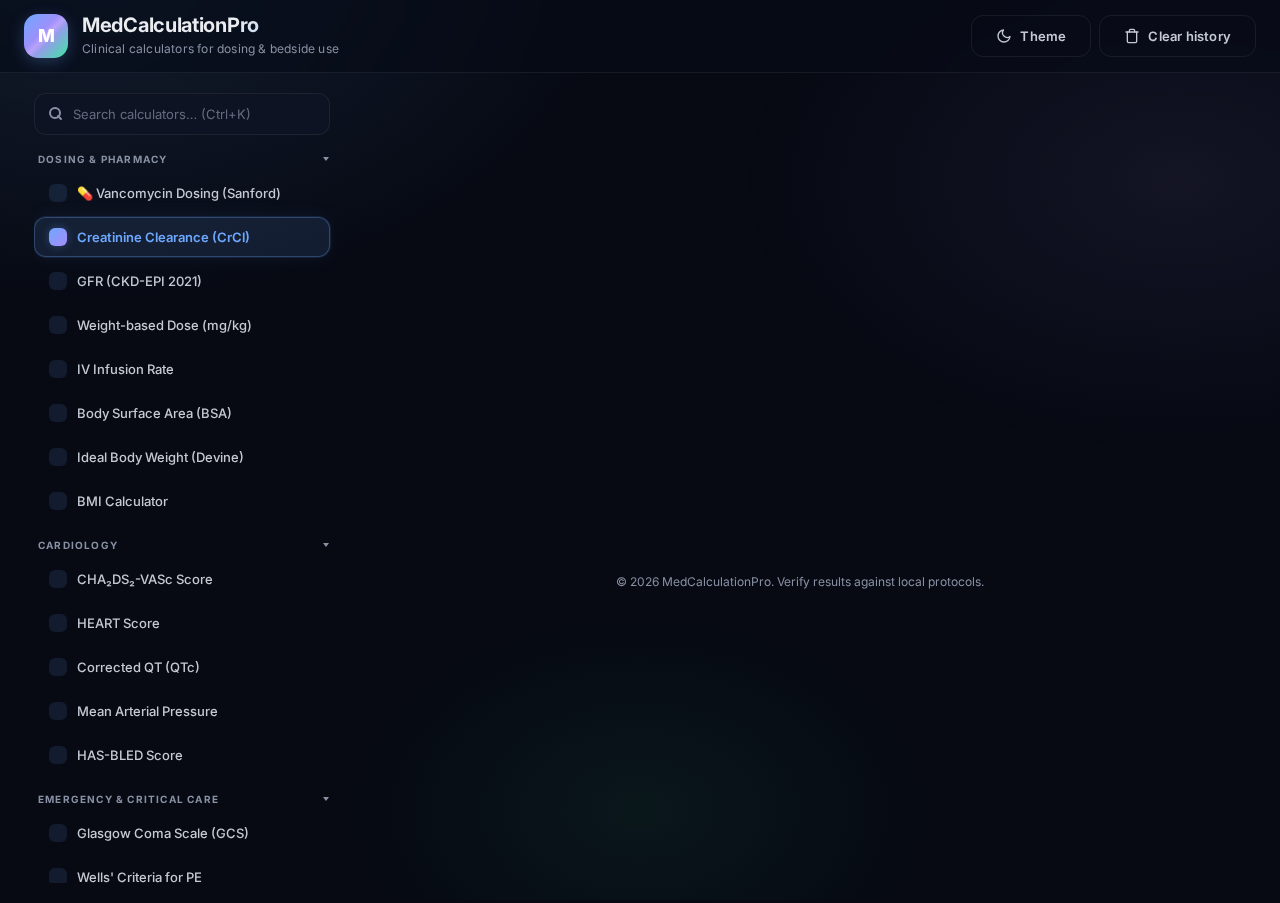
<file: index.html>
<!doctype html>
<html lang="en">
<head>
  <meta charset="utf-8" />
  <meta name="viewport" content="width=device-width,initial-scale=1" />
  <title>MedCalculationPro — Free Online Medical Calculators for Clinical Use</title>
  <meta name="description" content="MedCalculationPro: 60+ free evidence-based medical calculators including Vancomycin dosing, CrCl, BMI, MELD, CHA₂DS₂-VASc, Wells score, and more. Fast, offline-ready clinical tools for pharmacists, physicians, and nurses." />
  <meta name="keywords" content="MedCalculationPro, medical calculator, clinical calculator, vancomycin dosing calculator, creatinine clearance, CrCl calculator, BMI calculator, MELD score, CHA2DS2-VASc, Wells score, drug dosing, pharmacy calculator, evidence-based medicine, clinical decision support, bedside calculator, free medical tools" />
  <meta name="author" content="MedCalculationPro" />
  <meta name="robots" content="index, follow" />
  <link rel="canonical" href="https://tofo777-glitch.github.io/medcalcpro/" />

  <!-- Open Graph / Facebook -->
  <meta property="og:type" content="website" />
  <meta property="og:url" content="https://tofo777-glitch.github.io/medcalcpro/" />
  <meta property="og:title" content="MedCalculationPro — 60+ Free Clinical Calculators" />
  <meta property="og:description" content="Free evidence-based medical calculators for Vancomycin dosing, CrCl, BMI, MELD, CHA₂DS₂-VASc, Wells score, and more. Fast, offline-ready tools for healthcare professionals." />
  <meta property="og:site_name" content="MedCalculationPro" />
  <meta property="og:image" content="data:image/svg+xml,<svg xmlns='http://www.w3.org/2000/svg' viewBox='0 0 1200 630'><rect width='1200' height='630' fill='%23070a13'/><text x='600' y='340' font-size='80' font-weight='800' fill='%236ea8fe' text-anchor='middle'>MedCalculationPro</text></svg>" />

  <!-- Twitter Card -->
  <meta name="twitter:card" content="summary_large_image" />
  <meta name="twitter:title" content="MedCalculationPro — 60+ Free Clinical Calculators" />
  <meta name="twitter:description" content="Free evidence-based medical calculators for clinical use. Vancomycin dosing, CrCl, BMI, MELD, and 56 more." />

  <!-- Structured Data (JSON-LD) -->
  <script type="application/ld+json">
  {
    "@context": "https://schema.org",
    "@type": "WebApplication",
    "name": "MedCalculationPro",
    "url": "https://tofo777-glitch.github.io/medcalcpro/",
    "description": "60+ free evidence-based medical calculators for clinical decision support including Vancomycin dosing, creatinine clearance, BMI, MELD, CHA₂DS₂-VASc, Wells score, and more.",
    "applicationCategory": "HealthApplication",
    "operatingSystem": "Any",
    "offers": {
      "@type": "Offer",
      "price": "0",
      "priceCurrency": "USD"
    },
    "featureList": [
      "Vancomycin Dosing Calculator (Sanford Guide)",
      "Creatinine Clearance (Cockcroft-Gault)",
      "BMI Calculator",
      "MELD Score",
      "CHA₂DS₂-VASc Score",
      "Wells Score for DVT and PE",
      "Corrected Calcium",
      "Anion Gap",
      "60+ clinical calculators"
    ],
    "audience": {
      "@type": "MedicalAudience",
      "audienceType": "Clinician"
    }
  }
  </script>

  <meta name="theme-color" content="#070a13" />
  <link rel="icon" href="data:image/svg+xml,<svg xmlns='http://www.w3.org/2000/svg' viewBox='0 0 100 100'><rect rx='20' width='100' height='100' fill='%236ea8fe'/><text x='50' y='72' font-size='60' font-weight='800' fill='white' text-anchor='middle'>M</text></svg>" />
  <link rel="manifest" href="manifest.json" />
  <link rel="preconnect" href="https://fonts.googleapis.com" />
  <link rel="preconnect" href="https://fonts.gstatic.com" crossorigin />
  <link rel="preload" href="https://fonts.googleapis.com/css2?family=Inter:wght@400;500;600;700;800&display=swap" as="style" onload="this.onload=null;this.rel='stylesheet'" />
  <noscript><link rel="stylesheet" href="https://fonts.googleapis.com/css2?family=Inter:wght@400;500;600;700;800&display=swap" /></noscript>
  <link rel="stylesheet" href="styles.css" />
</head>
<body>
  <header class="header">
    <div class="brand">
      <div class="logo" aria-hidden="true">M</div>
      <div>
        <h1>MedCalculationPro</h1>
        <p class="subtitle">Clinical calculators for dosing & bedside use</p>
      </div>
    </div>

    <div class="header-actions">
      <button id="btnTheme" class="btn btn-ghost" type="button" title="Toggle theme">
        <svg id="iconTheme" xmlns="http://www.w3.org/2000/svg" width="16" height="16" viewBox="0 0 24 24" fill="none" stroke="currentColor" stroke-width="2" stroke-linecap="round" stroke-linejoin="round"><path d="M21 12.79A9 9 0 1 1 11.21 3 7 7 0 0 0 21 12.79z"/></svg>
        <span class="btn-label">Theme</span>
      </button>
      <button id="btnClearHistory" class="btn btn-ghost" type="button" title="Clear saved results">
        <svg xmlns="http://www.w3.org/2000/svg" width="16" height="16" viewBox="0 0 24 24" fill="none" stroke="currentColor" stroke-width="2" stroke-linecap="round" stroke-linejoin="round"><polyline points="3 6 5 6 21 6"/><path d="M19 6v14a2 2 0 0 1-2 2H7a2 2 0 0 1-2-2V6m3 0V4a2 2 0 0 1 2-2h4a2 2 0 0 1 2 2v2"/></svg>
        <span class="btn-label">Clear history</span>
      </button>
    </div>
  </header>

  <main class="layout">
    <aside class="sidebar">
      <div class="search">
        <input id="searchInput" type="search" placeholder="Search calculators… (Ctrl+K)" autocomplete="off" />
      </div>

      <section id="favoritesSection" class="panel favorites-panel" style="display:none">
        <h3>&#11088; Favorites</h3>
        <div id="favoritesNav" class="nav"></div>
      </section>

      <nav class="nav" aria-label="Calculators">
        <p class="nav-category">Dosing & Pharmacy</p>
        <button class="nav-item" data-target="calc-vancomycin" type="button">💊 Vancomycin Dosing (Sanford)</button>
        <button class="nav-item active" data-target="calc-crcl" type="button">Creatinine Clearance (CrCl)</button>
        <button class="nav-item" data-target="calc-gfr" type="button">GFR (CKD-EPI 2021)</button>
        <button class="nav-item" data-target="calc-mgkg" type="button">Weight-based Dose (mg/kg)</button>
        <button class="nav-item" data-target="calc-infusion" type="button">IV Infusion Rate</button>
        <button class="nav-item" data-target="calc-bsa" type="button">Body Surface Area (BSA)</button>
        <button class="nav-item" data-target="calc-ibw" type="button">Ideal Body Weight (Devine)</button>
        <button class="nav-item" data-target="calc-bmi" type="button">BMI Calculator</button>

        <p class="nav-category">Cardiology</p>
        <button class="nav-item" data-target="calc-chadsvasc" type="button">CHA₂DS₂-VASc Score</button>
        <button class="nav-item" data-target="calc-heart" type="button">HEART Score</button>
        <button class="nav-item" data-target="calc-qtc" type="button">Corrected QT (QTc)</button>
        <button class="nav-item" data-target="calc-map" type="button">Mean Arterial Pressure</button>
        <button class="nav-item" data-target="calc-hasbled" type="button">HAS-BLED Score</button>

        <p class="nav-category">Emergency & Critical Care</p>
        <button class="nav-item" data-target="calc-gcs" type="button">Glasgow Coma Scale (GCS)</button>
        <button class="nav-item" data-target="calc-wells-pe" type="button">Wells' Criteria for PE</button>
        <button class="nav-item" data-target="calc-wells-dvt" type="button">Wells' Criteria for DVT</button>
        <button class="nav-item" data-target="calc-perc" type="button">PERC Rule for PE</button>
        <button class="nav-item" data-target="calc-curb65" type="button">CURB-65 (Pneumonia)</button>
        <button class="nav-item" data-target="calc-qsofa" type="button">qSOFA Score</button>
        <button class="nav-item" data-target="calc-news2" type="button">NEWS2 Score</button>
        <button class="nav-item" data-target="calc-parkland" type="button">Parkland Formula (Burns)</button>

        <p class="nav-category">Electrolytes & ABG</p>
        <button class="nav-item" data-target="calc-na" type="button">Corrected Sodium</button>
        <button class="nav-item" data-target="calc-ca" type="button">Corrected Calcium</button>
        <button class="nav-item" data-target="calc-anion" type="button">Anion Gap</button>
        <button class="nav-item" data-target="calc-winters" type="button">Winters' Formula</button>
        <button class="nav-item" data-target="calc-osm" type="button">Serum Osmolality</button>
        <button class="nav-item" data-target="calc-aagradient" type="button">A-a Gradient</button>
        <button class="nav-item" data-target="calc-fena" type="button">FENa</button>

        <p class="nav-category">Hepatology</p>
        <button class="nav-item" data-target="calc-meld" type="button">MELD Score</button>
        <button class="nav-item" data-target="calc-childpugh" type="button">Child-Pugh Score</button>
        <button class="nav-item" data-target="calc-fib4" type="button">FIB-4 Index</button>

        <p class="nav-category">Neurology</p>
        <button class="nav-item" data-target="calc-nihss" type="button">NIH Stroke Scale (NIHSS)</button>
        <button class="nav-item" data-target="calc-abcd2" type="button">ABCD² Score for TIA</button>

        <p class="nav-category">Nephrology</p>
        <button class="nav-item" data-target="calc-mdrd" type="button">MDRD GFR Equation</button>
        <button class="nav-item" data-target="calc-freewater" type="button">Free Water Deficit</button>

        <p class="nav-category">Pulmonology</p>
        <button class="nav-item" data-target="calc-psi" type="button">PSI/PORT Score (Pneumonia)</button>
        <button class="nav-item" data-target="calc-pesi" type="button">PESI (PE Severity)</button>
        <button class="nav-item" data-target="calc-years" type="button">YEARS Algorithm for PE</button>
        <button class="nav-item" data-target="calc-abg" type="button">ABG Analyzer</button>

        <p class="nav-category">Critical Care</p>
        <button class="nav-item" data-target="calc-sofa" type="button">SOFA Score</button>
        <button class="nav-item" data-target="calc-sirs" type="button">SIRS / Sepsis Criteria</button>
        <button class="nav-item" data-target="calc-apache2" type="button">APACHE II Score</button>
        <button class="nav-item" data-target="calc-maintenance" type="button">Maintenance Fluids (4-2-1)</button>

        <p class="nav-category">Cardiology (cont.)</p>
        <button class="nav-item" data-target="calc-ascvd" type="button">ASCVD 10-Year Risk</button>
        <button class="nav-item" data-target="calc-rcri" type="button">Revised Cardiac Risk Index</button>
        <button class="nav-item" data-target="calc-grace" type="button">GRACE ACS Risk Calculator</button>
        <button class="nav-item" data-target="calc-ldl" type="button">LDL Calculated (Friedewald)</button>

        <p class="nav-category">Surgery / GI</p>
        <button class="nav-item" data-target="calc-alvarado" type="button">Alvarado Score (Appendicitis)</button>
        <button class="nav-item" data-target="calc-gbs" type="button">Glasgow-Blatchford (GI Bleed)</button>
        <button class="nav-item" data-target="calc-caprini" type="button">Caprini VTE Risk Score</button>

        <p class="nav-category">Hematology / VTE</p>
        <button class="nav-item" data-target="calc-padua" type="button">Padua VTE Prediction</button>

        <p class="nav-category">Infectious Disease</p>
        <button class="nav-item" data-target="calc-centor" type="button">Centor Score (Strep)</button>

        <p class="nav-category">Toxicology</p>
        <button class="nav-item" data-target="calc-ciwa" type="button">CIWA-Ar (Alcohol Withdrawal)</button>

        <p class="nav-category">Endocrine</p>
        <button class="nav-item" data-target="calc-homa" type="button">HOMA-IR (Insulin Resistance)</button>

        <p class="nav-category">Psychiatry</p>
        <button class="nav-item" data-target="calc-phq9" type="button">PHQ-9 (Depression)</button>

        <p class="nav-category">Pediatrics</p>
        <button class="nav-item" data-target="calc-pecarn" type="button">PECARN Head Injury</button>

        <p class="nav-category">OB/GYN</p>
        <button class="nav-item" data-target="calc-pregnancy" type="button">Pregnancy Due Dates</button>

        <p class="nav-category">Pharmacy</p>
        <button class="nav-item" data-target="calc-steroid" type="button">Steroid Conversion</button>
        <button class="nav-item" data-target="calc-canadian" type="button">Canadian CT Head Rule</button>

        <p class="nav-category">Tools</p>
        <button class="nav-item" data-target="calc-convert" type="button">Unit Converter</button>
      </nav>

      <section class="panel">
        <h3>&#128203; Saved results</h3>
        <div id="history" class="history"></div>
      </section>

      <section class="panel disclaimer">
        <h3>&#9888;&#65039; Clinical disclaimer</h3>
        <p>
          MedCalculationPro is for informational/educational use only and does not replace clinical judgment,
          institutional protocols, or specialist advice. Always verify inputs, units, and results.
        </p>
      </section>
    </aside>

    <section class="content">
      <!-- CrCl -->
      <article id="calc-crcl" class="card calc active" data-name="creatinine clearance crcl cockcroft gault">
        <header class="card-header">
          <h2>Creatinine Clearance (Cockcroft–Gault)</h2>
          <p class="muted">Estimates CrCl in mL/min from age, weight, SCr, and sex.</p>
        </header>

        <form id="formCrCl" class="grid" autocomplete="off">
          <div class="field">
            <label for="crclAge">Age (years)</label>
            <input id="crclAge" inputmode="decimal" type="number" min="0" step="1" placeholder="e.g., 55" required />
          </div>

          <div class="field">
            <label for="crclSex">Sex</label>
            <select id="crclSex" required>
              <option value="male">Male</option>
              <option value="female">Female</option>
            </select>
          </div>

          <div class="field">
            <label for="crclWeight">Weight</label>
            <div class="row">
              <input id="crclWeight" inputmode="decimal" type="number" min="0" step="0.1" placeholder="e.g., 78" required />
              <select id="crclWeightUnit" aria-label="Weight unit">
                <option value="kg">kg</option>
                <option value="lb">lb</option>
              </select>
            </div>
          </div>

          <div class="field">
            <label for="crclScr">Serum Creatinine (SCr)</label>
            <div class="row">
              <input id="crclScr" inputmode="decimal" type="number" min="0" step="0.01" placeholder="e.g., 1.1" required />
              <select id="crclScrUnit" aria-label="SCr unit">
                <option value="mgdl">mg/dL</option>
                <option value="umol">µmol/L</option>
              </select>
            </div>
          </div>

          <div class="actions">
            <button class="btn" type="submit">Calculate</button>
            <button class="btn btn-ghost" type="button" data-reset="formCrCl">Reset</button>
          </div>
        </form>

        <div class="result" id="crclResult" aria-live="polite"></div>
        <details class="details">
          <summary>Formula</summary>
          <p class="mono">
            CrCl (mL/min) = ((140 − age) × weight(kg)) / (72 × SCr(mg/dL)) × (0.85 if female)
          </p>
        </details>
      </article>

      <!-- mg/kg -->
      <article id="calc-mgkg" class="card calc" data-name="mg kg dose weight based dosing pediatric">
        <header class="card-header">
          <h2>Weight-based Dose (mg/kg)</h2>
          <p class="muted">Calculates total dose based on weight and mg/kg dose.</p>
        </header>

        <form id="formMgKg" class="grid" autocomplete="off">
          <div class="field">
            <label for="mgkgWeight">Weight</label>
            <div class="row">
              <input id="mgkgWeight" inputmode="decimal" type="number" min="0" step="0.1" placeholder="e.g., 22.5" required />
              <select id="mgkgWeightUnit" aria-label="Weight unit">
                <option value="kg">kg</option>
                <option value="lb">lb</option>
              </select>
            </div>
          </div>

          <div class="field">
            <label for="mgkgDose">Dose (mg/kg)</label>
            <input id="mgkgDose" inputmode="decimal" type="number" min="0" step="0.01" placeholder="e.g., 10" required />
          </div>

          <div class="field">
            <label for="mgkgMax">Optional max dose (mg)</label>
            <input id="mgkgMax" inputmode="decimal" type="number" min="0" step="0.1" placeholder="e.g., 1000" />
          </div>

          <div class="actions">
            <button class="btn" type="submit">Calculate</button>
            <button class="btn btn-ghost" type="button" data-reset="formMgKg">Reset</button>
          </div>
        </form>

        <div class="result" id="mgkgResult" aria-live="polite"></div>
      </article>

      <!-- Infusion -->
      <article id="calc-infusion" class="card calc" data-name="infusion rate ml hr mcg kg min drip iv">
        <header class="card-header">
          <h2>IV Infusion Rate</h2>
          <p class="muted">Converts ordered dose to mL/hr based on concentration.</p>
        </header>

        <form id="formInfusion" class="grid" autocomplete="off">
          <div class="field">
            <label for="infDose">Ordered dose</label>
            <div class="row">
              <input id="infDose" inputmode="decimal" type="number" min="0" step="0.01" placeholder="e.g., 5" required />
              <select id="infDoseUnit" aria-label="Dose unit">
                <option value="mcgkgmin">mcg/kg/min</option>
                <option value="mckgmin">mcg/kg/min</option>
                <option value="mghr">mg/hr</option>
                <option value="mcgmin">mcg/min</option>
              </select>
            </div>
          </div>

          <div class="field">
            <label for="infWeight">Patient weight (needed for mcg/kg/min)</label>
            <div class="row">
              <input id="infWeight" inputmode="decimal" type="number" min="0" step="0.1" placeholder="e.g., 70" />
              <select id="infWeightUnit" aria-label="Weight unit">
                <option value="kg">kg</option>
                <option value="lb">lb</option>
              </select>
            </div>
          </div>

          <div class="field">
            <label for="infConc">Concentration</label>
            <div class="row">
              <input id="infConc" inputmode="decimal" type="number" min="0" step="0.01" placeholder="e.g., 200" required />
              <select id="infConcUnit" aria-label="Concentration unit">
                <option value="mcgml">mcg/mL</option>
                <option value="mgml">mg/mL</option>
              </select>
            </div>
          </div>

          <div class="actions">
            <button class="btn" type="submit">Calculate</button>
            <button class="btn btn-ghost" type="button" data-reset="formInfusion">Reset</button>
          </div>
        </form>

        <div class="result" id="infResult" aria-live="polite"></div>
        <details class="details">
          <summary>Notes</summary>
          <ul class="muted">
            <li>Always verify concentration preparation and pump settings.</li>
            <li>If using mcg/kg/min, weight is required.</li>
          </ul>
        </details>
      </article>

      <!-- BSA -->
      <article id="calc-bsa" class="card calc" data-name="bsa body surface area mosteller">
        <header class="card-header">
          <h2>Body Surface Area (Mosteller)</h2>
          <p class="muted">BSA (m²) = sqrt( (height(cm) × weight(kg)) / 3600 )</p>
        </header>

        <form id="formBsa" class="grid" autocomplete="off">
          <div class="field">
            <label for="bsaWeight">Weight</label>
            <div class="row">
              <input id="bsaWeight" inputmode="decimal" type="number" min="0" step="0.1" placeholder="e.g., 70" required />
              <select id="bsaWeightUnit" aria-label="Weight unit">
                <option value="kg">kg</option>
                <option value="lb">lb</option>
              </select>
            </div>
          </div>

          <div class="field">
            <label for="bsaHeight">Height</label>
            <div class="row">
              <input id="bsaHeight" inputmode="decimal" type="number" min="0" step="0.1" placeholder="e.g., 170" required />
              <select id="bsaHeightUnit" aria-label="Height unit">
                <option value="cm">cm</option>
                <option value="in">in</option>
              </select>
            </div>
          </div>

          <div class="actions">
            <button class="btn" type="submit">Calculate</button>
            <button class="btn btn-ghost" type="button" data-reset="formBsa">Reset</button>
          </div>
        </form>

        <div class="result" id="bsaResult" aria-live="polite"></div>
      </article>

      <!-- GFR CKD-EPI -->
      <article id="calc-gfr" class="card calc" data-name="gfr ckd epi glomerular filtration rate egfr kidney">
        <header class="card-header">
          <h2>GFR — CKD-EPI 2021</h2>
          <p class="muted">Estimates GFR without race variable (2021 CKD-EPI creatinine equation).</p>
        </header>
        <form id="formGfr" class="grid" autocomplete="off">
          <div class="field"><label for="gfrAge">Age (years)</label><input id="gfrAge" type="number" min="18" max="120" step="1" placeholder="e.g., 55" required /></div>
          <div class="field"><label for="gfrSex">Sex</label><select id="gfrSex" required><option value="male">Male</option><option value="female">Female</option></select></div>
          <div class="field"><label for="gfrScr">Serum Creatinine</label><div class="row"><input id="gfrScr" type="number" min="0" step="0.01" placeholder="e.g., 1.1" required /><select id="gfrScrUnit"><option value="mgdl">mg/dL</option><option value="umol">µmol/L</option></select></div></div>
          <div class="actions"><button class="btn" type="submit">Calculate</button><button class="btn btn-ghost" type="button" data-reset="formGfr">Reset</button></div>
        </form>
        <div class="result" id="gfrResult" aria-live="polite"></div>
        <details class="details"><summary>About CKD-EPI 2021</summary><p class="muted tiny">Uses the 2021 CKD-EPI equation without race. eGFR = 142 × min(SCr/κ, 1)^α × max(SCr/κ, 1)^(−1.200) × 0.9938^Age × (1.012 if female). κ = 0.7 (F), 0.9 (M); α = −0.241 (F), −0.302 (M).</p></details>
      </article>

      <!-- IBW -->
      <article id="calc-ibw" class="card calc" data-name="ideal body weight devine ibw adjusted dosing">
        <header class="card-header">
          <h2>Ideal Body Weight (Devine)</h2>
          <p class="muted">Calculates IBW and Adjusted Body Weight (ABW).</p>
        </header>
        <form id="formIbw" class="grid" autocomplete="off">
          <div class="field"><label for="ibwSex">Sex</label><select id="ibwSex" required><option value="male">Male</option><option value="female">Female</option></select></div>
          <div class="field"><label for="ibwHeight">Height</label><div class="row"><input id="ibwHeight" type="number" min="0" step="0.1" placeholder="e.g., 170" required /><select id="ibwHeightUnit"><option value="cm">cm</option><option value="in">in</option></select></div></div>
          <div class="field"><label for="ibwActual">Actual Weight (optional, for ABW)</label><div class="row"><input id="ibwActual" type="number" min="0" step="0.1" placeholder="e.g., 90" /><select id="ibwActualUnit"><option value="kg">kg</option><option value="lb">lb</option></select></div></div>
          <div class="actions"><button class="btn" type="submit">Calculate</button><button class="btn btn-ghost" type="button" data-reset="formIbw">Reset</button></div>
        </form>
        <div class="result" id="ibwResult" aria-live="polite"></div>
      </article>

      <!-- BMI -->
      <article id="calc-bmi" class="card calc" data-name="bmi body mass index obesity overweight">
        <header class="card-header">
          <h2>BMI Calculator</h2>
          <p class="muted">Body Mass Index = weight(kg) / height(m)²</p>
        </header>
        <form id="formBmi" class="grid" autocomplete="off">
          <div class="field"><label for="bmiWeight">Weight</label><div class="row"><input id="bmiWeight" type="number" min="0" step="0.1" placeholder="e.g., 70" required /><select id="bmiWeightUnit"><option value="kg">kg</option><option value="lb">lb</option></select></div></div>
          <div class="field"><label for="bmiHeight">Height</label><div class="row"><input id="bmiHeight" type="number" min="0" step="0.1" placeholder="e.g., 170" required /><select id="bmiHeightUnit"><option value="cm">cm</option><option value="in">in</option></select></div></div>
          <div class="actions"><button class="btn" type="submit">Calculate</button><button class="btn btn-ghost" type="button" data-reset="formBmi">Reset</button></div>
        </form>
        <div class="result" id="bmiResult" aria-live="polite"></div>
      </article>

      <!-- CHA2DS2-VASc -->
      <article id="calc-chadsvasc" class="card calc" data-name="chadsvasc cha2ds2 vasc atrial fibrillation afib stroke risk anticoagulation">
        <header class="card-header">
          <h2>CHA₂DS₂-VASc Score</h2>
          <p class="muted">Estimates stroke risk in non-valvular atrial fibrillation.</p>
        </header>
        <form id="formChadsvasc" class="grid" autocomplete="off">
          <div class="field"><label for="cvAge">Age</label><select id="cvAge" required><option value="0">< 65</option><option value="1">65–74</option><option value="2">≥ 75</option></select></div>
          <div class="field"><label for="cvSex">Sex</label><select id="cvSex" required><option value="0">Male</option><option value="1">Female</option></select></div>
          <div class="field"><label for="cvChf">CHF history</label><select id="cvChf"><option value="0">No</option><option value="1">Yes (+1)</option></select></div>
          <div class="field"><label for="cvHtn">Hypertension</label><select id="cvHtn"><option value="0">No</option><option value="1">Yes (+1)</option></select></div>
          <div class="field"><label for="cvStroke">Stroke/TIA/TE</label><select id="cvStroke"><option value="0">No</option><option value="2">Yes (+2)</option></select></div>
          <div class="field"><label for="cvVasc">Vascular disease</label><select id="cvVasc"><option value="0">No</option><option value="1">Yes (+1)</option></select></div>
          <div class="field"><label for="cvDm">Diabetes</label><select id="cvDm"><option value="0">No</option><option value="1">Yes (+1)</option></select></div>
          <div class="actions"><button class="btn" type="submit">Calculate</button><button class="btn btn-ghost" type="button" data-reset="formChadsvasc">Reset</button></div>
        </form>
        <div class="result" id="chadsvascResult" aria-live="polite"></div>
      </article>

      <!-- HEART Score -->
      <article id="calc-heart" class="card calc" data-name="heart score chest pain acs major cardiac event mace">
        <header class="card-header">
          <h2>HEART Score</h2>
          <p class="muted">Risk stratification for major adverse cardiac events (MACE) in chest pain patients.</p>
        </header>
        <form id="formHeart" class="grid" autocomplete="off">
          <div class="field"><label for="heartH">History</label><select id="heartH" required><option value="0">Slightly suspicious (0)</option><option value="1">Moderately suspicious (1)</option><option value="2">Highly suspicious (2)</option></select></div>
          <div class="field"><label for="heartE">ECG</label><select id="heartE" required><option value="0">Normal (0)</option><option value="1">Non-specific repol. (1)</option><option value="2">Significant ST deviation (2)</option></select></div>
          <div class="field"><label for="heartA">Age</label><select id="heartA" required><option value="0">< 45 (0)</option><option value="1">45–64 (1)</option><option value="2">≥ 65 (2)</option></select></div>
          <div class="field"><label for="heartR">Risk factors</label><select id="heartR" required><option value="0">No known (0)</option><option value="1">1–2 risk factors (1)</option><option value="2">≥ 3 or h/o atherosclerosis (2)</option></select></div>
          <div class="field"><label for="heartT">Troponin</label><select id="heartT" required><option value="0">≤ normal limit (0)</option><option value="1">1–3× normal (1)</option><option value="2">> 3× normal (2)</option></select></div>
          <div class="actions"><button class="btn" type="submit">Calculate</button><button class="btn btn-ghost" type="button" data-reset="formHeart">Reset</button></div>
        </form>
        <div class="result" id="heartResult" aria-live="polite"></div>
      </article>

      <!-- QTc -->
      <article id="calc-qtc" class="card calc" data-name="corrected qt qtc bazett fridericia ecg prolongation">
        <header class="card-header">
          <h2>Corrected QT Interval (QTc)</h2>
          <p class="muted">Bazett, Fridericia, Framingham & Hodges formulas.</p>
        </header>
        <form id="formQtc" class="grid" autocomplete="off">
          <div class="field"><label for="qtcQt">QT interval (ms)</label><input id="qtcQt" type="number" min="0" step="1" placeholder="e.g., 420" required /></div>
          <div class="field"><label for="qtcHr">Heart rate (bpm)</label><input id="qtcHr" type="number" min="1" step="1" placeholder="e.g., 72" required /></div>
          <div class="actions"><button class="btn" type="submit">Calculate</button><button class="btn btn-ghost" type="button" data-reset="formQtc">Reset</button></div>
        </form>
        <div class="result" id="qtcResult" aria-live="polite"></div>
      </article>

      <!-- MAP -->
      <article id="calc-map" class="card calc" data-name="mean arterial pressure map blood pressure systolic diastolic">
        <header class="card-header">
          <h2>Mean Arterial Pressure (MAP)</h2>
          <p class="muted">MAP = DBP + ⅓(SBP − DBP)</p>
        </header>
        <form id="formMap" class="grid" autocomplete="off">
          <div class="field"><label for="mapSbp">Systolic BP (mmHg)</label><input id="mapSbp" type="number" min="0" step="1" placeholder="e.g., 120" required /></div>
          <div class="field"><label for="mapDbp">Diastolic BP (mmHg)</label><input id="mapDbp" type="number" min="0" step="1" placeholder="e.g., 80" required /></div>
          <div class="actions"><button class="btn" type="submit">Calculate</button><button class="btn btn-ghost" type="button" data-reset="formMap">Reset</button></div>
        </form>
        <div class="result" id="mapResult" aria-live="polite"></div>
      </article>

      <!-- HAS-BLED -->
      <article id="calc-hasbled" class="card calc" data-name="has bled hasbled bleeding risk anticoagulation warfarin">
        <header class="card-header">
          <h2>HAS-BLED Score</h2>
          <p class="muted">Estimates risk of major bleeding for patients on anticoagulation.</p>
        </header>
        <form id="formHasbled" class="grid" autocomplete="off">
          <div class="field"><label for="hbHtn">Hypertension (uncontrolled, SBP>160)</label><select id="hbHtn"><option value="0">No</option><option value="1">Yes (+1)</option></select></div>
          <div class="field"><label for="hbRenal">Abnormal renal function</label><select id="hbRenal"><option value="0">No</option><option value="1">Yes (+1)</option></select></div>
          <div class="field"><label for="hbLiver">Abnormal liver function</label><select id="hbLiver"><option value="0">No</option><option value="1">Yes (+1)</option></select></div>
          <div class="field"><label for="hbStroke">Stroke history</label><select id="hbStroke"><option value="0">No</option><option value="1">Yes (+1)</option></select></div>
          <div class="field"><label for="hbBleed">Bleeding history/predisposition</label><select id="hbBleed"><option value="0">No</option><option value="1">Yes (+1)</option></select></div>
          <div class="field"><label for="hbInr">Labile INR</label><select id="hbInr"><option value="0">No</option><option value="1">Yes (+1)</option></select></div>
          <div class="field"><label for="hbAge">Age > 65</label><select id="hbAge"><option value="0">No</option><option value="1">Yes (+1)</option></select></div>
          <div class="field"><label for="hbDrug">Drugs (antiplatelets/NSAIDs)</label><select id="hbDrug"><option value="0">No</option><option value="1">Yes (+1)</option></select></div>
          <div class="field"><label for="hbAlc">Alcohol use (≥8/wk)</label><select id="hbAlc"><option value="0">No</option><option value="1">Yes (+1)</option></select></div>
          <div class="actions"><button class="btn" type="submit">Calculate</button><button class="btn btn-ghost" type="button" data-reset="formHasbled">Reset</button></div>
        </form>
        <div class="result" id="hasbledResult" aria-live="polite"></div>
      </article>

      <!-- GCS -->
      <article id="calc-gcs" class="card calc" data-name="glasgow coma scale gcs eye verbal motor neurological trauma">
        <header class="card-header">
          <h2>Glasgow Coma Scale (GCS)</h2>
          <p class="muted">Quantifies level of consciousness after brain injury (3–15).</p>
        </header>
        <form id="formGcs" class="grid" autocomplete="off">
          <div class="field"><label for="gcsE">Eye opening</label><select id="gcsE" required><option value="1">1 – No response</option><option value="2">2 – To pressure</option><option value="3">3 – To voice</option><option value="4">4 – Spontaneous</option></select></div>
          <div class="field"><label for="gcsV">Verbal response</label><select id="gcsV" required><option value="1">1 – No response</option><option value="2">2 – Incomprehensible</option><option value="3">3 – Inappropriate words</option><option value="4">4 – Confused</option><option value="5">5 – Oriented</option></select></div>
          <div class="field"><label for="gcsM">Motor response</label><select id="gcsM" required><option value="1">1 – No response</option><option value="2">2 – Extension</option><option value="3">3 – Abnormal flexion</option><option value="4">4 – Withdrawal</option><option value="5">5 – Localizing</option><option value="6">6 – Obeys commands</option></select></div>
          <div class="actions"><button class="btn" type="submit">Calculate</button><button class="btn btn-ghost" type="button" data-reset="formGcs">Reset</button></div>
        </form>
        <div class="result" id="gcsResult" aria-live="polite"></div>
      </article>

      <!-- Wells PE -->
      <article id="calc-wells-pe" class="card calc" data-name="wells criteria pe pulmonary embolism probability">
        <header class="card-header">
          <h2>Wells' Criteria for Pulmonary Embolism</h2>
          <p class="muted">Estimates clinical probability of PE.</p>
        </header>
        <form id="formWellsPe" class="grid" autocomplete="off">
          <div class="field"><label for="wpeDvt">Clinical signs/symptoms of DVT</label><select id="wpeDvt"><option value="0">No</option><option value="3">Yes (+3)</option></select></div>
          <div class="field"><label for="wpePe">PE is #1 diagnosis, or equally likely</label><select id="wpePe"><option value="0">No</option><option value="3">Yes (+3)</option></select></div>
          <div class="field"><label for="wpeHr">Heart rate > 100</label><select id="wpeHr"><option value="0">No</option><option value="1.5">Yes (+1.5)</option></select></div>
          <div class="field"><label for="wpeImmob">Immobilization ≥ 3 days / surgery in past 4 wks</label><select id="wpeImmob"><option value="0">No</option><option value="1.5">Yes (+1.5)</option></select></div>
          <div class="field"><label for="wpePrev">Previous DVT/PE</label><select id="wpePrev"><option value="0">No</option><option value="1.5">Yes (+1.5)</option></select></div>
          <div class="field"><label for="wpeHemo">Hemoptysis</label><select id="wpeHemo"><option value="0">No</option><option value="1">Yes (+1)</option></select></div>
          <div class="field"><label for="wpeMalig">Malignancy (treatment within 6 mo or palliative)</label><select id="wpeMalig"><option value="0">No</option><option value="1">Yes (+1)</option></select></div>
          <div class="actions"><button class="btn" type="submit">Calculate</button><button class="btn btn-ghost" type="button" data-reset="formWellsPe">Reset</button></div>
        </form>
        <div class="result" id="wellsPeResult" aria-live="polite"></div>
      </article>

      <!-- Wells DVT -->
      <article id="calc-wells-dvt" class="card calc" data-name="wells criteria dvt deep vein thrombosis probability">
        <header class="card-header">
          <h2>Wells' Criteria for DVT</h2>
          <p class="muted">Estimates clinical probability of DVT.</p>
        </header>
        <form id="formWellsDvt" class="grid" autocomplete="off">
          <div class="field"><label for="wdCancer">Active cancer (treatment ≤ 6 mo or palliative)</label><select id="wdCancer"><option value="0">No</option><option value="1">Yes (+1)</option></select></div>
          <div class="field"><label for="wdParalysis">Paralysis/paresis/immobilization of LE</label><select id="wdParalysis"><option value="0">No</option><option value="1">Yes (+1)</option></select></div>
          <div class="field"><label for="wdBedridden">Bedridden > 3 days or major surgery ≤ 12 wks</label><select id="wdBedridden"><option value="0">No</option><option value="1">Yes (+1)</option></select></div>
          <div class="field"><label for="wdTender">Localized tenderness along deep veins</label><select id="wdTender"><option value="0">No</option><option value="1">Yes (+1)</option></select></div>
          <div class="field"><label for="wdSwelling">Entire leg swollen</label><select id="wdSwelling"><option value="0">No</option><option value="1">Yes (+1)</option></select></div>
          <div class="field"><label for="wdCalf">Calf swelling ≥ 3 cm vs. other leg</label><select id="wdCalf"><option value="0">No</option><option value="1">Yes (+1)</option></select></div>
          <div class="field"><label for="wdPitting">Pitting edema (greater in symptomatic leg)</label><select id="wdPitting"><option value="0">No</option><option value="1">Yes (+1)</option></select></div>
          <div class="field"><label for="wdCollat">Collateral superficial veins</label><select id="wdCollat"><option value="0">No</option><option value="1">Yes (+1)</option></select></div>
          <div class="field"><label for="wdPrevDvt">Previously documented DVT</label><select id="wdPrevDvt"><option value="0">No</option><option value="1">Yes (+1)</option></select></div>
          <div class="field"><label for="wdAlt">Alternative diagnosis at least as likely</label><select id="wdAlt"><option value="0">No</option><option value="-2">Yes (−2)</option></select></div>
          <div class="actions"><button class="btn" type="submit">Calculate</button><button class="btn btn-ghost" type="button" data-reset="formWellsDvt">Reset</button></div>
        </form>
        <div class="result" id="wellsDvtResult" aria-live="polite"></div>
      </article>

      <!-- PERC -->
      <article id="calc-perc" class="card calc" data-name="perc rule pulmonary embolism exclusion criteria">
        <header class="card-header">
          <h2>PERC Rule for PE</h2>
          <p class="muted">Rules out PE if all criteria are negative (in low-risk patients).</p>
        </header>
        <form id="formPerc" class="grid" autocomplete="off">
          <div class="field"><label for="percAge">Age ≥ 50</label><select id="percAge"><option value="0">No</option><option value="1">Yes</option></select></div>
          <div class="field"><label for="percHr">HR ≥ 100</label><select id="percHr"><option value="0">No</option><option value="1">Yes</option></select></div>
          <div class="field"><label for="percSat">SpO₂ < 95%</label><select id="percSat"><option value="0">No</option><option value="1">Yes</option></select></div>
          <div class="field"><label for="percHemo">Hemoptysis</label><select id="percHemo"><option value="0">No</option><option value="1">Yes</option></select></div>
          <div class="field"><label for="percEstrogen">Estrogen use</label><select id="percEstrogen"><option value="0">No</option><option value="1">Yes</option></select></div>
          <div class="field"><label for="percPrior">Prior DVT/PE</label><select id="percPrior"><option value="0">No</option><option value="1">Yes</option></select></div>
          <div class="field"><label for="percSurgery">Surgery/trauma ≤ 4 weeks</label><select id="percSurgery"><option value="0">No</option><option value="1">Yes</option></select></div>
          <div class="field"><label for="percSwelling">Unilateral leg swelling</label><select id="percSwelling"><option value="0">No</option><option value="1">Yes</option></select></div>
          <div class="actions"><button class="btn" type="submit">Calculate</button><button class="btn btn-ghost" type="button" data-reset="formPerc">Reset</button></div>
        </form>
        <div class="result" id="percResult" aria-live="polite"></div>
      </article>

      <!-- CURB-65 -->
      <article id="calc-curb65" class="card calc" data-name="curb 65 curb65 pneumonia severity community acquired cap">
        <header class="card-header">
          <h2>CURB-65 Score</h2>
          <p class="muted">Predicts mortality in community-acquired pneumonia to guide inpatient vs outpatient treatment.</p>
        </header>
        <form id="formCurb65" class="grid" autocomplete="off">
          <div class="field"><label for="cConfusion">Confusion (new-onset)</label><select id="cConfusion"><option value="0">No</option><option value="1">Yes (+1)</option></select></div>
          <div class="field"><label for="cUrea">BUN > 19 mg/dL (> 7 mmol/L)</label><select id="cUrea"><option value="0">No</option><option value="1">Yes (+1)</option></select></div>
          <div class="field"><label for="cRr">Respiratory rate ≥ 30</label><select id="cRr"><option value="0">No</option><option value="1">Yes (+1)</option></select></div>
          <div class="field"><label for="cBp">SBP < 90 or DBP ≤ 60</label><select id="cBp"><option value="0">No</option><option value="1">Yes (+1)</option></select></div>
          <div class="field"><label for="cAge65">Age ≥ 65</label><select id="cAge65"><option value="0">No</option><option value="1">Yes (+1)</option></select></div>
          <div class="actions"><button class="btn" type="submit">Calculate</button><button class="btn btn-ghost" type="button" data-reset="formCurb65">Reset</button></div>
        </form>
        <div class="result" id="curb65Result" aria-live="polite"></div>
      </article>

      <!-- qSOFA -->
      <article id="calc-qsofa" class="card calc" data-name="qsofa quick sofa sepsis organ failure assessment">
        <header class="card-header">
          <h2>qSOFA Score</h2>
          <p class="muted">Quick bedside screen for sepsis risk outside the ICU.</p>
        </header>
        <form id="formQsofa" class="grid" autocomplete="off">
          <div class="field"><label for="qsSbp">Systolic BP ≤ 100 mmHg</label><select id="qsSbp"><option value="0">No</option><option value="1">Yes (+1)</option></select></div>
          <div class="field"><label for="qsRr">Respiratory rate ≥ 22</label><select id="qsRr"><option value="0">No</option><option value="1">Yes (+1)</option></select></div>
          <div class="field"><label for="qsGcs">Altered mentation (GCS < 15)</label><select id="qsGcs"><option value="0">No</option><option value="1">Yes (+1)</option></select></div>
          <div class="actions"><button class="btn" type="submit">Calculate</button><button class="btn btn-ghost" type="button" data-reset="formQsofa">Reset</button></div>
        </form>
        <div class="result" id="qsofaResult" aria-live="polite"></div>
      </article>

      <!-- NEWS2 -->
      <article id="calc-news2" class="card calc" data-name="news2 national early warning score deterioration acuity">
        <header class="card-header">
          <h2>NEWS2 — National Early Warning Score</h2>
          <p class="muted">Detects clinical deterioration in acute illness. Aggregate score 0–20.</p>
        </header>
        <form id="formNews2" class="grid" autocomplete="off">
          <div class="field"><label for="n2Rr">Respiratory rate</label><select id="n2Rr" required><option value="3">≤ 8 (3)</option><option value="1">9–11 (1)</option><option value="0" selected>12–20 (0)</option><option value="2">21–24 (2)</option><option value="3b">≥ 25 (3)</option></select></div>
          <div class="field"><label for="n2Spo2">SpO₂ Scale 1</label><select id="n2Spo2" required><option value="3">≤ 91 (3)</option><option value="2">92–93 (2)</option><option value="1">94–95 (1)</option><option value="0" selected>≥ 96 (0)</option></select></div>
          <div class="field"><label for="n2Air">Air or O₂?</label><select id="n2Air" required><option value="0">Air (0)</option><option value="2">Oxygen (2)</option></select></div>
          <div class="field"><label for="n2Temp">Temperature (°C)</label><select id="n2Temp" required><option value="3">≤ 35.0 (3)</option><option value="1">35.1–36.0 (1)</option><option value="0" selected>36.1–38.0 (0)</option><option value="1b">38.1–39.0 (1)</option><option value="2">≥ 39.1 (2)</option></select></div>
          <div class="field"><label for="n2Sbp">Systolic BP</label><select id="n2Sbp" required><option value="3">≤ 90 (3)</option><option value="2">91–100 (2)</option><option value="1">101–110 (1)</option><option value="0" selected>111–219 (0)</option><option value="3b">≥ 220 (3)</option></select></div>
          <div class="field"><label for="n2Hr">Heart rate</label><select id="n2Hr" required><option value="3">≤ 40 (3)</option><option value="1">41–50 (1)</option><option value="0" selected>51–90 (0)</option><option value="1b">91–110 (1)</option><option value="2">111–130 (2)</option><option value="3c">≥ 131 (3)</option></select></div>
          <div class="field"><label for="n2Avpu">Consciousness</label><select id="n2Avpu" required><option value="0">Alert (0)</option><option value="3">CVPU (confusion/V/P/U) (3)</option></select></div>
          <div class="actions"><button class="btn" type="submit">Calculate</button><button class="btn btn-ghost" type="button" data-reset="formNews2">Reset</button></div>
        </form>
        <div class="result" id="news2Result" aria-live="polite"></div>
      </article>

      <!-- Parkland -->
      <article id="calc-parkland" class="card calc" data-name="parkland formula burns fluid resuscitation tbsa">
        <header class="card-header">
          <h2>Parkland Formula (Burns)</h2>
          <p class="muted">Fluid resuscitation in first 24h: 4 mL × weight(kg) × %TBSA.</p>
        </header>
        <form id="formParkland" class="grid" autocomplete="off">
          <div class="field"><label for="pkWeight">Weight</label><div class="row"><input id="pkWeight" type="number" min="0" step="0.1" placeholder="e.g., 70" required /><select id="pkWeightUnit"><option value="kg">kg</option><option value="lb">lb</option></select></div></div>
          <div class="field"><label for="pkTbsa">%TBSA burned</label><input id="pkTbsa" type="number" min="0" max="100" step="1" placeholder="e.g., 30" required /></div>
          <div class="actions"><button class="btn" type="submit">Calculate</button><button class="btn btn-ghost" type="button" data-reset="formParkland">Reset</button></div>
        </form>
        <div class="result" id="parklandResult" aria-live="polite"></div>
      </article>

      <!-- Corrected Sodium -->
      <article id="calc-na" class="card calc" data-name="corrected sodium hyperglycemia glucose">
        <header class="card-header">
          <h2>Corrected Sodium</h2>
          <p class="muted">Adjusts measured Na⁺ for hyperglycemia (Katz 1973).</p>
        </header>
        <form id="formNa" class="grid" autocomplete="off">
          <div class="field"><label for="naMeasured">Measured Na⁺ (mEq/L)</label><input id="naMeasured" type="number" step="0.1" placeholder="e.g., 130" required /></div>
          <div class="field"><label for="naGlucose">Glucose (mg/dL)</label><input id="naGlucose" type="number" step="1" placeholder="e.g., 400" required /></div>
          <div class="actions"><button class="btn" type="submit">Calculate</button><button class="btn btn-ghost" type="button" data-reset="formNa">Reset</button></div>
        </form>
        <div class="result" id="naResult" aria-live="polite"></div>
        <details class="details"><summary>Formula</summary><p class="mono">Corrected Na = Measured Na + 0.024 × (Glucose − 100)</p></details>
      </article>

      <!-- Corrected Calcium -->
      <article id="calc-ca" class="card calc" data-name="corrected calcium albumin hypocalcemia">
        <header class="card-header">
          <h2>Corrected Calcium</h2>
          <p class="muted">Adjusts total calcium for low albumin.</p>
        </header>
        <form id="formCa" class="grid" autocomplete="off">
          <div class="field"><label for="caCa">Serum Calcium (mg/dL)</label><input id="caCa" type="number" step="0.1" placeholder="e.g., 8.0" required /></div>
          <div class="field"><label for="caAlb">Albumin (g/dL)</label><input id="caAlb" type="number" step="0.1" placeholder="e.g., 2.5" required /></div>
          <div class="actions"><button class="btn" type="submit">Calculate</button><button class="btn btn-ghost" type="button" data-reset="formCa">Reset</button></div>
        </form>
        <div class="result" id="caResult" aria-live="polite"></div>
        <details class="details"><summary>Formula</summary><p class="mono">Corrected Ca = Measured Ca + 0.8 × (4.0 − Albumin)</p></details>
      </article>

      <!-- Anion Gap -->
      <article id="calc-anion" class="card calc" data-name="anion gap metabolic acidosis sodium chloride bicarbonate">
        <header class="card-header">
          <h2>Anion Gap</h2>
          <p class="muted">AG = Na⁺ − (Cl⁻ + HCO₃⁻). Also calculates delta-delta.</p>
        </header>
        <form id="formAnion" class="grid" autocomplete="off">
          <div class="field"><label for="agNa">Na⁺ (mEq/L)</label><input id="agNa" type="number" step="0.1" placeholder="e.g., 140" required /></div>
          <div class="field"><label for="agCl">Cl⁻ (mEq/L)</label><input id="agCl" type="number" step="0.1" placeholder="e.g., 104" required /></div>
          <div class="field"><label for="agHco3">HCO₃⁻ (mEq/L)</label><input id="agHco3" type="number" step="0.1" placeholder="e.g., 24" required /></div>
          <div class="field"><label for="agAlb">Albumin (g/dL, optional for correction)</label><input id="agAlb" type="number" step="0.1" placeholder="e.g., 4.0" /></div>
          <div class="actions"><button class="btn" type="submit">Calculate</button><button class="btn btn-ghost" type="button" data-reset="formAnion">Reset</button></div>
        </form>
        <div class="result" id="anionResult" aria-live="polite"></div>
      </article>

      <!-- Winters' Formula -->
      <article id="calc-winters" class="card calc" data-name="winters formula expected pco2 metabolic acidosis compensation">
        <header class="card-header">
          <h2>Winters' Formula</h2>
          <p class="muted">Expected pCO₂ for respiratory compensation in metabolic acidosis.</p>
        </header>
        <form id="formWinters" class="grid" autocomplete="off">
          <div class="field"><label for="wHco3">HCO₃⁻ (mEq/L)</label><input id="wHco3" type="number" step="0.1" placeholder="e.g., 15" required /></div>
          <div class="actions"><button class="btn" type="submit">Calculate</button><button class="btn btn-ghost" type="button" data-reset="formWinters">Reset</button></div>
        </form>
        <div class="result" id="wintersResult" aria-live="polite"></div>
        <details class="details"><summary>Formula</summary><p class="mono">Expected pCO₂ = 1.5 × HCO₃⁻ + 8 ± 2</p></details>
      </article>

      <!-- Serum Osmolality -->
      <article id="calc-osm" class="card calc" data-name="serum osmolality calculated osmol gap bun glucose sodium ethanol">
        <header class="card-header">
          <h2>Serum Osmolality (Calculated)</h2>
          <p class="muted">Calculated serum osmolality and osmol gap.</p>
        </header>
        <form id="formOsm" class="grid" autocomplete="off">
          <div class="field"><label for="osmNa">Na⁺ (mEq/L)</label><input id="osmNa" type="number" step="0.1" placeholder="e.g., 140" required /></div>
          <div class="field"><label for="osmBun">BUN (mg/dL)</label><input id="osmBun" type="number" step="0.1" placeholder="e.g., 20" required /></div>
          <div class="field"><label for="osmGlu">Glucose (mg/dL)</label><input id="osmGlu" type="number" step="1" placeholder="e.g., 100" required /></div>
          <div class="field"><label for="osmEtoh">Ethanol (mg/dL, optional)</label><input id="osmEtoh" type="number" step="1" placeholder="e.g., 0" /></div>
          <div class="field"><label for="osmMeasured">Measured Osm (mOsm/kg, for gap)</label><input id="osmMeasured" type="number" step="1" placeholder="e.g., 290" /></div>
          <div class="actions"><button class="btn" type="submit">Calculate</button><button class="btn btn-ghost" type="button" data-reset="formOsm">Reset</button></div>
        </form>
        <div class="result" id="osmResult" aria-live="polite"></div>
        <details class="details"><summary>Formula</summary><p class="mono">Calculated Osm = 2×Na + BUN/2.8 + Glucose/18 + EtOH/4.6</p></details>
      </article>

      <!-- A-a Gradient -->
      <article id="calc-aagradient" class="card calc" data-name="a-a gradient alveolar arterial oxygen pao2 fio2 abg">
        <header class="card-header">
          <h2>A-a Gradient</h2>
          <p class="muted">Alveolar-arterial oxygen gradient to evaluate hypoxemia.</p>
        </header>
        <form id="formAa" class="grid" autocomplete="off">
          <div class="field"><label for="aaAge">Age (years)</label><input id="aaAge" type="number" min="0" step="1" placeholder="e.g., 55" required /></div>
          <div class="field"><label for="aaFio2">FiO₂ (%)</label><input id="aaFio2" type="number" min="21" max="100" step="1" placeholder="e.g., 21" required /></div>
          <div class="field"><label for="aaPao2">PaO₂ (mmHg)</label><input id="aaPao2" type="number" step="0.1" placeholder="e.g., 90" required /></div>
          <div class="field"><label for="aaPaco2">PaCO₂ (mmHg)</label><input id="aaPaco2" type="number" step="0.1" placeholder="e.g., 40" required /></div>
          <div class="actions"><button class="btn" type="submit">Calculate</button><button class="btn btn-ghost" type="button" data-reset="formAa">Reset</button></div>
        </form>
        <div class="result" id="aaResult" aria-live="polite"></div>
        <details class="details"><summary>Formula</summary><p class="mono">PAO₂ = FiO₂ × (Patm − PH₂O) − PaCO₂/0.8<br/>A-a = PAO₂ − PaO₂<br/>Normal ≈ (Age/4) + 4</p></details>
      </article>

      <!-- FENa -->
      <article id="calc-fena" class="card calc" data-name="fena fractional excretion sodium prerenal renal aki acute kidney">
        <header class="card-header">
          <h2>Fractional Excretion of Sodium (FENa)</h2>
          <p class="muted">Helps differentiate prerenal from intrinsic renal AKI.</p>
        </header>
        <form id="formFena" class="grid" autocomplete="off">
          <div class="field"><label for="fenaSerNa">Serum Na⁺ (mEq/L)</label><input id="fenaSerNa" type="number" step="0.1" placeholder="e.g., 140" required /></div>
          <div class="field"><label for="fenaSerCr">Serum Creatinine (mg/dL)</label><input id="fenaSerCr" type="number" step="0.01" placeholder="e.g., 1.2" required /></div>
          <div class="field"><label for="fenaUrNa">Urine Na⁺ (mEq/L)</label><input id="fenaUrNa" type="number" step="0.1" placeholder="e.g., 15" required /></div>
          <div class="field"><label for="fenaUrCr">Urine Creatinine (mg/dL)</label><input id="fenaUrCr" type="number" step="0.1" placeholder="e.g., 80" required /></div>
          <div class="actions"><button class="btn" type="submit">Calculate</button><button class="btn btn-ghost" type="button" data-reset="formFena">Reset</button></div>
        </form>
        <div class="result" id="fenaResult" aria-live="polite"></div>
        <details class="details"><summary>Formula</summary><p class="mono">FENa (%) = (Urine Na × Serum Cr) / (Serum Na × Urine Cr) × 100<br/>< 1% → prerenal | > 2% → intrinsic renal</p></details>
      </article>

      <!-- MELD -->
      <article id="calc-meld" class="card calc" data-name="meld score model end stage liver disease transplant hepatic cirrhosis">
        <header class="card-header">
          <h2>MELD Score</h2>
          <p class="muted">Model for End-Stage Liver Disease. Predicts 3-month mortality and transplant priority.</p>
        </header>
        <form id="formMeld" class="grid" autocomplete="off">
          <div class="field"><label for="meldBili">Total Bilirubin (mg/dL)</label><input id="meldBili" type="number" min="0" step="0.1" placeholder="e.g., 2.0" required /></div>
          <div class="field"><label for="meldInr">INR</label><input id="meldInr" type="number" min="0" step="0.1" placeholder="e.g., 1.5" required /></div>
          <div class="field"><label for="meldCr">Creatinine (mg/dL)</label><input id="meldCr" type="number" min="0" step="0.1" placeholder="e.g., 1.2" required /></div>
          <div class="field"><label for="meldNa">Na⁺ (mEq/L, for MELD-Na)</label><input id="meldNa" type="number" step="0.1" placeholder="e.g., 137" /></div>
          <div class="field"><label for="meldDialysis">Dialysis ≥ 2× in past week?</label><select id="meldDialysis"><option value="0">No</option><option value="1">Yes (Cr set to 4.0)</option></select></div>
          <div class="actions"><button class="btn" type="submit">Calculate</button><button class="btn btn-ghost" type="button" data-reset="formMeld">Reset</button></div>
        </form>
        <div class="result" id="meldResult" aria-live="polite"></div>
      </article>

      <!-- Child-Pugh -->
      <article id="calc-childpugh" class="card calc" data-name="child pugh score cirrhosis liver classification hepatic">
        <header class="card-header">
          <h2>Child-Pugh Score</h2>
          <p class="muted">Classifies severity of cirrhosis (A / B / C).</p>
        </header>
        <form id="formChildpugh" class="grid" autocomplete="off">
          <div class="field"><label for="cpBili">Total Bilirubin</label><select id="cpBili" required><option value="1">< 2 mg/dL (1)</option><option value="2">2–3 mg/dL (2)</option><option value="3">> 3 mg/dL (3)</option></select></div>
          <div class="field"><label for="cpAlb">Albumin</label><select id="cpAlb" required><option value="1">> 3.5 g/dL (1)</option><option value="2">2.8–3.5 g/dL (2)</option><option value="3">< 2.8 g/dL (3)</option></select></div>
          <div class="field"><label for="cpInr">INR</label><select id="cpInr" required><option value="1">< 1.7 (1)</option><option value="2">1.7–2.3 (2)</option><option value="3">> 2.3 (3)</option></select></div>
          <div class="field"><label for="cpAscites">Ascites</label><select id="cpAscites" required><option value="1">None (1)</option><option value="2">Mild / controlled (2)</option><option value="3">Moderate-severe / refractory (3)</option></select></div>
          <div class="field"><label for="cpEnceph">Encephalopathy</label><select id="cpEnceph" required><option value="1">None (1)</option><option value="2">Grade I–II (2)</option><option value="3">Grade III–IV (3)</option></select></div>
          <div class="actions"><button class="btn" type="submit">Calculate</button><button class="btn btn-ghost" type="button" data-reset="formChildpugh">Reset</button></div>
        </form>
        <div class="result" id="childpughResult" aria-live="polite"></div>
      </article>

      <!-- FIB-4 -->
      <article id="calc-fib4" class="card calc" data-name="fib4 fib-4 fibrosis liver hcv hbv biopsy">
        <header class="card-header"><h2>FIB-4 Index for Liver Fibrosis</h2><p class="muted">Non-invasive estimate of liver fibrosis in HCV/HBV/NAFLD.</p></header>
        <form id="formFib4" class="grid" autocomplete="off">
          <div class="field"><label for="fib4Age">Age (years)</label><input id="fib4Age" type="number" min="0" step="1" placeholder="e.g., 50" required /></div>
          <div class="field"><label for="fib4Ast">AST (U/L)</label><input id="fib4Ast" type="number" min="0" step="1" placeholder="e.g., 45" required /></div>
          <div class="field"><label for="fib4Alt">ALT (U/L)</label><input id="fib4Alt" type="number" min="0" step="1" placeholder="e.g., 40" required /></div>
          <div class="field"><label for="fib4Plt">Platelet count (×10⁹/L)</label><input id="fib4Plt" type="number" min="0" step="1" placeholder="e.g., 200" required /></div>
          <div class="actions"><button class="btn" type="submit">Calculate</button><button class="btn btn-ghost" type="button" data-reset="formFib4">Reset</button></div>
        </form>
        <div class="result" id="fib4Result" aria-live="polite"></div>
        <details class="details"><summary>Formula</summary><p class="mono">FIB-4 = (Age × AST) / (Platelet × √ALT)</p></details>
      </article>

      <!-- NIHSS -->
      <article id="calc-nihss" class="card calc" data-name="nihss nih stroke scale neurological deficit">
        <header class="card-header"><h2>NIH Stroke Scale (NIHSS)</h2><p class="muted">Quantifies stroke severity (0–42).</p></header>
        <form id="formNihss" class="grid" autocomplete="off">
          <div class="field"><label for="ns1a">1a. Level of consciousness</label><select id="ns1a"><option value="0">0 – Alert</option><option value="1">1 – Not alert, arousable</option><option value="2">2 – Not alert, requires repeated stimulation</option><option value="3">3 – Unresponsive</option></select></div>
          <div class="field"><label for="ns1b">1b. LOC questions (month/age)</label><select id="ns1b"><option value="0">0 – Both correct</option><option value="1">1 – One correct</option><option value="2">2 – Neither correct</option></select></div>
          <div class="field"><label for="ns1c">1c. LOC commands (open/close eyes, grip/release)</label><select id="ns1c"><option value="0">0 – Both correct</option><option value="1">1 – One correct</option><option value="2">2 – Neither correct</option></select></div>
          <div class="field"><label for="ns2">2. Best gaze</label><select id="ns2"><option value="0">0 – Normal</option><option value="1">1 – Partial gaze palsy</option><option value="2">2 – Forced deviation</option></select></div>
          <div class="field"><label for="ns3">3. Visual fields</label><select id="ns3"><option value="0">0 – No visual loss</option><option value="1">1 – Partial hemianopia</option><option value="2">2 – Complete hemianopia</option><option value="3">3 – Bilateral hemianopia/blind</option></select></div>
          <div class="field"><label for="ns4">4. Facial palsy</label><select id="ns4"><option value="0">0 – Normal</option><option value="1">1 – Minor</option><option value="2">2 – Partial</option><option value="3">3 – Complete</option></select></div>
          <div class="field"><label for="ns5a">5a. Motor arm – left</label><select id="ns5a"><option value="0">0 – No drift</option><option value="1">1 – Drift</option><option value="2">2 – Some effort against gravity</option><option value="3">3 – No effort against gravity</option><option value="4">4 – No movement</option></select></div>
          <div class="field"><label for="ns5b">5b. Motor arm – right</label><select id="ns5b"><option value="0">0 – No drift</option><option value="1">1 – Drift</option><option value="2">2 – Some effort against gravity</option><option value="3">3 – No effort against gravity</option><option value="4">4 – No movement</option></select></div>
          <div class="field"><label for="ns6a">6a. Motor leg – left</label><select id="ns6a"><option value="0">0 – No drift</option><option value="1">1 – Drift</option><option value="2">2 – Some effort against gravity</option><option value="3">3 – No effort against gravity</option><option value="4">4 – No movement</option></select></div>
          <div class="field"><label for="ns6b">6b. Motor leg – right</label><select id="ns6b"><option value="0">0 – No drift</option><option value="1">1 – Drift</option><option value="2">2 – Some effort against gravity</option><option value="3">3 – No effort against gravity</option><option value="4">4 – No movement</option></select></div>
          <div class="field"><label for="ns7">7. Limb ataxia</label><select id="ns7"><option value="0">0 – Absent</option><option value="1">1 – Present in 1 limb</option><option value="2">2 – Present in 2+ limbs</option></select></div>
          <div class="field"><label for="ns8">8. Sensory</label><select id="ns8"><option value="0">0 – Normal</option><option value="1">1 – Mild-mod loss</option><option value="2">2 – Severe/total loss</option></select></div>
          <div class="field"><label for="ns9">9. Best language</label><select id="ns9"><option value="0">0 – No aphasia</option><option value="1">1 – Mild-mod aphasia</option><option value="2">2 – Severe aphasia</option><option value="3">3 – Mute/global aphasia</option></select></div>
          <div class="field"><label for="ns10">10. Dysarthria</label><select id="ns10"><option value="0">0 – Normal</option><option value="1">1 – Mild-mod</option><option value="2">2 – Severe/unintelligible</option></select></div>
          <div class="field"><label for="ns11">11. Extinction/inattention</label><select id="ns11"><option value="0">0 – No abnormality</option><option value="1">1 – Partial (1 modality)</option><option value="2">2 – Profound (2+ modalities)</option></select></div>
          <div class="actions"><button class="btn" type="submit">Calculate</button><button class="btn btn-ghost" type="button" data-reset="formNihss">Reset</button></div>
        </form>
        <div class="result" id="nihssResult" aria-live="polite"></div>
      </article>

      <!-- ABCD2 -->
      <article id="calc-abcd2" class="card calc" data-name="abcd2 tia transient ischemic attack stroke risk">
        <header class="card-header"><h2>ABCD² Score for TIA</h2><p class="muted">Estimates stroke risk after suspected TIA.</p></header>
        <form id="formAbcd2" class="grid" autocomplete="off">
          <div class="field"><label for="abAge">Age ≥ 60</label><select id="abAge"><option value="0">No (0)</option><option value="1">Yes (+1)</option></select></div>
          <div class="field"><label for="abBp">BP ≥ 140/90 at evaluation</label><select id="abBp"><option value="0">No (0)</option><option value="1">Yes (+1)</option></select></div>
          <div class="field"><label for="abClin">Clinical features</label><select id="abClin"><option value="0">Other (0)</option><option value="1">Speech disturbance w/o weakness (+1)</option><option value="2">Unilateral weakness (+2)</option></select></div>
          <div class="field"><label for="abDur">Duration of symptoms</label><select id="abDur"><option value="0">< 10 min (0)</option><option value="1">10–59 min (+1)</option><option value="2">≥ 60 min (+2)</option></select></div>
          <div class="field"><label for="abDm">Diabetes</label><select id="abDm"><option value="0">No (0)</option><option value="1">Yes (+1)</option></select></div>
          <div class="actions"><button class="btn" type="submit">Calculate</button><button class="btn btn-ghost" type="button" data-reset="formAbcd2">Reset</button></div>
        </form>
        <div class="result" id="abcd2Result" aria-live="polite"></div>
      </article>

      <!-- MDRD -->
      <article id="calc-mdrd" class="card calc" data-name="mdrd gfr modification diet renal disease creatinine kidney">
        <header class="card-header"><h2>MDRD GFR Equation</h2><p class="muted">Estimates GFR using the 4-variable MDRD equation.</p></header>
        <form id="formMdrd" class="grid" autocomplete="off">
          <div class="field"><label for="mdrdAge">Age (years)</label><input id="mdrdAge" type="number" min="18" step="1" placeholder="e.g., 55" required /></div>
          <div class="field"><label for="mdrdSex">Sex</label><select id="mdrdSex"><option value="male">Male</option><option value="female">Female</option></select></div>
          <div class="field"><label for="mdrdScr">Serum Creatinine</label><div class="row"><input id="mdrdScr" type="number" min="0" step="0.01" placeholder="e.g., 1.2" required /><select id="mdrdScrUnit"><option value="mgdl">mg/dL</option><option value="umol">µmol/L</option></select></div></div>
          <div class="field"><label for="mdrdBlack">Black race</label><select id="mdrdBlack"><option value="0">No</option><option value="1">Yes (×1.212)</option></select></div>
          <div class="actions"><button class="btn" type="submit">Calculate</button><button class="btn btn-ghost" type="button" data-reset="formMdrd">Reset</button></div>
        </form>
        <div class="result" id="mdrdResult" aria-live="polite"></div>
        <details class="details"><summary>Formula</summary><p class="mono">GFR = 175 × SCr⁻¹·¹⁵⁴ × Age⁻⁰·²⁰³ × 0.742 (if female) × 1.212 (if Black)</p></details>
      </article>

      <!-- Free Water Deficit -->
      <article id="calc-freewater" class="card calc" data-name="free water deficit hypernatremia dehydration total body water">
        <header class="card-header"><h2>Free Water Deficit</h2><p class="muted">Calculates free water deficit in hypernatremia.</p></header>
        <form id="formFreewater" class="grid" autocomplete="off">
          <div class="field"><label for="fwSex">Sex</label><select id="fwSex"><option value="male">Male</option><option value="female">Female</option></select></div>
          <div class="field"><label for="fwAge">Age group</label><select id="fwAge"><option value="adult">Adult</option><option value="elderly">Elderly (> 65)</option></select></div>
          <div class="field"><label for="fwWeight">Weight</label><div class="row"><input id="fwWeight" type="number" min="0" step="0.1" placeholder="e.g., 70" required /><select id="fwWeightUnit"><option value="kg">kg</option><option value="lb">lb</option></select></div></div>
          <div class="field"><label for="fwNa">Current Na⁺ (mEq/L)</label><input id="fwNa" type="number" step="0.1" placeholder="e.g., 155" required /></div>
          <div class="actions"><button class="btn" type="submit">Calculate</button><button class="btn btn-ghost" type="button" data-reset="formFreewater">Reset</button></div>
        </form>
        <div class="result" id="freewaterResult" aria-live="polite"></div>
        <details class="details"><summary>Formula</summary><p class="mono">FWD = TBW × ((Na/140) − 1)<br/>TBW = weight × factor (♂ 0.6, ♀ 0.5; elderly ♂ 0.5, ♀ 0.45)</p></details>
      </article>

      <!-- PSI/PORT -->
      <article id="calc-psi" class="card calc" data-name="psi port pneumonia severity index community acquired cap mortality">
        <header class="card-header"><h2>PSI/PORT Score (Pneumonia)</h2><p class="muted">Estimates mortality in CAP to guide admission decisions.</p></header>
        <form id="formPsi" class="grid" autocomplete="off">
          <div class="field"><label for="psiAge">Age</label><input id="psiAge" type="number" min="0" step="1" placeholder="e.g., 65" required /></div>
          <div class="field"><label for="psiSex">Sex</label><select id="psiSex"><option value="male">Male</option><option value="female">Female (−10)</option></select></div>
          <div class="field"><label for="psiNursing">Nursing home resident</label><select id="psiNursing"><option value="0">No</option><option value="10">Yes (+10)</option></select></div>
          <div class="field"><label for="psiNeoplasm">Neoplastic disease</label><select id="psiNeoplasm"><option value="0">No</option><option value="30">Yes (+30)</option></select></div>
          <div class="field"><label for="psiLiver">Liver disease</label><select id="psiLiver"><option value="0">No</option><option value="20">Yes (+20)</option></select></div>
          <div class="field"><label for="psiChf">CHF</label><select id="psiChf"><option value="0">No</option><option value="10">Yes (+10)</option></select></div>
          <div class="field"><label for="psiCvd">Cerebrovascular disease</label><select id="psiCvd"><option value="0">No</option><option value="10">Yes (+10)</option></select></div>
          <div class="field"><label for="psiRenal">Renal disease</label><select id="psiRenal"><option value="0">No</option><option value="10">Yes (+10)</option></select></div>
          <div class="field"><label for="psiAms">Altered mental status</label><select id="psiAms"><option value="0">No</option><option value="20">Yes (+20)</option></select></div>
          <div class="field"><label for="psiRr">RR ≥ 30</label><select id="psiRr"><option value="0">No</option><option value="20">Yes (+20)</option></select></div>
          <div class="field"><label for="psiSbp">SBP < 90</label><select id="psiSbp"><option value="0">No</option><option value="20">Yes (+20)</option></select></div>
          <div class="field"><label for="psiTemp">Temp < 35°C or ≥ 40°C</label><select id="psiTemp"><option value="0">No</option><option value="15">Yes (+15)</option></select></div>
          <div class="field"><label for="psiHr">HR ≥ 125</label><select id="psiHr"><option value="0">No</option><option value="10">Yes (+10)</option></select></div>
          <div class="field"><label for="psiPh">pH < 7.35</label><select id="psiPh"><option value="0">No</option><option value="30">Yes (+30)</option></select></div>
          <div class="field"><label for="psiBun">BUN ≥ 30 mg/dL</label><select id="psiBun"><option value="0">No</option><option value="20">Yes (+20)</option></select></div>
          <div class="field"><label for="psiNa">Na < 130</label><select id="psiNa"><option value="0">No</option><option value="20">Yes (+20)</option></select></div>
          <div class="field"><label for="psiGlu">Glucose ≥ 250</label><select id="psiGlu"><option value="0">No</option><option value="10">Yes (+10)</option></select></div>
          <div class="field"><label for="psiHct">Hematocrit < 30%</label><select id="psiHct"><option value="0">No</option><option value="10">Yes (+10)</option></select></div>
          <div class="field"><label for="psiPo2">PaO₂ < 60 or SpO₂ < 90%</label><select id="psiPo2"><option value="0">No</option><option value="10">Yes (+10)</option></select></div>
          <div class="field"><label for="psiEffusion">Pleural effusion</label><select id="psiEffusion"><option value="0">No</option><option value="10">Yes (+10)</option></select></div>
          <div class="actions"><button class="btn" type="submit">Calculate</button><button class="btn btn-ghost" type="button" data-reset="formPsi">Reset</button></div>
        </form>
        <div class="result" id="psiResult" aria-live="polite"></div>
      </article>

      <!-- PESI -->
      <article id="calc-pesi" class="card calc" data-name="pesi pulmonary embolism severity index 30 day mortality">
        <header class="card-header"><h2>PESI — PE Severity Index</h2><p class="muted">Predicts 30-day mortality in patients with PE.</p></header>
        <form id="formPesi" class="grid" autocomplete="off">
          <div class="field"><label for="pesiAge">Age (= points)</label><input id="pesiAge" type="number" min="0" step="1" placeholder="e.g., 65" required /></div>
          <div class="field"><label for="pesiSex">Male sex</label><select id="pesiSex"><option value="0">Female</option><option value="10">Male (+10)</option></select></div>
          <div class="field"><label for="pesiCancer">Cancer</label><select id="pesiCancer"><option value="0">No</option><option value="30">Yes (+30)</option></select></div>
          <div class="field"><label for="pesiHf">Heart failure</label><select id="pesiHf"><option value="0">No</option><option value="10">Yes (+10)</option></select></div>
          <div class="field"><label for="pesiLung">Chronic lung disease</label><select id="pesiLung"><option value="0">No</option><option value="10">Yes (+10)</option></select></div>
          <div class="field"><label for="pesiHr">HR ≥ 110</label><select id="pesiHr"><option value="0">No</option><option value="20">Yes (+20)</option></select></div>
          <div class="field"><label for="pesiSbp">SBP < 100</label><select id="pesiSbp"><option value="0">No</option><option value="30">Yes (+30)</option></select></div>
          <div class="field"><label for="pesiRr">RR ≥ 30</label><select id="pesiRr"><option value="0">No</option><option value="20">Yes (+20)</option></select></div>
          <div class="field"><label for="pesiTemp">Temp < 36°C</label><select id="pesiTemp"><option value="0">No</option><option value="20">Yes (+20)</option></select></div>
          <div class="field"><label for="pesiAms">Altered mental status</label><select id="pesiAms"><option value="0">No</option><option value="60">Yes (+60)</option></select></div>
          <div class="field"><label for="pesiSpo2">SpO₂ < 90%</label><select id="pesiSpo2"><option value="0">No</option><option value="20">Yes (+20)</option></select></div>
          <div class="actions"><button class="btn" type="submit">Calculate</button><button class="btn btn-ghost" type="button" data-reset="formPesi">Reset</button></div>
        </form>
        <div class="result" id="pesiResult" aria-live="polite"></div>
      </article>

      <!-- YEARS -->
      <article id="calc-years" class="card calc" data-name="years algorithm pulmonary embolism pe pregnant">
        <header class="card-header"><h2>YEARS Algorithm for PE</h2><p class="muted">Simplifies PE workup; validated in pregnancy.</p></header>
        <form id="formYears" class="grid" autocomplete="off">
          <div class="field"><label for="yrDvt">Clinical signs of DVT</label><select id="yrDvt"><option value="0">No</option><option value="1">Yes</option></select></div>
          <div class="field"><label for="yrHemo">Hemoptysis</label><select id="yrHemo"><option value="0">No</option><option value="1">Yes</option></select></div>
          <div class="field"><label for="yrMost">PE most likely diagnosis</label><select id="yrMost"><option value="0">No</option><option value="1">Yes</option></select></div>
          <div class="field"><label for="yrDdimer">D-dimer (ng/mL)</label><input id="yrDdimer" type="number" min="0" step="1" placeholder="e.g., 500" required /></div>
          <div class="actions"><button class="btn" type="submit">Calculate</button><button class="btn btn-ghost" type="button" data-reset="formYears">Reset</button></div>
        </form>
        <div class="result" id="yearsResult" aria-live="polite"></div>
      </article>

      <!-- ABG Analyzer -->
      <article id="calc-abg" class="card calc" data-name="abg arterial blood gas analyzer acid base ph pco2 hco3">
        <header class="card-header"><h2>ABG Analyzer</h2><p class="muted">Interprets arterial blood gas results.</p></header>
        <form id="formAbg" class="grid" autocomplete="off">
          <div class="field"><label for="abgPh">pH</label><input id="abgPh" type="number" min="6" max="8" step="0.01" placeholder="e.g., 7.40" required /></div>
          <div class="field"><label for="abgPco2">PaCO₂ (mmHg)</label><input id="abgPco2" type="number" step="0.1" placeholder="e.g., 40" required /></div>
          <div class="field"><label for="abgHco3">HCO₃⁻ (mEq/L)</label><input id="abgHco3" type="number" step="0.1" placeholder="e.g., 24" required /></div>
          <div class="field"><label for="abgNa">Na⁺ (optional, for AG)</label><input id="abgNa" type="number" step="0.1" placeholder="e.g., 140" /></div>
          <div class="field"><label for="abgCl">Cl⁻ (optional, for AG)</label><input id="abgCl" type="number" step="0.1" placeholder="e.g., 104" /></div>
          <div class="actions"><button class="btn" type="submit">Analyze</button><button class="btn btn-ghost" type="button" data-reset="formAbg">Reset</button></div>
        </form>
        <div class="result" id="abgResult" aria-live="polite"></div>
      </article>

      <!-- SOFA -->
      <article id="calc-sofa" class="card calc" data-name="sofa sequential organ failure assessment icu sepsis mortality">
        <header class="card-header"><h2>SOFA Score</h2><p class="muted">Predicts ICU mortality based on 6 organ systems.</p></header>
        <form id="formSofa" class="grid" autocomplete="off">
          <div class="field"><label for="sofaResp">PaO₂/FiO₂ (Respiration)</label><select id="sofaResp"><option value="0">≥ 400 (0)</option><option value="1">300–399 (1)</option><option value="2">200–299 (2)</option><option value="3">100–199 + ventilated (3)</option><option value="4">< 100 + ventilated (4)</option></select></div>
          <div class="field"><label for="sofaCoag">Platelets (×10³/µL)</label><select id="sofaCoag"><option value="0">≥ 150 (0)</option><option value="1">100–149 (1)</option><option value="2">50–99 (2)</option><option value="3">20–49 (3)</option><option value="4">< 20 (4)</option></select></div>
          <div class="field"><label for="sofaLiver">Bilirubin (mg/dL)</label><select id="sofaLiver"><option value="0">< 1.2 (0)</option><option value="1">1.2–1.9 (1)</option><option value="2">2.0–5.9 (2)</option><option value="3">6.0–11.9 (3)</option><option value="4">≥ 12.0 (4)</option></select></div>
          <div class="field"><label for="sofaCns">GCS (Neurological)</label><select id="sofaCns"><option value="0">15 (0)</option><option value="1">13–14 (1)</option><option value="2">10–12 (2)</option><option value="3">6–9 (3)</option><option value="4">< 6 (4)</option></select></div>
          <div class="field"><label for="sofaCv">Cardiovascular (MAP / vasopressors)</label><select id="sofaCv"><option value="0">MAP ≥ 70, no vasopressors (0)</option><option value="1">MAP < 70, no vasopressors (1)</option><option value="2">Dopamine ≤ 5 or dobutamine (2)</option><option value="3">Dopamine > 5 or epi/norepi ≤ 0.1 (3)</option><option value="4">Dopamine > 15 or epi/norepi > 0.1 (4)</option></select></div>
          <div class="field"><label for="sofaRenal">Creatinine (mg/dL) or UO</label><select id="sofaRenal"><option value="0">< 1.2 (0)</option><option value="1">1.2–1.9 (1)</option><option value="2">2.0–3.4 (2)</option><option value="3">3.5–4.9 or UO < 500 mL/d (3)</option><option value="4">≥ 5.0 or UO < 200 mL/d (4)</option></select></div>
          <div class="actions"><button class="btn" type="submit">Calculate</button><button class="btn btn-ghost" type="button" data-reset="formSofa">Reset</button></div>
        </form>
        <div class="result" id="sofaResult" aria-live="polite"></div>
      </article>

      <!-- SIRS -->
      <article id="calc-sirs" class="card calc" data-name="sirs systemic inflammatory response sepsis septic shock criteria">
        <header class="card-header"><h2>SIRS / Sepsis / Septic Shock Criteria</h2><p class="muted">Defines SIRS, sepsis, severe sepsis, and septic shock.</p></header>
        <form id="formSirs" class="grid" autocomplete="off">
          <div class="field"><label for="sirsTemp">Temp > 38°C or < 36°C</label><select id="sirsTemp"><option value="0">No</option><option value="1">Yes (+1)</option></select></div>
          <div class="field"><label for="sirsHr">HR > 90 bpm</label><select id="sirsHr"><option value="0">No</option><option value="1">Yes (+1)</option></select></div>
          <div class="field"><label for="sirsRr">RR > 20 or PaCO₂ < 32 mmHg</label><select id="sirsRr"><option value="0">No</option><option value="1">Yes (+1)</option></select></div>
          <div class="field"><label for="sirsWbc">WBC > 12k, < 4k, or > 10% bands</label><select id="sirsWbc"><option value="0">No</option><option value="1">Yes (+1)</option></select></div>
          <div class="field"><label for="sirsInfection">Suspected/documented infection</label><select id="sirsInfection"><option value="0">No</option><option value="1">Yes</option></select></div>
          <div class="field"><label for="sirsOrgan">Organ dysfunction present</label><select id="sirsOrgan"><option value="0">No</option><option value="1">Yes</option></select></div>
          <div class="field"><label for="sirsHypo">Hypotension despite fluids</label><select id="sirsHypo"><option value="0">No</option><option value="1">Yes</option></select></div>
          <div class="actions"><button class="btn" type="submit">Evaluate</button><button class="btn btn-ghost" type="button" data-reset="formSirs">Reset</button></div>
        </form>
        <div class="result" id="sirsResult" aria-live="polite"></div>
      </article>

      <!-- APACHE II -->
      <article id="calc-apache2" class="card calc" data-name="apache ii icu mortality critical care severity">
        <header class="card-header"><h2>APACHE II Score</h2><p class="muted">Estimates ICU mortality (0–71). Uses worst values in first 24h of ICU.</p></header>
        <form id="formApache2" class="grid" autocomplete="off">
          <div class="field"><label for="apTemp">Temperature (°C, rectal)</label><input id="apTemp" type="number" step="0.1" placeholder="e.g., 37.0" required /></div>
          <div class="field"><label for="apMap">MAP (mmHg)</label><input id="apMap" type="number" step="1" placeholder="e.g., 70" required /></div>
          <div class="field"><label for="apHr">Heart rate</label><input id="apHr" type="number" step="1" placeholder="e.g., 80" required /></div>
          <div class="field"><label for="apRr">Respiratory rate</label><input id="apRr" type="number" step="1" placeholder="e.g., 18" required /></div>
          <div class="field"><label for="apFio2">FiO₂ < 0.5? (for A-aDO2/PaO2)</label><select id="apFio2"><option value="low">FiO₂ < 0.5 → use PaO₂</option><option value="high">FiO₂ ≥ 0.5 → use A-aDO₂</option></select></div>
          <div class="field"><label for="apOxy">PaO₂ or A-aDO₂ (mmHg)</label><input id="apOxy" type="number" step="1" placeholder="e.g., 90" required /></div>
          <div class="field"><label for="apPh">Arterial pH</label><input id="apPh" type="number" step="0.01" placeholder="e.g., 7.40" required /></div>
          <div class="field"><label for="apNa">Serum Na (mEq/L)</label><input id="apNa" type="number" step="1" placeholder="e.g., 140" required /></div>
          <div class="field"><label for="apK">Serum K (mEq/L)</label><input id="apK" type="number" step="0.1" placeholder="e.g., 4.0" required /></div>
          <div class="field"><label for="apCr">Creatinine (mg/dL)</label><input id="apCr" type="number" step="0.1" placeholder="e.g., 1.0" required /></div>
          <div class="field"><label for="apArf">Acute renal failure</label><select id="apArf"><option value="0">No</option><option value="1">Yes (double Cr points)</option></select></div>
          <div class="field"><label for="apHct">Hematocrit (%)</label><input id="apHct" type="number" step="0.1" placeholder="e.g., 42" required /></div>
          <div class="field"><label for="apWbc">WBC (×10³)</label><input id="apWbc" type="number" step="0.1" placeholder="e.g., 10" required /></div>
          <div class="field"><label for="apGcs">GCS (3–15)</label><input id="apGcs" type="number" min="3" max="15" step="1" placeholder="e.g., 15" required /></div>
          <div class="field"><label for="apAge">Age (years)</label><input id="apAge" type="number" min="0" step="1" placeholder="e.g., 55" required /></div>
          <div class="field"><label for="apChronic">Chronic health (surgical/medical)</label><select id="apChronic"><option value="0">None (0)</option><option value="2">Elective postop + chronic organ insufficiency (+2)</option><option value="5">Emergency postop / nonoperative + chronic organ insufficiency (+5)</option></select></div>
          <div class="actions"><button class="btn" type="submit">Calculate</button><button class="btn btn-ghost" type="button" data-reset="formApache2">Reset</button></div>
        </form>
        <div class="result" id="apache2Result" aria-live="polite"></div>
      </article>

      <!-- Maintenance Fluids -->
      <article id="calc-maintenance" class="card calc" data-name="maintenance fluids 4-2-1 rule pediatric holliday segar">
        <header class="card-header"><h2>Maintenance Fluids (4-2-1 Rule)</h2><p class="muted">Calculates maintenance IV fluid requirement (Holliday-Segar).</p></header>
        <form id="formMaintenance" class="grid" autocomplete="off">
          <div class="field"><label for="mfWeight">Weight</label><div class="row"><input id="mfWeight" type="number" min="0" step="0.1" placeholder="e.g., 70" required /><select id="mfWeightUnit"><option value="kg">kg</option><option value="lb">lb</option></select></div></div>
          <div class="actions"><button class="btn" type="submit">Calculate</button><button class="btn btn-ghost" type="button" data-reset="formMaintenance">Reset</button></div>
        </form>
        <div class="result" id="maintenanceResult" aria-live="polite"></div>
        <details class="details"><summary>Formula</summary><p class="mono">First 10 kg: 4 mL/kg/hr<br/>Next 10 kg: 2 mL/kg/hr<br/>> 20 kg: 1 mL/kg/hr</p></details>
      </article>

      <!-- ASCVD -->
      <article id="calc-ascvd" class="card calc" data-name="ascvd atherosclerotic cardiovascular disease 10 year risk aha acc cholesterol">
        <header class="card-header"><h2>ASCVD 10-Year Risk Calculator</h2><p class="muted">AHA/ACC 2013 pooled cohort equation for 10-year CV risk.</p></header>
        <form id="formAscvd" class="grid" autocomplete="off">
          <div class="field"><label for="asvAge">Age (40–79)</label><input id="asvAge" type="number" min="40" max="79" step="1" placeholder="e.g., 55" required /></div>
          <div class="field"><label for="asvSex">Sex</label><select id="asvSex" required><option value="male">Male</option><option value="female">Female</option></select></div>
          <div class="field"><label for="asvRace">Race</label><select id="asvRace"><option value="white">White / Other</option><option value="aa">African American</option></select></div>
          <div class="field"><label for="asvTc">Total cholesterol (mg/dL)</label><input id="asvTc" type="number" min="0" step="1" placeholder="e.g., 200" required /></div>
          <div class="field"><label for="asvHdl">HDL (mg/dL)</label><input id="asvHdl" type="number" min="0" step="1" placeholder="e.g., 50" required /></div>
          <div class="field"><label for="asvSbp">Systolic BP (mmHg)</label><input id="asvSbp" type="number" min="0" step="1" placeholder="e.g., 130" required /></div>
          <div class="field"><label for="asvBpRx">BP treatment</label><select id="asvBpRx"><option value="0">No</option><option value="1">Yes</option></select></div>
          <div class="field"><label for="asvDm">Diabetes</label><select id="asvDm"><option value="0">No</option><option value="1">Yes</option></select></div>
          <div class="field"><label for="asvSmoke">Current smoker</label><select id="asvSmoke"><option value="0">No</option><option value="1">Yes</option></select></div>
          <div class="actions"><button class="btn" type="submit">Calculate</button><button class="btn btn-ghost" type="button" data-reset="formAscvd">Reset</button></div>
        </form>
        <div class="result" id="ascvdResult" aria-live="polite"></div>
      </article>

      <!-- RCRI -->
      <article id="calc-rcri" class="card calc" data-name="rcri revised cardiac risk index lee preoperative surgery">
        <header class="card-header"><h2>Revised Cardiac Risk Index (RCRI)</h2><p class="muted">Estimates cardiac risk for non-cardiac surgery (Lee criteria).</p></header>
        <form id="formRcri" class="grid" autocomplete="off">
          <div class="field"><label for="rcHigh">High-risk surgery (intraperitoneal, intrathoracic, suprainguinal vascular)</label><select id="rcHigh"><option value="0">No</option><option value="1">Yes (+1)</option></select></div>
          <div class="field"><label for="rcIhd">History of ischemic heart disease</label><select id="rcIhd"><option value="0">No</option><option value="1">Yes (+1)</option></select></div>
          <div class="field"><label for="rcChf">History of CHF</label><select id="rcChf"><option value="0">No</option><option value="1">Yes (+1)</option></select></div>
          <div class="field"><label for="rcCvd">History of cerebrovascular disease</label><select id="rcCvd"><option value="0">No</option><option value="1">Yes (+1)</option></select></div>
          <div class="field"><label for="rcDm">Diabetes on insulin</label><select id="rcDm"><option value="0">No</option><option value="1">Yes (+1)</option></select></div>
          <div class="field"><label for="rcCr">Creatinine > 2 mg/dL</label><select id="rcCr"><option value="0">No</option><option value="1">Yes (+1)</option></select></div>
          <div class="actions"><button class="btn" type="submit">Calculate</button><button class="btn btn-ghost" type="button" data-reset="formRcri">Reset</button></div>
        </form>
        <div class="result" id="rcriResult" aria-live="polite"></div>
      </article>

      <!-- GRACE -->
      <article id="calc-grace" class="card calc" data-name="grace acs acute coronary syndrome risk mortality">
        <header class="card-header"><h2>GRACE ACS Risk Calculator</h2><p class="muted">Estimates in-hospital and 6-month mortality for ACS. Simplified version.</p></header>
        <form id="formGrace" class="grid" autocomplete="off">
          <div class="field"><label for="grAge">Age</label><select id="grAge"><option value="0">≤ 29 (0)</option><option value="8">30–39 (8)</option><option value="25">40–49 (25)</option><option value="41">50–59 (41)</option><option value="58">60–69 (58)</option><option value="75">70–79 (75)</option><option value="91">80–89 (91)</option><option value="100">≥ 90 (100)</option></select></div>
          <div class="field"><label for="grHr">Heart rate</label><select id="grHr"><option value="0">< 70 (0)</option><option value="7">70–89 (7)</option><option value="13">90–109 (13)</option><option value="23">110–149 (23)</option><option value="36">150–199 (36)</option><option value="46">≥ 200 (46)</option></select></div>
          <div class="field"><label for="grSbp">Systolic BP</label><select id="grSbp"><option value="58">< 80 (58)</option><option value="53">80–99 (53)</option><option value="43">100–119 (43)</option><option value="34">120–139 (34)</option><option value="24">140–159 (24)</option><option value="10">160–199 (10)</option><option value="0">≥ 200 (0)</option></select></div>
          <div class="field"><label for="grCr">Creatinine (mg/dL)</label><select id="grCr"><option value="1">0–0.39 (1)</option><option value="4">0.4–0.79 (4)</option><option value="7">0.8–1.19 (7)</option><option value="10">1.2–1.59 (10)</option><option value="13">1.6–1.99 (13)</option><option value="21">2.0–3.99 (21)</option><option value="28">≥ 4.0 (28)</option></select></div>
          <div class="field"><label for="grKillip">Killip class</label><select id="grKillip"><option value="0">I (0)</option><option value="20">II (20)</option><option value="39">III (39)</option><option value="59">IV (59)</option></select></div>
          <div class="field"><label for="grArrest">Cardiac arrest at admission</label><select id="grArrest"><option value="0">No (0)</option><option value="39">Yes (+39)</option></select></div>
          <div class="field"><label for="grSt">ST-segment deviation</label><select id="grSt"><option value="0">No (0)</option><option value="28">Yes (+28)</option></select></div>
          <div class="field"><label for="grEnz">Elevated cardiac enzymes</label><select id="grEnz"><option value="0">No (0)</option><option value="14">Yes (+14)</option></select></div>
          <div class="actions"><button class="btn" type="submit">Calculate</button><button class="btn btn-ghost" type="button" data-reset="formGrace">Reset</button></div>
        </form>
        <div class="result" id="graceResult" aria-live="polite"></div>
      </article>

      <!-- LDL -->
      <article id="calc-ldl" class="card calc" data-name="ldl calculated friedewald cholesterol lipid panel">
        <header class="card-header"><h2>LDL Calculated (Friedewald)</h2><p class="muted">Calculates LDL from total cholesterol, HDL, and triglycerides.</p></header>
        <form id="formLdl" class="grid" autocomplete="off">
          <div class="field"><label for="ldlTc">Total Cholesterol (mg/dL)</label><input id="ldlTc" type="number" min="0" step="1" placeholder="e.g., 200" required /></div>
          <div class="field"><label for="ldlHdl">HDL (mg/dL)</label><input id="ldlHdl" type="number" min="0" step="1" placeholder="e.g., 50" required /></div>
          <div class="field"><label for="ldlTg">Triglycerides (mg/dL)</label><input id="ldlTg" type="number" min="0" step="1" placeholder="e.g., 150" required /></div>
          <div class="actions"><button class="btn" type="submit">Calculate</button><button class="btn btn-ghost" type="button" data-reset="formLdl">Reset</button></div>
        </form>
        <div class="result" id="ldlResult" aria-live="polite"></div>
        <details class="details"><summary>Formula</summary><p class="mono">LDL = TC − HDL − (TG / 5)<br/>Inaccurate if TG > 400 mg/dL.</p></details>
      </article>

      <!-- Alvarado -->
      <article id="calc-alvarado" class="card calc" data-name="alvarado score appendicitis acute abdomen surgery">
        <header class="card-header"><h2>Alvarado Score for Appendicitis</h2><p class="muted">Predicts likelihood of appendicitis (0–10).</p></header>
        <form id="formAlvarado" class="grid" autocomplete="off">
          <div class="field"><label for="alvMigrate">RLQ migration of pain</label><select id="alvMigrate"><option value="0">No</option><option value="1">Yes (+1)</option></select></div>
          <div class="field"><label for="alvAnorexia">Anorexia</label><select id="alvAnorexia"><option value="0">No</option><option value="1">Yes (+1)</option></select></div>
          <div class="field"><label for="alvNausea">Nausea/vomiting</label><select id="alvNausea"><option value="0">No</option><option value="1">Yes (+1)</option></select></div>
          <div class="field"><label for="alvRlq">RLQ tenderness</label><select id="alvRlq"><option value="0">No</option><option value="2">Yes (+2)</option></select></div>
          <div class="field"><label for="alvRebound">Rebound pain</label><select id="alvRebound"><option value="0">No</option><option value="1">Yes (+1)</option></select></div>
          <div class="field"><label for="alvTemp">Temp > 37.3°C</label><select id="alvTemp"><option value="0">No</option><option value="1">Yes (+1)</option></select></div>
          <div class="field"><label for="alvWbc">WBC > 10,000</label><select id="alvWbc"><option value="0">No</option><option value="2">Yes (+2)</option></select></div>
          <div class="field"><label for="alvShift">WBC left shift (> 75% neutrophils)</label><select id="alvShift"><option value="0">No</option><option value="1">Yes (+1)</option></select></div>
          <div class="actions"><button class="btn" type="submit">Calculate</button><button class="btn btn-ghost" type="button" data-reset="formAlvarado">Reset</button></div>
        </form>
        <div class="result" id="alvaradoResult" aria-live="polite"></div>
      </article>

      <!-- GBS -->
      <article id="calc-gbs" class="card calc" data-name="glasgow blatchford bleeding score upper gi gastrointestinal bleed">
        <header class="card-header"><h2>Glasgow-Blatchford Bleeding Score</h2><p class="muted">Stratifies upper GI bleed patients for outpatient vs inpatient management.</p></header>
        <form id="formGbs" class="grid" autocomplete="off">
          <div class="field"><label for="gbsBun">BUN (mg/dL)</label><select id="gbsBun"><option value="0">< 18.2 (0)</option><option value="2">18.2–22.3 (2)</option><option value="3">22.4–27.9 (3)</option><option value="4">28.0–69.9 (4)</option><option value="6">≥ 70.0 (6)</option></select></div>
          <div class="field"><label for="gbsHb">Hemoglobin (g/dL) — Male</label><select id="gbsHb"><option value="0">≥ 13.0 (0)</option><option value="1">12.0–12.9 (1)</option><option value="3">10.0–11.9 (3)</option><option value="6">< 10.0 (6)</option></select></div>
          <div class="field"><label for="gbsSbp">Systolic BP</label><select id="gbsSbp"><option value="0">≥ 110 (0)</option><option value="1">100–109 (1)</option><option value="2">90–99 (2)</option><option value="3">< 90 (3)</option></select></div>
          <div class="field"><label for="gbsHr">HR ≥ 100</label><select id="gbsHr"><option value="0">No (0)</option><option value="1">Yes (+1)</option></select></div>
          <div class="field"><label for="gbsMelena">Melena</label><select id="gbsMelena"><option value="0">No (0)</option><option value="1">Yes (+1)</option></select></div>
          <div class="field"><label for="gbsSyncope">Syncope</label><select id="gbsSyncope"><option value="0">No (0)</option><option value="2">Yes (+2)</option></select></div>
          <div class="field"><label for="gbsLiver">Liver disease</label><select id="gbsLiver"><option value="0">No (0)</option><option value="2">Yes (+2)</option></select></div>
          <div class="field"><label for="gbsHf">Heart failure</label><select id="gbsHf"><option value="0">No (0)</option><option value="2">Yes (+2)</option></select></div>
          <div class="actions"><button class="btn" type="submit">Calculate</button><button class="btn btn-ghost" type="button" data-reset="formGbs">Reset</button></div>
        </form>
        <div class="result" id="gbsResult" aria-live="polite"></div>
      </article>

      <!-- Caprini -->
      <article id="calc-caprini" class="card calc" data-name="caprini vte venous thromboembolism surgical risk prophylaxis">
        <header class="card-header"><h2>Caprini VTE Risk Score</h2><p class="muted">Stratifies VTE risk in surgical patients to guide prophylaxis.</p></header>
        <form id="formCaprini" class="grid" autocomplete="off">
          <div class="field"><label for="capAge">Age</label><select id="capAge"><option value="0">≤ 40 (0)</option><option value="1">41–60 (+1)</option><option value="2">61–74 (+2)</option><option value="3">≥ 75 (+3)</option></select></div>
          <div class="field"><label for="capSurgery">Type of surgery</label><select id="capSurgery"><option value="0">Minor (0)</option><option value="1">Major (> 45 min) (+1)</option><option value="2">Major open (> 45 min) (+2)</option><option value="5">Hip/knee arthroplasty, hip fracture, stroke, spinal cord injury (+5)</option></select></div>
          <div class="field"><label for="capImmob">Immobilization/bed rest</label><select id="capImmob"><option value="0">No</option><option value="2">Yes (> 72h) (+2)</option></select></div>
          <div class="field"><label for="capHxVte">Prior VTE / family hx VTE</label><select id="capHxVte"><option value="0">No (0)</option><option value="3">Yes (+3)</option></select></div>
          <div class="field"><label for="capMalig">Current malignancy</label><select id="capMalig"><option value="0">No</option><option value="2">Yes (+2)</option></select></div>
          <div class="field"><label for="capObesity">BMI > 25</label><select id="capObesity"><option value="0">No</option><option value="1">Yes (+1)</option></select></div>
          <div class="field"><label for="capHrt">Hormonal (OCP/HRT/tamoxifen)</label><select id="capHrt"><option value="0">No</option><option value="1">Yes (+1)</option></select></div>
          <div class="field"><label for="capPreg">Pregnant/postpartum</label><select id="capPreg"><option value="0">No</option><option value="1">Yes (+1)</option></select></div>
          <div class="field"><label for="capVaricose">Varicose veins</label><select id="capVaricose"><option value="0">No</option><option value="1">Yes (+1)</option></select></div>
          <div class="field"><label for="capSepsis">Sepsis (< 1 month)</label><select id="capSepsis"><option value="0">No</option><option value="1">Yes (+1)</option></select></div>
          <div class="field"><label for="capChf">CHF (< 1 month)</label><select id="capChf"><option value="0">No</option><option value="1">Yes (+1)</option></select></div>
          <div class="actions"><button class="btn" type="submit">Calculate</button><button class="btn btn-ghost" type="button" data-reset="formCaprini">Reset</button></div>
        </form>
        <div class="result" id="capriniResult" aria-live="polite"></div>
      </article>

      <!-- Padua -->
      <article id="calc-padua" class="card calc" data-name="padua prediction score vte risk hospitalized anticoagulation">
        <header class="card-header"><h2>Padua VTE Prediction Score</h2><p class="muted">Assesses VTE risk in hospitalized medical patients.</p></header>
        <form id="formPadua" class="grid" autocomplete="off">
          <div class="field"><label for="padCancer">Active cancer</label><select id="padCancer"><option value="0">No</option><option value="3">Yes (+3)</option></select></div>
          <div class="field"><label for="padVte">Previous VTE</label><select id="padVte"><option value="0">No</option><option value="3">Yes (+3)</option></select></div>
          <div class="field"><label for="padImmob">Reduced mobility (≥ 3 days)</label><select id="padImmob"><option value="0">No</option><option value="3">Yes (+3)</option></select></div>
          <div class="field"><label for="padThrombo">Known thrombophilia</label><select id="padThrombo"><option value="0">No</option><option value="3">Yes (+3)</option></select></div>
          <div class="field"><label for="padTrauma">Recent (≤ 1 mo) trauma/surgery</label><select id="padTrauma"><option value="0">No</option><option value="2">Yes (+2)</option></select></div>
          <div class="field"><label for="padAge">Age ≥ 70</label><select id="padAge"><option value="0">No</option><option value="1">Yes (+1)</option></select></div>
          <div class="field"><label for="padHf">Heart/respiratory failure</label><select id="padHf"><option value="0">No</option><option value="1">Yes (+1)</option></select></div>
          <div class="field"><label for="padAmi">Acute MI or stroke</label><select id="padAmi"><option value="0">No</option><option value="1">Yes (+1)</option></select></div>
          <div class="field"><label for="padInfection">Acute infection/rheumatic</label><select id="padInfection"><option value="0">No</option><option value="1">Yes (+1)</option></select></div>
          <div class="field"><label for="padBmi">BMI ≥ 30</label><select id="padBmi"><option value="0">No</option><option value="1">Yes (+1)</option></select></div>
          <div class="field"><label for="padHormone">Hormonal treatment</label><select id="padHormone"><option value="0">No</option><option value="1">Yes (+1)</option></select></div>
          <div class="actions"><button class="btn" type="submit">Calculate</button><button class="btn btn-ghost" type="button" data-reset="formPadua">Reset</button></div>
        </form>
        <div class="result" id="paduaResult" aria-live="polite"></div>
      </article>

      <!-- Centor -->
      <article id="calc-centor" class="card calc" data-name="centor mcisaac strep pharyngitis sore throat group a streptococcal">
        <header class="card-header"><h2>Centor Score (Modified/McIsaac)</h2><p class="muted">Estimates probability of streptococcal pharyngitis.</p></header>
        <form id="formCentor" class="grid" autocomplete="off">
          <div class="field"><label for="cenAge">Age</label><select id="cenAge"><option value="1">3–14 (+1)</option><option value="0">15–44 (0)</option><option value="-1">≥ 45 (−1)</option></select></div>
          <div class="field"><label for="cenExudate">Tonsillar exudates/swelling</label><select id="cenExudate"><option value="0">No</option><option value="1">Yes (+1)</option></select></div>
          <div class="field"><label for="cenLymph">Anterior cervical lymphadenopathy</label><select id="cenLymph"><option value="0">No</option><option value="1">Yes (+1)</option></select></div>
          <div class="field"><label for="cenTemp">Temp > 38°C (100.4°F)</label><select id="cenTemp"><option value="0">No</option><option value="1">Yes (+1)</option></select></div>
          <div class="field"><label for="cenCough">Absence of cough</label><select id="cenCough"><option value="0">Cough present (0)</option><option value="1">No cough (+1)</option></select></div>
          <div class="actions"><button class="btn" type="submit">Calculate</button><button class="btn btn-ghost" type="button" data-reset="formCentor">Reset</button></div>
        </form>
        <div class="result" id="centorResult" aria-live="polite"></div>
      </article>

      <!-- CIWA-Ar -->
      <article id="calc-ciwa" class="card calc" data-name="ciwa ar alcohol withdrawal severity benzodiazepine">
        <header class="card-header"><h2>CIWA-Ar (Alcohol Withdrawal)</h2><p class="muted">Objectifies severity of alcohol withdrawal (0–67).</p></header>
        <form id="formCiwa" class="grid" autocomplete="off">
          <div class="field"><label for="ciwaNausea">Nausea/vomiting</label><select id="ciwaNausea"><option value="0">0 – None</option><option value="1">1</option><option value="2">2</option><option value="3">3</option><option value="4">4 – Intermittent nausea</option><option value="5">5</option><option value="6">6</option><option value="7">7 – Constant nausea, frequent dry heaves</option></select></div>
          <div class="field"><label for="ciwaTremor">Tremor</label><select id="ciwaTremor"><option value="0">0 – None</option><option value="1">1</option><option value="2">2</option><option value="3">3</option><option value="4">4 – Moderate</option><option value="5">5</option><option value="6">6</option><option value="7">7 – Severe</option></select></div>
          <div class="field"><label for="ciwaSweat">Paroxysmal sweats</label><select id="ciwaSweat"><option value="0">0 – None</option><option value="1">1</option><option value="2">2</option><option value="3">3</option><option value="4">4 – Beads on forehead</option><option value="5">5</option><option value="6">6</option><option value="7">7 – Drenching sweats</option></select></div>
          <div class="field"><label for="ciwaAnxiety">Anxiety</label><select id="ciwaAnxiety"><option value="0">0 – None</option><option value="1">1</option><option value="2">2</option><option value="3">3</option><option value="4">4 – Moderately anxious</option><option value="5">5</option><option value="6">6</option><option value="7">7 – Acute panic</option></select></div>
          <div class="field"><label for="ciwaAgitation">Agitation</label><select id="ciwaAgitation"><option value="0">0 – Normal</option><option value="1">1</option><option value="2">2</option><option value="3">3</option><option value="4">4 – Moderately fidgety</option><option value="5">5</option><option value="6">6</option><option value="7">7 – Pacing/thrashing</option></select></div>
          <div class="field"><label for="ciwaTactile">Tactile disturbances</label><select id="ciwaTactile"><option value="0">0 – None</option><option value="1">1 – Mild itching/burning</option><option value="2">2 – Mild itching/burning</option><option value="3">3 – Moderate</option><option value="4">4 – Mod hallucinations</option><option value="5">5 – Severe hallucinations</option><option value="6">6 – Continuous</option><option value="7">7 – Continuous</option></select></div>
          <div class="field"><label for="ciwaAuditory">Auditory disturbances</label><select id="ciwaAuditory"><option value="0">0 – None</option><option value="1">1</option><option value="2">2</option><option value="3">3</option><option value="4">4 – Mod hallucinations</option><option value="5">5</option><option value="6">6</option><option value="7">7 – Continuous</option></select></div>
          <div class="field"><label for="ciwaVisual">Visual disturbances</label><select id="ciwaVisual"><option value="0">0 – None</option><option value="1">1</option><option value="2">2</option><option value="3">3</option><option value="4">4 – Mod hallucinations</option><option value="5">5</option><option value="6">6</option><option value="7">7 – Continuous</option></select></div>
          <div class="field"><label for="ciwaHeadache">Headache</label><select id="ciwaHeadache"><option value="0">0 – Not present</option><option value="1">1</option><option value="2">2</option><option value="3">3</option><option value="4">4 – Moderate</option><option value="5">5</option><option value="6">6</option><option value="7">7 – Extremely severe</option></select></div>
          <div class="field"><label for="ciwaOrientation">Orientation / clouding</label><select id="ciwaOrientation"><option value="0">0 – Oriented</option><option value="1">1 – Uncertain about date</option><option value="2">2 – Date uncertain by > 2 days</option><option value="3">3 – Disoriented in date by > 2 days</option><option value="4">4 – Disoriented in place/person</option></select></div>
          <div class="actions"><button class="btn" type="submit">Calculate</button><button class="btn btn-ghost" type="button" data-reset="formCiwa">Reset</button></div>
        </form>
        <div class="result" id="ciwaResult" aria-live="polite"></div>
      </article>

      <!-- HOMA-IR -->
      <article id="calc-homa" class="card calc" data-name="homa ir homeostatic model assessment insulin resistance diabetes">
        <header class="card-header"><h2>HOMA-IR</h2><p class="muted">Approximates insulin resistance from fasting glucose and insulin.</p></header>
        <form id="formHoma" class="grid" autocomplete="off">
          <div class="field"><label for="homaGlu">Fasting glucose</label><div class="row"><input id="homaGlu" type="number" min="0" step="0.1" placeholder="e.g., 100" required /><select id="homaGluUnit"><option value="mgdl">mg/dL</option><option value="mmol">mmol/L</option></select></div></div>
          <div class="field"><label for="homaIns">Fasting insulin (µU/mL)</label><input id="homaIns" type="number" min="0" step="0.1" placeholder="e.g., 10" required /></div>
          <div class="actions"><button class="btn" type="submit">Calculate</button><button class="btn btn-ghost" type="button" data-reset="formHoma">Reset</button></div>
        </form>
        <div class="result" id="homaResult" aria-live="polite"></div>
        <details class="details"><summary>Formula</summary><p class="mono">HOMA-IR = (Fasting Insulin × Fasting Glucose in mg/dL) / 405<br/>Normal: < 1.0 | Insulin resistance: > 2.0</p></details>
      </article>

      <!-- PHQ-9 -->
      <article id="calc-phq9" class="card calc" data-name="phq9 phq 9 patient health questionnaire depression screening">
        <header class="card-header"><h2>PHQ-9 (Depression)</h2><p class="muted">Objectifies depression severity over the last 2 weeks (0–27).</p></header>
        <form id="formPhq9" class="grid" autocomplete="off">
          <div class="field"><label for="phq1">1. Little interest or pleasure</label><select id="phq1"><option value="0">0 – Not at all</option><option value="1">1 – Several days</option><option value="2">2 – More than half the days</option><option value="3">3 – Nearly every day</option></select></div>
          <div class="field"><label for="phq2">2. Feeling down, depressed, hopeless</label><select id="phq2"><option value="0">0 – Not at all</option><option value="1">1 – Several days</option><option value="2">2 – More than half the days</option><option value="3">3 – Nearly every day</option></select></div>
          <div class="field"><label for="phq3">3. Trouble falling/staying asleep, or sleeping too much</label><select id="phq3"><option value="0">0 – Not at all</option><option value="1">1 – Several days</option><option value="2">2 – More than half the days</option><option value="3">3 – Nearly every day</option></select></div>
          <div class="field"><label for="phq4">4. Feeling tired or having little energy</label><select id="phq4"><option value="0">0 – Not at all</option><option value="1">1 – Several days</option><option value="2">2 – More than half the days</option><option value="3">3 – Nearly every day</option></select></div>
          <div class="field"><label for="phq5">5. Poor appetite or overeating</label><select id="phq5"><option value="0">0 – Not at all</option><option value="1">1 – Several days</option><option value="2">2 – More than half the days</option><option value="3">3 – Nearly every day</option></select></div>
          <div class="field"><label for="phq6">6. Feeling bad about yourself</label><select id="phq6"><option value="0">0 – Not at all</option><option value="1">1 – Several days</option><option value="2">2 – More than half the days</option><option value="3">3 – Nearly every day</option></select></div>
          <div class="field"><label for="phq7">7. Trouble concentrating</label><select id="phq7"><option value="0">0 – Not at all</option><option value="1">1 – Several days</option><option value="2">2 – More than half the days</option><option value="3">3 – Nearly every day</option></select></div>
          <div class="field"><label for="phq8">8. Moving/speaking slowly or being restless</label><select id="phq8"><option value="0">0 – Not at all</option><option value="1">1 – Several days</option><option value="2">2 – More than half the days</option><option value="3">3 – Nearly every day</option></select></div>
          <div class="field"><label for="phq9">9. Thoughts of self-harm</label><select id="phq9"><option value="0">0 – Not at all</option><option value="1">1 – Several days</option><option value="2">2 – More than half the days</option><option value="3">3 – Nearly every day</option></select></div>
          <div class="actions"><button class="btn" type="submit">Calculate</button><button class="btn btn-ghost" type="button" data-reset="formPhq9">Reset</button></div>
        </form>
        <div class="result" id="phq9Result" aria-live="polite"></div>
      </article>

      <!-- PECARN -->
      <article id="calc-pecarn" class="card calc" data-name="pecarn pediatric head injury trauma ct brain imaging children">
        <header class="card-header"><h2>PECARN Pediatric Head Injury</h2><p class="muted">Predicts need for brain CT after pediatric head injury.</p></header>
        <form id="formPecarn" class="grid" autocomplete="off">
          <div class="field"><label for="pecAge">Age group</label><select id="pecAge" required><option value="under2">< 2 years</option><option value="over2">≥ 2 years</option></select></div>
          <div class="field"><label for="pecGcs">GCS < 15 (altered mental status)</label><select id="pecGcs"><option value="0">No</option><option value="1">Yes</option></select></div>
          <div class="field"><label for="pecFracture">Palpable skull fracture (< 2y) or signs of basilar skull fx (≥ 2y)</label><select id="pecFracture"><option value="0">No</option><option value="1">Yes</option></select></div>
          <div class="field"><label for="pecLoc">Loss of consciousness ≥ 5 sec</label><select id="pecLoc"><option value="0">No</option><option value="1">Yes</option></select></div>
          <div class="field"><label for="pecMech">Severe mechanism of injury</label><select id="pecMech"><option value="0">No</option><option value="1">Yes</option></select></div>
          <div class="field"><label for="pecAct">Not acting normally per parent (< 2y) or vomiting (≥ 2y)</label><select id="pecAct"><option value="0">No</option><option value="1">Yes</option></select></div>
          <div class="field"><label for="pecHeadache">Severe headache (≥ 2y) or scalp hematoma except frontal (< 2y)</label><select id="pecHeadache"><option value="0">No</option><option value="1">Yes</option></select></div>
          <div class="actions"><button class="btn" type="submit">Evaluate</button><button class="btn btn-ghost" type="button" data-reset="formPecarn">Reset</button></div>
        </form>
        <div class="result" id="pecarnResult" aria-live="polite"></div>
      </article>

      <!-- Pregnancy Due Dates -->
      <article id="calc-pregnancy" class="card calc" data-name="pregnancy due date lmp edd gestational age calculator">
        <header class="card-header"><h2>Pregnancy Due Dates Calculator</h2><p class="muted">Calculates estimated due date (EDD) and gestational age from LMP.</p></header>
        <form id="formPregnancy" class="grid" autocomplete="off">
          <div class="field"><label for="pregLmp">Last Menstrual Period (LMP)</label><input id="pregLmp" type="date" required /></div>
          <div class="actions"><button class="btn" type="submit">Calculate</button><button class="btn btn-ghost" type="button" data-reset="formPregnancy">Reset</button></div>
        </form>
        <div class="result" id="pregnancyResult" aria-live="polite"></div>
        <details class="details"><summary>Method</summary><p class="mono">Naegele's Rule: EDD = LMP + 280 days<br/>Gestational age = (today − LMP) in weeks + days</p></details>
      </article>

      <!-- Steroid Conversion -->
      <article id="calc-steroid" class="card calc" data-name="steroid conversion calculator glucocorticoid prednisone dexamethasone hydrocortisone methylprednisolone">
        <header class="card-header"><h2>Steroid Conversion Calculator</h2><p class="muted">Converts between glucocorticoid equivalencies.</p></header>
        <form id="formSteroid" class="grid" autocomplete="off">
          <div class="field"><label for="stDose">Dose (mg)</label><input id="stDose" type="number" min="0" step="0.1" placeholder="e.g., 40" required /></div>
          <div class="field"><label for="stFrom">From steroid</label><select id="stFrom"><option value="5">Prednisone / Prednisolone (5 mg)</option><option value="4">Methylprednisolone (4 mg)</option><option value="4t">Triamcinolone (4 mg)</option><option value="0.75">Dexamethasone (0.75 mg)</option><option value="0.6">Betamethasone (0.6 mg)</option><option value="20">Hydrocortisone (20 mg)</option><option value="25">Cortisone (25 mg)</option></select></div>
          <div class="field"><label for="stTo">To steroid</label><select id="stTo"><option value="5">Prednisone / Prednisolone (5 mg)</option><option value="4">Methylprednisolone (4 mg)</option><option value="4t">Triamcinolone (4 mg)</option><option value="0.75">Dexamethasone (0.75 mg)</option><option value="0.6">Betamethasone (0.6 mg)</option><option value="20">Hydrocortisone (20 mg)</option><option value="25">Cortisone (25 mg)</option></select></div>
          <div class="actions"><button class="btn" type="submit">Convert</button><button class="btn btn-ghost" type="button" data-reset="formSteroid">Reset</button></div>
        </form>
        <div class="result" id="steroidResult" aria-live="polite"></div>
      </article>

      <!-- Canadian CT Head Rule -->
      <article id="calc-canadian" class="card calc" data-name="canadian ct head injury trauma rule minor imaging">
        <header class="card-header"><h2>Canadian CT Head Rule</h2><p class="muted">Rules out need for head CT in minor head trauma (GCS 13–15).</p></header>
        <form id="formCanadian" class="grid" autocomplete="off">
          <div class="field"><label for="canGcs">GCS < 15 at 2h post-injury</label><select id="canGcs"><option value="0">No</option><option value="1">Yes (High risk)</option></select></div>
          <div class="field"><label for="canFracture">Suspected open or depressed skull fracture</label><select id="canFracture"><option value="0">No</option><option value="1">Yes (High risk)</option></select></div>
          <div class="field"><label for="canBasilar">Signs of basilar skull fracture</label><select id="canBasilar"><option value="0">No</option><option value="1">Yes (High risk)</option></select></div>
          <div class="field"><label for="canVomit">≥ 2 episodes of vomiting</label><select id="canVomit"><option value="0">No</option><option value="1">Yes (High risk)</option></select></div>
          <div class="field"><label for="canAge65">Age ≥ 65</label><select id="canAge65"><option value="0">No</option><option value="1">Yes (High risk)</option></select></div>
          <div class="field"><label for="canAmnesia">Retrograde amnesia ≥ 30 min</label><select id="canAmnesia"><option value="0">No</option><option value="2">Yes (Medium risk)</option></select></div>
          <div class="field"><label for="canMech">Dangerous mechanism (pedestrian struck, ejection, fall > 3 ft / 5 stairs)</label><select id="canMech"><option value="0">No</option><option value="2">Yes (Medium risk)</option></select></div>
          <div class="actions"><button class="btn" type="submit">Evaluate</button><button class="btn btn-ghost" type="button" data-reset="formCanadian">Reset</button></div>
        </form>
        <div class="result" id="canadianResult" aria-live="polite"></div>
      </article>

      <!-- Converter -->
      <article id="calc-convert" class="card calc" data-name="unit converter mass weight lab mmol mgdl">
        <header class="card-header">
          <h2>Unit Converter</h2>
          <p class="muted">Quick common conversions.</p>
        </header>

        <div class="grid">
          <section class="subcard">
            <h3>Mass</h3>
            <form id="formMass" class="grid compact" autocomplete="off">
              <div class="field">
                <label for="massValue">Value</label>
                <input id="massValue" inputmode="decimal" type="number" step="0.0001" placeholder="e.g., 1" required />
              </div>
              <div class="field">
                <label for="massFrom">From</label>
                <select id="massFrom">
                  <option value="mg">mg</option>
                  <option value="mcg">mcg</option>
                </select>
              </div>
              <div class="field">
                <label for="massTo">To</label>
                <select id="massTo">
                  <option value="mcg">mcg</option>
                  <option value="mg">mg</option>
                </select>
              </div>
              <div class="actions">
                <button class="btn" type="submit">Convert</button>
              </div>
            </form>
            <div class="result small" id="massResult" aria-live="polite"></div>
          </section>

          <section class="subcard">
            <h3>Weight</h3>
            <form id="formWeightConv" class="grid compact" autocomplete="off">
              <div class="field">
                <label for="wValue">Value</label>
                <input id="wValue" inputmode="decimal" type="number" step="0.0001" placeholder="e.g., 70" required />
              </div>
              <div class="field">
                <label for="wFrom">From</label>
                <select id="wFrom">
                  <option value="kg">kg</option>
                  <option value="lb">lb</option>
                </select>
              </div>
              <div class="field">
                <label for="wTo">To</label>
                <select id="wTo">
                  <option value="lb">lb</option>
                  <option value="kg">kg</option>
                </select>
              </div>
              <div class="actions">
                <button class="btn" type="submit">Convert</button>
              </div>
            </form>
            <div class="result small" id="wResult" aria-live="polite"></div>
          </section>

          <section class="subcard">
            <h3>Lab conversions (mmol/L ↔ mg/dL)</h3>
            <form id="formLab" class="grid compact" autocomplete="off">
              <div class="field">
                <label for="labAnalyte">Analyte</label>
                <select id="labAnalyte">
                  <option value="glucose">Glucose</option>
                  <option value="cholesterol">Cholesterol (Total/LDL/HDL)</option>
                  <option value="triglycerides">Triglycerides</option>
                  <option value="urea">Urea (BUN↔Urea)</option>
                  <option value="creatinine">Creatinine</option>
                </select>
              </div>

              <div class="field">
                <label for="labValue">Value</label>
                <input id="labValue" inputmode="decimal" type="number" step="0.0001" placeholder="e.g., 5.5" required />
              </div>

              <div class="field">
                <label for="labFrom">From</label>
                <select id="labFrom">
                  <option value="mmol">mmol/L</option>
                  <option value="mgdl">mg/dL</option>
                  <option value="umol">µmol/L</option>
                </select>
              </div>

              <div class="field">
                <label for="labTo">To</label>
                <select id="labTo">
                  <option value="mgdl">mg/dL</option>
                  <option value="mmol">mmol/L</option>
                  <option value="umol">µmol/L</option>
                </select>
              </div>

              <div class="actions">
                <button class="btn" type="submit">Convert</button>
              </div>
            </form>
            <div class="result small" id="labResult" aria-live="polite"></div>

            <p class="muted tiny">
              Notes: Factors used: Glucose (×18.0182), Cholesterol (×38.67), TG (×88.57),
              BUN (mg/dL) ↔ Urea (mmol/L) (×0.357), Creatinine (mg/dL) ↔ µmol/L (×88.4).
            </p>
          </section>
        </div>
      </article>

      <!-- Vancomycin Dosing (Sanford Guide) -->
      <article id="calc-vancomycin" class="card calc" data-name="vancomycin dosing sanford guide adult iv renal dialysis auc trough mrsa">
<div class="wrap">
  <h1>💊 Vancomycin – Adult Dosing Calculator <span class="source-badge">📚 Sanford Guide</span></h1>
  <p class="subtitle">Adult IV dosing with renal adjustments and dialysis protocols • BMI-based weight selection</p>

  <!-- Safety Alerts -->
  <div class="alert">
    <strong>⚠️ Nephrotoxicity & Ototoxicity Risk:</strong> Monitor renal function and auditory status. Risk increases with prolonged therapy, high doses, or concurrent nephrotoxins.
  </div>
  <div class="info-box">
    <strong>📊 AUC-Guided Dosing:</strong> Target AUC<sub>24</sub>/MIC 400-600 µg·h/mL for serious MRSA infections. Trough-only monitoring (10-15 or 15-20 µg/mL) is an alternative.
  </div>

  <!-- Global Hold Banner - Hidden by default -->
  <div class="global-hold-banner hidden" id="globalHoldBanner">
    <div class="hold-title">🛑 HOLD – Do Not Dose</div>
    <div class="hold-message" id="holdMessage">AUC >600 or trough >20 mg/L. Hold dosing and recheck levels. Resume when therapeutic; adjust dose accordingly.</div>
  </div>

  <div class="grid">
    <!-- LEFT COLUMN -->
    <div>
      <!-- Previous Vancomycin Therapy -->
      <div class="section">
        <h2>Previous Vancomycin Therapy</h2>
        <div class="prev-dose-toggle">
          <label>Was patient previously on Vancomycin?</label>
          <div class="toggle-group">
            <button type="button" class="toggle-btn active" id="prevNo" onclick="setPrevDose('no')">No</button>
            <button type="button" class="toggle-btn" id="prevYes" onclick="setPrevDose('yes')">Yes</button>
          </div>
        </div>
        <div id="prevDoseInputs" class="hidden">
          <div class="row">
            <div>
              <label>Previous Dose (mg)</label>
              <input id="prevDose" type="number" step="1" placeholder="1000" oninput="calculate()" />
            </div>
            <div>
              <label>Previous Frequency</label>
              <select id="prevFreq" onchange="calculate()">
                <option value="q8h">q8h (3×/day)</option>
                <option value="q12h" selected>q12h (2×/day)</option>
                <option value="q24h">q24h (1×/day)</option>
                <option value="q48h">q48h (0.5×/day)</option>
              </select>
            </div>
          </div>
          <div class="out info-box">
            <strong>Previous TDD:</strong> <span id="prevTDD">—</span> mg/day
            <div class="hint">Dose will be adjusted based on observed AUC/trough levels below</div>
          </div>
        </div>
      </div>

      <!-- Patient Demographics -->
      <div class="section">
        <h2>Patient Demographics</h2>
        <div class="row">
          <div><label>Age (years)</label><input id="age" type="number" min="18" max="120" placeholder="56" oninput="calculate()" /></div>
          <div><label>Sex</label><select id="sex" onchange="calculate()"><option value="male">Male</option><option value="female">Female</option></select></div>
        </div>
        <div class="row">
          <div><label>Actual Body Weight (kg)</label><input id="weight" type="number" step="0.1" min="30" max="300" placeholder="72.5" oninput="calculate()" /></div>
          <div><label>Height (cm)</label><input id="height" type="number" step="0.1" min="100" max="250" placeholder="173" oninput="calculate()" /></div>
        </div>
        <div class="weight-display">
          <div class="weight-box"><div class="label">BMI</div><div class="value" id="bmiOutput">—</div><div class="unit">kg/m²</div></div>
          <div class="weight-box"><div class="label">IBW</div><div class="value" id="ibwOutput">—</div><div class="unit">kg</div></div>
          <div class="weight-box"><div class="label">AdjBW</div><div class="value" id="adjbwOutput">—</div><div class="unit">kg</div></div>
          <div class="weight-box"><div class="label">Dosing Wt</div><div class="value" id="dosingWtOutput">—</div><div class="unit" id="dosingWtUnit">kg</div></div>
        </div>
        <div id="underweightTag" class="hidden" style="margin-top:8px"><span class="pill">BMI &lt;18.5 — Using IBW for dosing</span></div>
        <div id="obesityTag" class="hidden" style="margin-top:8px"><span class="pill warn">BMI ≥30 — Loading: ABW, Maintenance: AdjBW</span></div>
      </div>

      <!-- Renal Function -->
      <div class="section">
        <h2>Renal Function</h2>
        <div class="row">
          <div id="scrInputGroup">
            <label>Serum Creatinine</label>
            <div class="input-with-toggle">
              <input id="scr" type="number" step="0.01" placeholder="1.0" oninput="calculate()" />
              <div class="toggle-group">
                <button type="button" class="toggle-btn active" id="scrMgDl" onclick="setScrUnit('mgdl')">mg/dL</button>
                <button type="button" class="toggle-btn" id="scrUmolL" onclick="setScrUnit('umol')">µmol/L</button>
              </div>
            </div>
          </div>
          <div id="crclMethodGroup">
            <label>CrCl Method</label>
            <select id="crclMethod" onchange="calculate()">
              <option value="cg_actual">Cockcroft–Gault (Actual BW)</option>
              <option value="cg_ibw">Cockcroft–Gault (IBW)</option>
              <option value="cg_adj">Cockcroft–Gault (AdjBW if obese)</option>
              <option value="direct">Direct CrCl Entry</option>
            </select>
          </div>
        </div>
        <div id="directCrclGroup" style="display:none; margin-bottom: 12px;">
          <label>Enter CrCl directly (mL/min)</label>
          <input id="directCrcl" type="number" step="1" placeholder="90" oninput="calculate()" style="width: 100%;" />
        </div>
        <div class="row">
          <div class="out"><strong>Estimated CrCl:</strong> <span id="crclOutput">—</span> mL/min</div>
          <div class="out"><strong>Renal Category:</strong> <span id="renalCatOutput">—</span></div>
        </div>
        <div>
          <label>Dialysis / Renal Replacement</label>
          <select id="dialysis" onchange="calculate()">
            <option value="none">None</option>
            <option value="hd_low_post">HD – Low-flux (Post-HD)</option>
            <option value="hd_high_post">HD – High-flux (Post-HD)</option>
            <option value="hd_low_intra">HD – Low-flux (Intradialytic)</option>
            <option value="hd_high_intra">HD – High-flux (Intradialytic)</option>
            <option value="capd">CAPD (Peritoneal Dialysis - IV dosing)</option>
            <option value="capd_ip_intermittent">CAPD - IP Intermittent</option>
            <option value="capd_ip_continuous">CAPD - IP Continuous</option>
            <option value="apd_ip">APD - IP Intermittent</option>
            <option value="crrt">CRRT (CVVH/CVVHD/CVVHDF)</option>
            <option value="sled">SLED / PIRRT</option>
          </select>
        </div>
        <div class="tdm-row" style="margin-top: 12px;">
          <div class="tdm-checkbox">
            <input type="checkbox" id="concurrentNephrotoxin" onchange="calculate()" />
            <label for="concurrentNephrotoxin">Concurrent nephrotoxin (aminoglycoside, contrast, NSAIDs, etc.)</label>
          </div>
        </div>
        <div class="warn-box hidden" id="nephrotoxinWarning" style="margin-top: 8px;">
          <strong>⚠️ Increased AKI Risk:</strong> Concurrent nephrotoxins increase acute kidney injury risk. Favor the lower end of AUC target (400-500). Monitor SCr frequently.
        </div>
      </div>
    </div>

    <!-- RIGHT COLUMN -->
    <div>
      <!-- Indication & Route -->
      <div class="section">
        <h2>Indication & Route</h2>
        <div class="row">
          <div>
            <label>Indication</label>
            <select id="indication" onchange="calculate()">
              <option value="bacteremia">MRSA Bacteremia</option>
              <option value="endocarditis">Endocarditis</option>
              <option value="meningitis">Meningitis / CNS Infection</option>
              <option value="pneumonia">Pneumonia (MRSA)</option>
              <option value="osteomyelitis">Osteomyelitis</option>
              <option value="ssti">Skin/Soft Tissue Infection</option>
              <option value="sepsis">Sepsis / Critically Ill</option>
              <option value="surgical_prophylaxis">Surgical Prophylaxis</option>
              <option value="pji">Prosthetic Joint Infection</option>
              <option value="dfi">Diabetic Foot Infection</option>
              <option value="csf_shunt">CSF Shunt Infection</option>
              <option value="gbs_prophylaxis">GBS Maternal Prophylaxis</option>
              <option value="cdi">C. difficile (Oral)</option>
              <option value="intrathecal">Intrathecal/Intraventricular</option>
            </select>
          </div>
          <div>
            <label>Route</label>
            <select id="route" onchange="calculate()">
              <option value="iv">IV - Intermittent Infusion</option>
              <option value="continuous">IV - Continuous Infusion</option>
              <option value="oral">Oral (C. difficile only)</option>
              <option value="intrathecal">Intrathecal</option>
            </select>
          </div>
        </div>
        <div class="out full" id="indicationNote">Select an indication for specific guidance.</div>
      </div>

      <!-- TDM Monitoring Section -->
      <div class="section">
        <h2>Therapeutic Drug Monitoring (TDM)</h2>
        <div class="tdm-row">
          <div class="tdm-checkbox">
            <input type="checkbox" id="useAUC" checked onchange="calculate()" />
            <label for="useAUC">AUC Monitoring</label>
          </div>
          <div style="margin-left: auto; display: flex; gap: 12px; align-items: center;">
            <label style="margin: 0; font-size: 12px;">MIC (mg/L):</label>
            <input id="mic" type="number" step="0.5" value="1" min="0.5" max="4" style="width: 70px;" oninput="calculate()" />
          </div>
        </div>
        <div class="row" id="aucInputRow">
          <div>
            <label>Observed Daily AUC (µg·h/mL)</label>
            <input id="obsAUC" type="number" step="1" placeholder="e.g. 450" oninput="calculate()" />
            <div class="hint">Target: 400-600 (for MIC = 1)</div>
          </div>
          <div class="out" id="aucStatus" style="display: flex; align-items: center; justify-content: center;">
            <span id="aucStatusText">Enter observed AUC to check status</span>
          </div>
        </div>
        
        <div class="tdm-row" style="margin-top: 12px;">
          <div class="tdm-checkbox">
            <input type="checkbox" id="useTrough" onchange="calculate()" />
            <label for="useTrough">Trough Monitoring</label>
          </div>
          <div style="margin-left: auto; display: flex; gap: 12px; align-items: center;">
            <label style="margin: 0; font-size: 12px;">Policy 15-20:</label>
            <input type="checkbox" id="policyBand" onchange="calculate()" />
          </div>
        </div>
        <div class="row hidden" id="troughInputRow">
          <div>
            <label>Observed Trough (mg/L)</label>
            <input id="obsTrough" type="number" step="0.1" placeholder="e.g. 12" oninput="calculate()" />
            <div class="hint" id="troughTargetHint">Target: 10-15 mg/L (or 15-20 for serious MRSA)</div>
          </div>
          <div class="out" id="troughStatus" style="display: flex; align-items: center; justify-content: center;">
            <span id="troughStatusText">Enter observed trough to check status</span>
          </div>
        </div>
        
        <div class="out info-box" id="monitoringPlan" style="margin-top: 12px;">
          <strong>📌 Monitoring Plan:</strong>
          <div id="monitorPlanText">Select monitoring method(s) above. AUC-based monitoring is preferred for serious MRSA infections per Sanford/ASHP/IDSA guidelines.</div>
        </div>
        
        <div class="out" id="doseAdjustmentBox" style="display: none;">
          <strong>📊 Dose Adjustment Recommendation:</strong>
          <div id="doseAdjustmentText"></div>
        </div>
      </div>

      <!-- Calculated Doses -->
      <div class="section" id="doseSection">
        <h2>Calculated Doses (Sanford Guide)</h2>
        <div class="row">
          <div class="dose-card" id="loadingDoseCard">
            <div class="dose-title">Loading Dose</div>
            <div class="dose-value" id="loadingDoseOutput">—</div>
            <div class="dose-hint" id="loadingHint">25-30 mg/kg IV (max 3 gm)</div>
          </div>
          <div class="dose-card">
            <div class="dose-title">Maintenance Dose</div>
            <div class="dose-value orange" id="maintDoseOutput">—</div>
            <div class="dose-hint" id="maintHint">15-20 mg/kg IV (max 2 gm)</div>
          </div>
        </div>
        <div class="row">
          <div class="dose-card">
            <div class="dose-title">Dosing Interval</div>
            <div class="dose-value green" id="intervalOutput">—</div>
            <div class="dose-hint" id="intervalHint">Based on CrCl per Sanford</div>
          </div>
          <div class="dose-card">
            <div class="dose-title">Estimated Daily Dose</div>
            <div class="dose-value purple" id="dailyDoseOutput">—</div>
            <div class="dose-hint" id="dailyHint">Total mg/day</div>
          </div>
        </div>
        <div class="dose-card" id="infusionCard">
          <div class="dose-title">Infusion Rate</div>
          <div class="dose-value" id="infusionOutput">—</div>
          <div class="dose-hint">Sanford: 10-15 mg/min (≤1 gm over 1 hr, &gt;1 gm over 1.5-2 hr)</div>
        </div>
        
        <!-- Continuous Infusion Box -->
        <div class="dose-card hidden" id="ciBox" style="border: 1px solid var(--v-accent);">
          <div class="dose-title" style="color: var(--v-accent);">Continuous Infusion (Alternative)</div>
          <div class="dose-value" id="ciDoseOutput">—</div>
          <div class="dose-hint" id="ciHint">30-40 mg/kg/day, target Css 20-25 mg/L</div>
        </div>

        <!-- Regimen Summary & Copy -->
        <div class="regimen-box hidden" id="regimenBox">
          <div style="display: flex; justify-content: space-between; align-items: center; margin-bottom: 8px;">
            <strong>📋 Regimen Summary</strong>
            <button type="button" class="copy-btn" onclick="copyRegimen()">📋 Copy</button>
          </div>
          <pre id="regimenText" style="white-space: pre-wrap; margin: 0; font-size: 13px; line-height: 1.6;"></pre>
          <div id="regimenNotes" class="hint" style="margin-top: 6px;"></div>
        </div>
      </div>

      <!-- IV Concentration & Antibiotic Lock Section -->
      <div class="section">
        <h2>Safety Calculators</h2>
        <div class="row">
          <div>
            <label>IV Concentration Check</label>
            <div class="row" style="margin-bottom: 4px;">
              <input id="concDose" type="number" step="1" placeholder="Dose (mg)" oninput="checkConcentration()" />
              <input id="concVol" type="number" step="1" placeholder="Volume (mL)" oninput="checkConcentration()" />
            </div>
            <div class="out" id="concResult" style="min-height: 40px;">Enter dose and volume to check concentration...</div>
            <div class="hint">Standard: ≤5 mg/mL | Fluid-restricted: up to 10 mg/mL max</div>
          </div>
          <div>
            <label>Antibiotic Lock (Catheter)</label>
            <div style="margin-bottom: 4px;">
              <input id="lockVol" type="number" step="0.1" placeholder="Lumen volume (mL)" oninput="calcLock()" />
            </div>
            <div class="out" id="lockResult" style="min-height: 40px;">Enter lumen volume for lock calculation...</div>
            <div class="hint">Target: 2.5-5 mg/mL in lock solution; dwell up to 72h</div>
          </div>
        </div>
      </div>

      <!-- Dialysis Section -->
      <div class="section hidden" id="dialysisSection">
        <h2>Dialysis Dosing (Sanford Guide)</h2>
        <div id="dialysisContent"></div>
      </div>

      <!-- Oral/Intrathecal Section -->
      <div class="section hidden" id="specialRouteSection">
        <h2 id="specialRouteTitle">Special Route Dosing</h2>
        <div id="specialRouteContent"></div>
      </div>
    </div>
  </div>

  <!-- Collapsible Reference Tables -->
  <details>
    <summary>📋 Sanford Guide Dosing Reference Tables</summary>
    <div class="details-content">
      <div class="warn-box" style="margin-top: 12px;">
        <strong>Maximum Doses (Sanford):</strong><br>
        • Loading: <strong>max 3 gm</strong><br>
        • Maintenance: <strong>max 2 gm per dose</strong><br>
        • Daily: <strong>&gt;4.5 gm/day should rarely be required</strong>
      </div>
      
      <h3 style="color: var(--v-heading); margin: 16px 0 10px;">Renal Dosing</h3>
      <table>
        <thead>
          <tr><th>CrCl (mL/min)</th><th>Maintenance Dose</th><th>Interval</th></tr>
        </thead>
        <tbody>
          <tr><td>&gt;100</td><td>15-20 mg/kg (max 2g)</td><td>q8-12h</td></tr>
          <tr><td>&gt;50-100</td><td>15-20 mg/kg (max 2g)</td><td>q12h</td></tr>
          <tr><td>20-50</td><td>15-20 mg/kg (max 2g)</td><td>q24h</td></tr>
          <tr><td>&lt;20</td><td>15-20 mg/kg (max 2g)</td><td>q48h</td></tr>
        </tbody>
      </table>
      
      <h3 style="color: var(--v-heading); margin: 20px 0 10px;">Dialysis Dosing (IV)</h3>
      <table>
        <thead>
          <tr><th>Modality</th><th>Loading</th><th>Maintenance</th></tr>
        </thead>
        <tbody>
          <tr><td><strong>HD Low-flux (Post-HD)</strong></td><td>25 mg/kg</td><td>7.5 mg/kg after dialysis</td></tr>
          <tr><td><strong>HD High-flux (Post-HD)</strong></td><td>25 mg/kg</td><td>10 mg/kg after dialysis</td></tr>
          <tr><td><strong>HD Low-flux (Intra)</strong></td><td>30 mg/kg</td><td>7.5-10 mg/kg</td></tr>
          <tr><td><strong>HD High-flux (Intra)</strong></td><td>35 mg/kg</td><td>10-15 mg/kg</td></tr>
          <tr><td><strong>CAPD</strong></td><td>—</td><td>7.5 mg/kg q48-96h</td></tr>
          <tr><td><strong>CRRT</strong></td><td>20-25 mg/kg</td><td>7.5-10 mg/kg q12h</td></tr>
          <tr><td><strong>SLED</strong></td><td>20-25 mg/kg</td><td>15 mg/kg after dialysis</td></tr>
        </tbody>
      </table>
      
      <h3 style="color: var(--v-heading); margin: 20px 0 10px;">Intraperitoneal Dosing (PD Peritonitis)</h3>
      <table>
        <thead>
          <tr><th>Modality</th><th>Loading</th><th>Maintenance</th></tr>
        </thead>
        <tbody>
          <tr><td><strong>CAPD - Intermittent</strong></td><td>—</td><td>15-30 mg/kg IP q5-7d</td></tr>
          <tr><td><strong>APD - Intermittent</strong></td><td>—</td><td>15 mg/kg IP q4d</td></tr>
          <tr><td><strong>CAPD/APD - Continuous</strong></td><td>20-25 mg/kg IP</td><td>25 mg/L in all exchanges</td></tr>
        </tbody>
      </table>
      
      <h3 style="color: var(--v-heading); margin: 20px 0 10px;">Pediatric Dosing (Age &gt;28 Days) - Reference Only</h3>
      <table>
        <thead>
          <tr><th>Usage</th><th>Dose</th><th>Target</th></tr>
        </thead>
        <tbody>
          <tr><td><strong>IV</strong></td><td>60-80 mg/kg/day (divided q6-8h)</td><td>AUC 400-600 or trough 10-15 µg/mL</td></tr>
          <tr><td><strong>Oral (C. diff)</strong></td><td>40 mg/kg/day (divided q6h)</td><td>—</td></tr>
        </tbody>
      </table>
      <div class="hint" style="margin-top: 8px; font-size: 11px; color: var(--v-muted);">
        Pediatric note: AUC<sub>24</sub> closer to 400 µg/mL is adequate for most non-CNS infections in infants and older children with normal renal function.
      </div>
    </div>
  </details>

  <details>
    <summary>🤰 Pregnancy & Lactation</summary>
    <div class="details-content">
      <div class="row" style="margin-top: 12px;">
        <div class="out"><strong>FDA Pregnancy Category:</strong> <span style="color: #fbbf24;">C</span></div>
        <div class="out"><strong>Lactation:</strong> <span style="color: #34d399;">Safe with monitoring</span></div>
      </div>
    </div>
  </details>

  <details>
    <summary>🧪 Pharmacology & Half-Life</summary>
    <div class="details-content">
      <table style="margin-top: 12px;">
        <tbody>
          <tr><td style="width: 40%;"><strong>PK/PD Index</strong></td><td>24-hr AUC/MIC</td></tr>
          <tr><td><strong>Half-life (normal renal)</strong></td><td>4-6 hours</td></tr>
          <tr><td><strong>Half-life (ESRD)</strong></td><td>200-250 hours</td></tr>
          <tr><td><strong>Volume of Distribution (Vd)</strong></td><td>0.7 L/kg</td></tr>
          <tr><td><strong>Protein Binding</strong></td><td>55%</td></tr>
          <tr><td><strong>CSF Penetration</strong></td><td>7-14% (with inflammation)</td></tr>
          <tr><td><strong>Elimination</strong></td><td>Renal</td></tr>
          <tr><td><strong>Target AUC<sub>24</sub></strong></td><td>400-600 µg·h/mL</td></tr>
          <tr><td><strong>Target Trough</strong></td><td>10-20 µg/mL</td></tr>
        </tbody>
      </table>
    </div>
  </details>

  <details>
    <summary>🩺 Hepatic & ECMO Adjustments</summary>
    <div class="details-content">
      <div class="ok-box" style="margin-top: 12px;">
        <strong>Hepatic Impairment:</strong> No dosage adjustment required (Child-Pugh A, B, or C)
      </div>
      <div class="info-box">
        <strong>ECMO Dosing:</strong> Minimal impact on pharmacokinetics. Use standard dosing. TDM is vital to achieve safety and efficacy targets.
        <div class="hint" style="margin-top: 4px;">(Crit Care 2024;28:326)</div>
      </div>
    </div>
  </details>

  <details>
    <summary>⚠️ Adverse Effects</summary>
    <div class="details-content">
      <div class="warn-box" style="margin-top: 12px;">
        <strong>Nephrotoxicity (Dose-dependent)</strong>
        <ul style="margin: 8px 0 0 16px; font-size: 12px;">
          <li>Risk increases with dose, duration, and AUC</li>
          <li>Monitor SCr at least every 48-72h during therapy</li>
          <li>Risk factors: high trough (>15-20), concurrent nephrotoxins, prolonged therapy</li>
          <li>AKI definition: ≥0.3 mg/dL rise in 48h OR ≥50% increase from baseline in 7 days</li>
        </ul>
      </div>
      <div class="warn-box">
        <strong>Vancomycin Histamine Release Syndrome (VHS)</strong>
        <ul style="margin: 8px 0 0 16px; font-size: 12px;">
          <li>Acute onset erythematous edematous skin ("Red Man Syndrome")</li>
          <li>Due to non-specific histamine release from mast cells</li>
          <li>NOT an allergy - associated with rapid infusion</li>
          <li>Prevention: Infuse at ≤10-15 mg/min; slow rate if reaction occurs</li>
        </ul>
      </div>
      <div class="alert">
        <strong>Other Adverse Effects:</strong>
        <ul style="margin: 8px 0 0 16px; font-size: 12px;">
          <li><strong>Ototoxicity:</strong> High-frequency hearing loss (19% after ~27 days at high doses)</li>
          <li><strong>DRESS Syndrome:</strong> Most common antimicrobial cause in US; risk increases >2 weeks therapy</li>
          <li><strong>Neutropenia:</strong> Usually reversible with discontinuation</li>
          <li><strong>Thrombocytopenia:</strong> Immune-mediated; linear relationship with peak trough</li>
          <li><strong>Linear IgA Bullous Dermatosis:</strong> Rare; blistering skin eruption</li>
        </ul>
      </div>
    </div>
  </details>

  <details>
    <summary>📚 TDM/Monitoring Guide</summary>
    <div class="details-content">
      <div class="info-box" style="margin-top: 12px;">
        <strong>AUC-Based Monitoring (Preferred for Serious MRSA)</strong>
        <ul style="margin: 8px 0 0 16px; font-size: 12px;">
          <li>Target AUC<sub>24</sub>/MIC: 400-600 µg·h/mL (assuming MIC = 1)</li>
          <li>Methods: Trapezoidal equations (peak + trough at steady state) OR Bayesian modeling</li>
          <li>First levels: Within 24-48h at steady state (typically before 4th dose)</li>
          <li>For AUC: Draw two levels - 1-2h post-dose (peak) + trough before next dose</li>
        </ul>
      </div>
      <div class="info-box">
        <strong>Trough-Only Monitoring (Alternative)</strong>
        <ul style="margin: 8px 0 0 16px; font-size: 12px;">
          <li>Target: 10-15 mg/L (uncomplicated infections) or 15-20 mg/L (serious MRSA)</li>
          <li>Preferred for: meningitis, CNS infections, unstable renal function</li>
          <li>Poor proxy for AUC; target may be achieved with trough <15 mg/L</li>
        </ul>
      </div>
      <div class="warn-box">
        <strong>Dose Adjustment Based on Levels</strong>
        <ul style="margin: 8px 0 0 16px; font-size: 12px;">
          <li>If AUC <400 or trough below target: <strong>↑ dose by 25%</strong></li>
          <li>If AUC >600 or trough above target: <strong>↓ dose by 25%</strong></li>
          <li>If AUC >600 or trough >20 mg/L: <strong>HOLD dosing</strong>; recheck level and resume when therapeutic</li>
          <li>Unstable renal function: more frequent monitoring (daily SCr, levels q24-48h)</li>
        </ul>
      </div>
      <div class="out">
        <strong>Level Timing:</strong>
        <ul style="margin: 8px 0 0 16px; font-size: 12px;">
          <li><strong>Intermittent IV:</strong> First trough just before 4th dose (steady state). After any change, recheck in 24-48h.</li>
          <li><strong>HD:</strong> Obtain pre-HD level before next session; at least weekly monitoring.</li>
          <li><strong>PD:</strong> Serum level ~48-72h after loading; redose based on level.</li>
          <li><strong>CRRT/PIRRT:</strong> Monitor within first 24-48h and after any changes.</li>
        </ul>
      </div>
    </div>
  </details>

  <!-- Disclaimer -->
  <div class="info-box" style="margin-top: 14px;">
    <strong>⚕️ Clinical Disclaimer:</strong> This calculator is based on Sanford Guide recommendations for adult patients. Always verify with current guidelines and consider individual patient factors. Therapeutic drug monitoring (TDM) is recommended for serious infections.
  </div>
</div>

      </article>

      <footer class="footer">
        <p class="muted">
          © <span id="year"></span> MedCalculationPro. Verify results against local protocols.
        </p>
      </footer>
    </section>
  </main>

  <!-- Back to top -->
  <button id="btnBackToTop" class="back-to-top" type="button" title="Back to top" aria-label="Back to top">
    <svg xmlns="http://www.w3.org/2000/svg" width="20" height="20" viewBox="0 0 24 24" fill="none" stroke="currentColor" stroke-width="2.5" stroke-linecap="round" stroke-linejoin="round"><polyline points="18 15 12 9 6 15"/></svg>
  </button>

  <!-- Mobile bottom nav -->
  <nav class="mobile-nav" aria-label="Mobile navigation">
    <button class="mobile-nav-btn" data-mobile="search" type="button">
      <svg xmlns="http://www.w3.org/2000/svg" width="20" height="20" fill="none" stroke="currentColor" stroke-width="2" stroke-linecap="round" stroke-linejoin="round"><circle cx="10" cy="10" r="7"/><path d="M18 18l-4-4"/></svg>
      <span>Search</span>
    </button>
    <button class="mobile-nav-btn" data-mobile="favorites" type="button">
      <svg xmlns="http://www.w3.org/2000/svg" width="20" height="20" fill="none" stroke="currentColor" stroke-width="2" stroke-linecap="round" stroke-linejoin="round"><polygon points="12 2 15.09 8.26 22 9.27 17 14.14 18.18 21.02 12 17.77 5.82 21.02 7 14.14 2 9.27 8.91 8.26 12 2"/></svg>
      <span>Favorites</span>
    </button>
    <button class="mobile-nav-btn" data-mobile="history" type="button">
      <svg xmlns="http://www.w3.org/2000/svg" width="20" height="20" fill="none" stroke="currentColor" stroke-width="2" stroke-linecap="round" stroke-linejoin="round"><circle cx="10" cy="10" r="8"/><polyline points="10 6 10 10 13 13"/></svg>
      <span>History</span>
    </button>
    <button class="mobile-nav-btn" data-mobile="theme" type="button">
      <svg xmlns="http://www.w3.org/2000/svg" width="20" height="20" viewBox="0 0 24 24" fill="none" stroke="currentColor" stroke-width="2" stroke-linecap="round" stroke-linejoin="round"><path d="M21 12.79A9 9 0 1 1 11.21 3 7 7 0 0 0 21 12.79z"/></svg>
      <span>Theme</span>
    </button>
  </nav>

  <script src="app.js"></script>
</body>
</html>
</file>
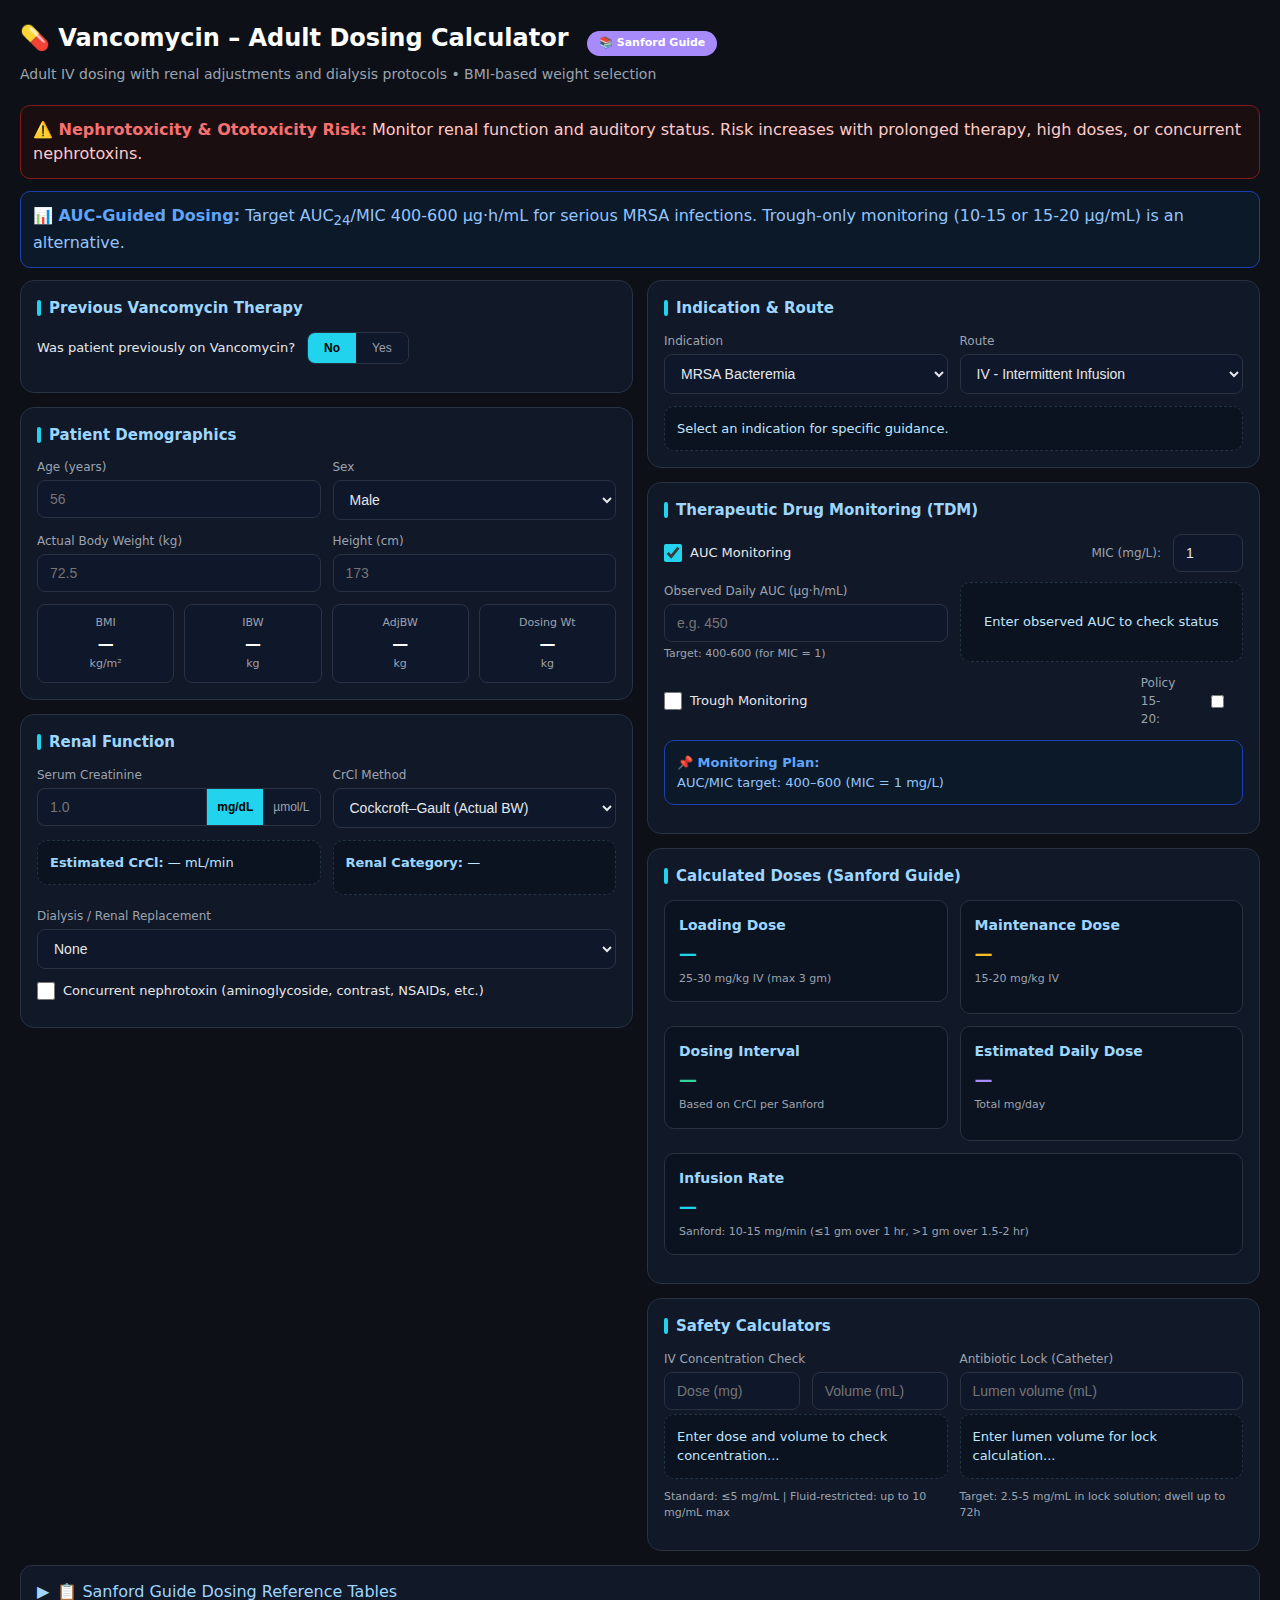
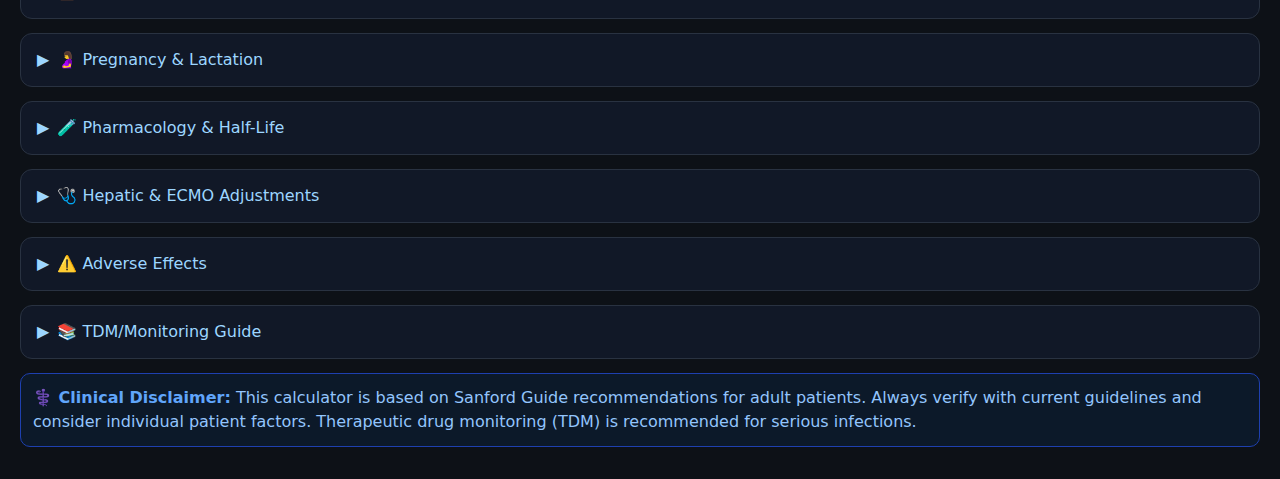
<file: vancomycin.html>
<!DOCTYPE html>
<html lang="en">
<head>
  <meta charset="UTF-8">
  <meta name="viewport" content="width=device-width, initial-scale=1.0">
  <title>Vancomycin Dosing Calculator - Sanford Guide</title>
  <style>
    :root {
      --bg: #0d1117;
      --card: #111827;
      --muted: #9ca3af;
      --text: #e5e7eb;
      --accent: #22d3ee;
      --danger: #ef4444;
      --warn: #f59e0b;
      --ok: #10b981;
      --border: #293241;
      --input-bg: #0f172a;
    }
    * { box-sizing: border-box; margin: 0; padding: 0; }
    body { 
      background: var(--bg); 
      color: var(--text); 
      font-family: ui-sans-serif, system-ui, -apple-system, "Segoe UI", Roboto, Helvetica, Arial, sans-serif;
      line-height: 1.5;
    }
    .wrap { max-width: 1320px; margin: 0 auto; padding: 20px; }
    h1 { font-size: 24px; margin-bottom: 8px; color: #fff; }
    .subtitle { color: var(--muted); margin-bottom: 20px; font-size: 14px; }
    .source-badge {
      display: inline-block;
      background: #a78bfa;
      color: #fff;
      padding: 4px 12px;
      border-radius: 999px;
      font-size: 11px;
      font-weight: 600;
      margin-left: 10px;
    }
    .grid { display: grid; grid-template-columns: 1fr 1fr; gap: 14px; }
    @media (max-width: 900px) { .grid { grid-template-columns: 1fr; } }
    .section { 
      background: var(--card); 
      border: 1px solid var(--border); 
      border-radius: 14px; 
      padding: 16px; 
      margin-bottom: 14px; 
    }
    .section h2 { 
      margin: 0 0 12px; 
      font-size: 15px; 
      color: #9dd6ff; 
      display: flex; 
      align-items: center; 
      gap: 8px; 
    }
    .section h2::before { 
      content: ''; 
      width: 4px; 
      height: 16px; 
      background: var(--accent); 
      border-radius: 2px; 
    }
    label { display: block; font-size: 12px; color: var(--muted); margin-bottom: 4px; }
    input, select { 
      width: 100%; 
      padding: 10px 12px; 
      border-radius: 8px; 
      border: 1px solid var(--border); 
      background: var(--input-bg); 
      color: var(--text); 
      outline: none; 
      font-size: 14px;
      transition: border-color 0.2s;
    }
    input:focus, select:focus { border-color: var(--accent); }
    .row { display: grid; grid-template-columns: 1fr 1fr; gap: 12px; margin-bottom: 12px; }
    .row-3 { display: grid; grid-template-columns: 1fr 1fr 1fr; gap: 12px; margin-bottom: 12px; }
    .row-4 { display: grid; grid-template-columns: 1fr 1fr 1fr 1fr; gap: 12px; margin-bottom: 12px; }
    @media (max-width: 700px) { .row, .row-3, .row-4 { grid-template-columns: 1fr; } }
    .hint { font-size: 11px; color: var(--muted); margin-top: 4px; }
    .pill { 
      display: inline-block; 
      padding: 3px 8px; 
      border: 1px solid var(--border); 
      border-radius: 999px; 
      font-size: 11px; 
      margin: 2px 4px 0 0; 
      color: #b5f3ff; 
      background: rgba(34, 211, 238, 0.1);
    }
    .pill.warn { color: #fde68a; border-color: #7c4a00; background: rgba(245, 158, 11, 0.1); }
    .pill.danger { color: #fecaca; border-color: #7f1d1d; background: rgba(239, 68, 68, 0.1); }
    .out { 
      background: #0b1320; 
      border: 1px dashed #234; 
      padding: 12px; 
      border-radius: 10px; 
      color: #bfe5ff; 
      font-size: 13px; 
      margin-bottom: 10px;
    }
    .out:last-child { margin-bottom: 0; }
    .out strong { color: #9dd6ff; }
    .full { grid-column: 1 / -1; }
    
    /* Alert boxes */
    .alert { background: #1b0e10; border: 1px solid #7f1d1d; color: #fecaca; padding: 12px; border-radius: 10px; margin-bottom: 12px; }
    .alert strong { color: #f87171; }
    .warn-box { background: #271a00; border: 1px solid #7c4a00; color: #fde68a; padding: 12px; border-radius: 10px; margin-bottom: 12px; }
    .warn-box strong { color: #fbbf24; }
    .ok-box { background: #031610; border: 1px solid #064e3b; color: #d1fae5; padding: 12px; border-radius: 10px; margin-bottom: 12px; }
    .ok-box strong { color: #34d399; }
    .info-box { background: #0c1929; border: 1px solid #1e40af; color: #93c5fd; padding: 12px; border-radius: 10px; margin-bottom: 12px; }
    .info-box strong { color: #60a5fa; }
    
    /* Toggle button group */
    .toggle-group { 
      display: inline-flex; 
      border: 1px solid var(--border); 
      border-radius: 8px; 
      overflow: hidden; 
    }
    .toggle-btn { 
      padding: 8px 16px; 
      background: var(--input-bg); 
      color: var(--muted); 
      border: none; 
      cursor: pointer; 
      font-size: 12px;
      transition: all 0.2s;
    }
    .toggle-btn.active { 
      background: var(--accent); 
      color: #000; 
      font-weight: 600; 
    }
    .toggle-btn:hover:not(.active) { background: #1e293b; }
    
    /* Copy button */
    .copy-btn { 
      background: var(--accent); 
      color: #000; 
      border: none; 
      padding: 8px 16px; 
      border-radius: 6px; 
      cursor: pointer; 
      font-size: 12px; 
      font-weight: 600;
      transition: all 0.2s;
    }
    .copy-btn:hover { background: #06b6d4; }
    
    /* Regimen output */
    .regimen-box { 
      background: linear-gradient(135deg, #0f172a 0%, #1e293b 100%); 
      border: 2px solid var(--accent); 
      border-radius: 12px; 
      padding: 16px;
      margin-bottom: 14px;
    }
    .regimen-box h3 { 
      color: var(--accent); 
      font-size: 14px; 
      margin-bottom: 10px;
      display: flex;
      justify-content: space-between;
      align-items: center;
    }
    .regimen-text { 
      font-size: 15px; 
      line-height: 1.6; 
      color: #fff;
    }
    .regimen-text .dose { color: #22d3ee; font-weight: 600; }
    .regimen-text .freq { color: #a78bfa; }
    
    /* Input group with unit toggle */
    .input-with-toggle { display: flex; gap: 0; }
    .input-with-toggle input { 
      border-radius: 8px 0 0 8px; 
      border-right: none; 
      flex: 1;
    }
    .input-with-toggle .toggle-group { border-radius: 0 8px 8px 0; }
    .input-with-toggle .toggle-btn { padding: 8px 10px; }
    
    /* Weight display boxes */
    .weight-display { 
      display: grid; 
      grid-template-columns: repeat(4, 1fr); 
      gap: 10px; 
    }
    @media (max-width: 600px) { .weight-display { grid-template-columns: repeat(2, 1fr); } }
    .weight-box { 
      background: #0f172a; 
      border: 1px solid var(--border); 
      border-radius: 8px; 
      padding: 10px; 
      text-align: center;
    }
    .weight-box .label { font-size: 11px; color: var(--muted); }
    .weight-box .value { font-size: 16px; color: #fff; font-weight: 600; }
    .weight-box .unit { font-size: 11px; color: var(--muted); }
    
    .hidden { display: none !important; }
    
    /* Dose Cards */
    .dose-card {
      background: #0b1320;
      border: 1px solid var(--border);
      border-radius: 10px;
      padding: 14px;
      margin-bottom: 12px;
    }
    .dose-card:last-child { margin-bottom: 0; }
    .dose-card .dose-title {
      font-weight: 600;
      color: #9dd6ff;
      margin-bottom: 4px;
      font-size: 14px;
    }
    .dose-card .dose-value {
      font-size: 18px;
      font-weight: 600;
      color: #22d3ee;
    }
    .dose-card .dose-value.magenta { color: #f472b6; }
    .dose-card .dose-value.orange { color: #fbbf24; }
    .dose-card .dose-value.green { color: #34d399; }
    .dose-card .dose-value.purple { color: #a78bfa; }
    .dose-card .dose-hint {
      font-size: 11px;
      color: var(--muted);
      margin-top: 4px;
    }
    
    .max-warning { color: #fbbf24; font-size: 12px; font-weight: 600; }
    
    /* Collapsible details */
    details { 
      border: 1px solid var(--border); 
      border-radius: 12px; 
      margin-bottom: 14px;
      background: var(--card);
    }
    details > summary { 
      cursor: pointer; 
      color: #9dd6ff; 
      padding: 14px 16px; 
      font-weight: 500;
      list-style: none;
    }
    details > summary::-webkit-details-marker { display: none; }
    details > summary::before { 
      content: '▶'; 
      display: inline-block; 
      margin-right: 8px; 
      transition: transform 0.2s;
    }
    details[open] > summary::before { transform: rotate(90deg); }
    details .details-content { padding: 0 16px 16px; }
    
    /* Tables */
    table { width: 100%; border-collapse: collapse; font-size: 13px; }
    th, td { padding: 10px; text-align: left; border-bottom: 1px solid var(--border); }
    th { background: var(--input-bg); color: var(--muted); font-weight: 600; font-size: 12px; }
    td { color: #bfe5ff; }
    
    /* Previous Dose Toggle */
    .prev-dose-toggle {
      display: flex;
      align-items: center;
      gap: 12px;
      margin-bottom: 12px;
    }
    .prev-dose-toggle label {
      margin: 0;
      font-size: 13px;
      color: var(--text);
    }
    
    /* TDM Section styling */
    .tdm-row {
      display: flex;
      align-items: center;
      gap: 12px;
      margin-bottom: 10px;
    }
    .tdm-checkbox {
      display: flex;
      align-items: center;
      gap: 8px;
    }
    .tdm-checkbox input[type="checkbox"] {
      width: 18px;
      height: 18px;
      accent-color: var(--accent);
    }
    .tdm-checkbox label {
      font-size: 13px;
      color: var(--text);
      margin: 0;
    }
    
    /* Dose adjustment indicators */
    .dose-adjustment {
      display: inline-block;
      padding: 3px 10px;
      border-radius: 6px;
      font-size: 12px;
      font-weight: 600;
      margin-left: 8px;
    }
    .dose-adjustment.increase { background: rgba(251, 191, 36, 0.2); color: #fbbf24; }
    .dose-adjustment.decrease { background: rgba(239, 68, 68, 0.2); color: #ef4444; }
    .dose-adjustment.maintain { background: rgba(52, 211, 153, 0.2); color: #34d399; }
    
    /* Global Hold Banner */
    .global-hold-banner {
      background: linear-gradient(135deg, #4c0519 0%, #7f1d1d 100%);
      border: 2px solid #ef4444;
      border-radius: 12px;
      padding: 16px;
      margin-bottom: 14px;
      text-align: center;
    }
    .global-hold-banner .hold-title {
      font-size: 18px;
      font-weight: 700;
      color: #ef4444;
      margin-bottom: 8px;
    }
    .global-hold-banner .hold-message {
      font-size: 14px;
      color: #fecaca;
    }
  </style>
</head>
<body>
<div class="wrap">
  <h1>💊 Vancomycin – Adult Dosing Calculator <span class="source-badge">📚 Sanford Guide</span></h1>
  <p class="subtitle">Adult IV dosing with renal adjustments and dialysis protocols • BMI-based weight selection</p>

  <!-- Safety Alerts -->
  <div class="alert">
    <strong>⚠️ Nephrotoxicity & Ototoxicity Risk:</strong> Monitor renal function and auditory status. Risk increases with prolonged therapy, high doses, or concurrent nephrotoxins.
  </div>
  <div class="info-box">
    <strong>📊 AUC-Guided Dosing:</strong> Target AUC<sub>24</sub>/MIC 400-600 µg·h/mL for serious MRSA infections. Trough-only monitoring (10-15 or 15-20 µg/mL) is an alternative.
  </div>

  <!-- Global Hold Banner - Hidden by default -->
  <div class="global-hold-banner hidden" id="globalHoldBanner">
    <div class="hold-title">🛑 HOLD – Do Not Dose</div>
    <div class="hold-message" id="holdMessage">AUC >600 or trough >20 mg/L. Hold dosing and recheck levels. Resume when therapeutic; adjust dose accordingly.</div>
  </div>

  <div class="grid">
    <!-- LEFT COLUMN -->
    <div>
      <!-- Previous Vancomycin Therapy -->
      <div class="section">
        <h2>Previous Vancomycin Therapy</h2>
        <div class="prev-dose-toggle">
          <label>Was patient previously on Vancomycin?</label>
          <div class="toggle-group">
            <button type="button" class="toggle-btn active" id="prevNo" onclick="setPrevDose('no')">No</button>
            <button type="button" class="toggle-btn" id="prevYes" onclick="setPrevDose('yes')">Yes</button>
          </div>
        </div>
        <div id="prevDoseInputs" class="hidden">
          <div class="row">
            <div>
              <label>Previous Dose (mg)</label>
              <input id="prevDose" type="number" step="1" placeholder="1000" oninput="calculate()" />
            </div>
            <div>
              <label>Previous Frequency</label>
              <select id="prevFreq" onchange="calculate()">
                <option value="q8h">q8h (3×/day)</option>
                <option value="q12h" selected>q12h (2×/day)</option>
                <option value="q24h">q24h (1×/day)</option>
                <option value="q48h">q48h (0.5×/day)</option>
              </select>
            </div>
          </div>
          <div class="out info-box">
            <strong>Previous TDD:</strong> <span id="prevTDD">—</span> mg/day
            <div class="hint">Dose will be adjusted based on observed AUC/trough levels below</div>
          </div>
        </div>
      </div>

      <!-- Patient Demographics -->
      <div class="section">
        <h2>Patient Demographics</h2>
        <div class="row">
          <div><label>Age (years)</label><input id="age" type="number" min="18" max="120" placeholder="56" oninput="calculate()" /></div>
          <div><label>Sex</label><select id="sex" onchange="calculate()"><option value="male">Male</option><option value="female">Female</option></select></div>
        </div>
        <div class="row">
          <div><label>Actual Body Weight (kg)</label><input id="weight" type="number" step="0.1" min="30" max="300" placeholder="72.5" oninput="calculate()" /></div>
          <div><label>Height (cm)</label><input id="height" type="number" step="0.1" min="100" max="250" placeholder="173" oninput="calculate()" /></div>
        </div>
        <div class="weight-display">
          <div class="weight-box"><div class="label">BMI</div><div class="value" id="bmiOutput">—</div><div class="unit">kg/m²</div></div>
          <div class="weight-box"><div class="label">IBW</div><div class="value" id="ibwOutput">—</div><div class="unit">kg</div></div>
          <div class="weight-box"><div class="label">AdjBW</div><div class="value" id="adjbwOutput">—</div><div class="unit">kg</div></div>
          <div class="weight-box"><div class="label">Dosing Wt</div><div class="value" id="dosingWtOutput">—</div><div class="unit" id="dosingWtUnit">kg</div></div>
        </div>
        <div id="underweightTag" class="hidden" style="margin-top:8px"><span class="pill">BMI &lt;18.5 — Using IBW for dosing</span></div>
        <div id="obesityTag" class="hidden" style="margin-top:8px"><span class="pill warn">BMI ≥30 — Loading: ABW, Maintenance: AdjBW</span></div>
      </div>

      <!-- Renal Function -->
      <div class="section">
        <h2>Renal Function</h2>
        <div class="row">
          <div id="scrInputGroup">
            <label>Serum Creatinine</label>
            <div class="input-with-toggle">
              <input id="scr" type="number" step="0.01" placeholder="1.0" oninput="calculate()" />
              <div class="toggle-group">
                <button type="button" class="toggle-btn active" id="scrMgDl" onclick="setScrUnit('mgdl')">mg/dL</button>
                <button type="button" class="toggle-btn" id="scrUmolL" onclick="setScrUnit('umol')">µmol/L</button>
              </div>
            </div>
          </div>
          <div id="crclMethodGroup">
            <label>CrCl Method</label>
            <select id="crclMethod" onchange="calculate()">
              <option value="cg_actual">Cockcroft–Gault (Actual BW)</option>
              <option value="cg_ibw">Cockcroft–Gault (IBW)</option>
              <option value="cg_adj">Cockcroft–Gault (AdjBW if obese)</option>
              <option value="direct">Direct CrCl Entry</option>
            </select>
          </div>
        </div>
        <div id="directCrclGroup" style="display:none; margin-bottom: 12px;">
          <label>Enter CrCl directly (mL/min)</label>
          <input id="directCrcl" type="number" step="1" placeholder="90" oninput="calculate()" style="width: 100%;" />
        </div>
        <div class="row">
          <div class="out"><strong>Estimated CrCl:</strong> <span id="crclOutput">—</span> mL/min</div>
          <div class="out"><strong>Renal Category:</strong> <span id="renalCatOutput">—</span></div>
        </div>
        <div>
          <label>Dialysis / Renal Replacement</label>
          <select id="dialysis" onchange="calculate()">
            <option value="none">None</option>
            <option value="hd_low_post">HD – Low-flux (Post-HD)</option>
            <option value="hd_high_post">HD – High-flux (Post-HD)</option>
            <option value="hd_low_intra">HD – Low-flux (Intradialytic)</option>
            <option value="hd_high_intra">HD – High-flux (Intradialytic)</option>
            <option value="capd">CAPD (Peritoneal Dialysis - IV dosing)</option>
            <option value="capd_ip_intermittent">CAPD - IP Intermittent</option>
            <option value="capd_ip_continuous">CAPD - IP Continuous</option>
            <option value="apd_ip">APD - IP Intermittent</option>
            <option value="crrt">CRRT (CVVH/CVVHD/CVVHDF)</option>
            <option value="sled">SLED / PIRRT</option>
          </select>
        </div>
        <div class="tdm-row" style="margin-top: 12px;">
          <div class="tdm-checkbox">
            <input type="checkbox" id="concurrentNephrotoxin" onchange="calculate()" />
            <label for="concurrentNephrotoxin">Concurrent nephrotoxin (aminoglycoside, contrast, NSAIDs, etc.)</label>
          </div>
        </div>
        <div class="warn-box hidden" id="nephrotoxinWarning" style="margin-top: 8px;">
          <strong>⚠️ Increased AKI Risk:</strong> Concurrent nephrotoxins increase acute kidney injury risk. Favor the lower end of AUC target (400-500). Monitor SCr frequently.
        </div>
      </div>
    </div>

    <!-- RIGHT COLUMN -->
    <div>
      <!-- Indication & Route -->
      <div class="section">
        <h2>Indication & Route</h2>
        <div class="row">
          <div>
            <label>Indication</label>
            <select id="indication" onchange="calculate()">
              <option value="bacteremia">MRSA Bacteremia</option>
              <option value="endocarditis">Endocarditis</option>
              <option value="meningitis">Meningitis / CNS Infection</option>
              <option value="pneumonia">Pneumonia (MRSA)</option>
              <option value="osteomyelitis">Osteomyelitis</option>
              <option value="ssti">Skin/Soft Tissue Infection</option>
              <option value="sepsis">Sepsis / Critically Ill</option>
              <option value="surgical_prophylaxis">Surgical Prophylaxis</option>
              <option value="pji">Prosthetic Joint Infection</option>
              <option value="dfi">Diabetic Foot Infection</option>
              <option value="csf_shunt">CSF Shunt Infection</option>
              <option value="gbs_prophylaxis">GBS Maternal Prophylaxis</option>
              <option value="cdi">C. difficile (Oral)</option>
              <option value="intrathecal">Intrathecal/Intraventricular</option>
            </select>
          </div>
          <div>
            <label>Route</label>
            <select id="route" onchange="calculate()">
              <option value="iv">IV - Intermittent Infusion</option>
              <option value="continuous">IV - Continuous Infusion</option>
              <option value="oral">Oral (C. difficile only)</option>
              <option value="intrathecal">Intrathecal</option>
            </select>
          </div>
        </div>
        <div class="out full" id="indicationNote">Select an indication for specific guidance.</div>
      </div>

      <!-- TDM Monitoring Section -->
      <div class="section">
        <h2>Therapeutic Drug Monitoring (TDM)</h2>
        <div class="tdm-row">
          <div class="tdm-checkbox">
            <input type="checkbox" id="useAUC" checked onchange="calculate()" />
            <label for="useAUC">AUC Monitoring</label>
          </div>
          <div style="margin-left: auto; display: flex; gap: 12px; align-items: center;">
            <label style="margin: 0; font-size: 12px;">MIC (mg/L):</label>
            <input id="mic" type="number" step="0.5" value="1" min="0.5" max="4" style="width: 70px;" oninput="calculate()" />
          </div>
        </div>
        <div class="row" id="aucInputRow">
          <div>
            <label>Observed Daily AUC (µg·h/mL)</label>
            <input id="obsAUC" type="number" step="1" placeholder="e.g. 450" oninput="calculate()" />
            <div class="hint">Target: 400-600 (for MIC = 1)</div>
          </div>
          <div class="out" id="aucStatus" style="display: flex; align-items: center; justify-content: center;">
            <span id="aucStatusText">Enter observed AUC to check status</span>
          </div>
        </div>
        
        <div class="tdm-row" style="margin-top: 12px;">
          <div class="tdm-checkbox">
            <input type="checkbox" id="useTrough" onchange="calculate()" />
            <label for="useTrough">Trough Monitoring</label>
          </div>
          <div style="margin-left: auto; display: flex; gap: 12px; align-items: center;">
            <label style="margin: 0; font-size: 12px;">Policy 15-20:</label>
            <input type="checkbox" id="policyBand" onchange="calculate()" />
          </div>
        </div>
        <div class="row hidden" id="troughInputRow">
          <div>
            <label>Observed Trough (mg/L)</label>
            <input id="obsTrough" type="number" step="0.1" placeholder="e.g. 12" oninput="calculate()" />
            <div class="hint" id="troughTargetHint">Target: 10-15 mg/L (or 15-20 for serious MRSA)</div>
          </div>
          <div class="out" id="troughStatus" style="display: flex; align-items: center; justify-content: center;">
            <span id="troughStatusText">Enter observed trough to check status</span>
          </div>
        </div>
        
        <div class="out info-box" id="monitoringPlan" style="margin-top: 12px;">
          <strong>📌 Monitoring Plan:</strong>
          <div id="monitorPlanText">Select monitoring method(s) above. AUC-based monitoring is preferred for serious MRSA infections per Sanford/ASHP/IDSA guidelines.</div>
        </div>
        
        <div class="out" id="doseAdjustmentBox" style="display: none;">
          <strong>📊 Dose Adjustment Recommendation:</strong>
          <div id="doseAdjustmentText"></div>
        </div>
      </div>

      <!-- Calculated Doses -->
      <div class="section" id="doseSection">
        <h2>Calculated Doses (Sanford Guide)</h2>
        <div class="row">
          <div class="dose-card" id="loadingDoseCard">
            <div class="dose-title">Loading Dose</div>
            <div class="dose-value" id="loadingDoseOutput">—</div>
            <div class="dose-hint" id="loadingHint">25-30 mg/kg IV (max 3 gm)</div>
          </div>
          <div class="dose-card">
            <div class="dose-title">Maintenance Dose</div>
            <div class="dose-value orange" id="maintDoseOutput">—</div>
            <div class="dose-hint" id="maintHint">15-20 mg/kg IV (max 2 gm)</div>
          </div>
        </div>
        <div class="row">
          <div class="dose-card">
            <div class="dose-title">Dosing Interval</div>
            <div class="dose-value green" id="intervalOutput">—</div>
            <div class="dose-hint" id="intervalHint">Based on CrCl per Sanford</div>
          </div>
          <div class="dose-card">
            <div class="dose-title">Estimated Daily Dose</div>
            <div class="dose-value purple" id="dailyDoseOutput">—</div>
            <div class="dose-hint" id="dailyHint">Total mg/day</div>
          </div>
        </div>
        <div class="dose-card" id="infusionCard">
          <div class="dose-title">Infusion Rate</div>
          <div class="dose-value" id="infusionOutput">—</div>
          <div class="dose-hint">Sanford: 10-15 mg/min (≤1 gm over 1 hr, &gt;1 gm over 1.5-2 hr)</div>
        </div>
        
        <!-- Continuous Infusion Box -->
        <div class="dose-card hidden" id="ciBox" style="border: 1px solid var(--accent);">
          <div class="dose-title" style="color: var(--accent);">Continuous Infusion (Alternative)</div>
          <div class="dose-value" id="ciDoseOutput">—</div>
          <div class="dose-hint" id="ciHint">30-40 mg/kg/day, target Css 20-25 mg/L</div>
        </div>
      </div>

      <!-- IV Concentration & Antibiotic Lock Section -->
      <div class="section">
        <h2>Safety Calculators</h2>
        <div class="row">
          <div>
            <label>IV Concentration Check</label>
            <div class="row" style="margin-bottom: 4px;">
              <input id="concDose" type="number" step="1" placeholder="Dose (mg)" oninput="checkConcentration()" />
              <input id="concVol" type="number" step="1" placeholder="Volume (mL)" oninput="checkConcentration()" />
            </div>
            <div class="out" id="concResult" style="min-height: 40px;">Enter dose and volume to check concentration...</div>
            <div class="hint">Standard: ≤5 mg/mL | Fluid-restricted: up to 10 mg/mL max</div>
          </div>
          <div>
            <label>Antibiotic Lock (Catheter)</label>
            <div style="margin-bottom: 4px;">
              <input id="lockVol" type="number" step="0.1" placeholder="Lumen volume (mL)" oninput="calcLock()" />
            </div>
            <div class="out" id="lockResult" style="min-height: 40px;">Enter lumen volume for lock calculation...</div>
            <div class="hint">Target: 2.5-5 mg/mL in lock solution; dwell up to 72h</div>
          </div>
        </div>
      </div>

      <!-- Dialysis Section -->
      <div class="section hidden" id="dialysisSection">
        <h2>Dialysis Dosing (Sanford Guide)</h2>
        <div id="dialysisContent"></div>
      </div>

      <!-- Oral/Intrathecal Section -->
      <div class="section hidden" id="specialRouteSection">
        <h2 id="specialRouteTitle">Special Route Dosing</h2>
        <div id="specialRouteContent"></div>
      </div>
    </div>
  </div>

  <!-- Collapsible Reference Tables -->
  <details>
    <summary>📋 Sanford Guide Dosing Reference Tables</summary>
    <div class="details-content">
      <div class="warn-box" style="margin-top: 12px;">
        <strong>Maximum Doses (Sanford):</strong><br>
        • Loading: <strong>max 3 gm</strong><br>
        • Maintenance: <strong>max 2 gm per dose</strong><br>
        • Daily: <strong>&gt;4.5 gm/day should rarely be required</strong>
      </div>
      
      <h3 style="color: #9dd6ff; margin: 16px 0 10px;">Renal Dosing</h3>
      <table>
        <thead>
          <tr><th>CrCl (mL/min)</th><th>Maintenance Dose</th><th>Interval</th></tr>
        </thead>
        <tbody>
          <tr><td>&gt;100</td><td>15-20 mg/kg (max 2g)</td><td>q8-12h</td></tr>
          <tr><td>&gt;50-100</td><td>15-20 mg/kg (max 2g)</td><td>q12h</td></tr>
          <tr><td>20-50</td><td>15-20 mg/kg (max 2g)</td><td>q24h</td></tr>
          <tr><td>&lt;20</td><td>15-20 mg/kg (max 2g)</td><td>q48h</td></tr>
        </tbody>
      </table>
      
      <h3 style="color: #9dd6ff; margin: 20px 0 10px;">Dialysis Dosing (IV)</h3>
      <table>
        <thead>
          <tr><th>Modality</th><th>Loading</th><th>Maintenance</th></tr>
        </thead>
        <tbody>
          <tr><td><strong>HD Low-flux (Post-HD)</strong></td><td>25 mg/kg</td><td>7.5 mg/kg after dialysis</td></tr>
          <tr><td><strong>HD High-flux (Post-HD)</strong></td><td>25 mg/kg</td><td>10 mg/kg after dialysis</td></tr>
          <tr><td><strong>HD Low-flux (Intra)</strong></td><td>30 mg/kg</td><td>7.5-10 mg/kg</td></tr>
          <tr><td><strong>HD High-flux (Intra)</strong></td><td>35 mg/kg</td><td>10-15 mg/kg</td></tr>
          <tr><td><strong>CAPD</strong></td><td>—</td><td>7.5 mg/kg q48-96h</td></tr>
          <tr><td><strong>CRRT</strong></td><td>20-25 mg/kg</td><td>7.5-10 mg/kg q12h</td></tr>
          <tr><td><strong>SLED</strong></td><td>20-25 mg/kg</td><td>15 mg/kg after dialysis</td></tr>
        </tbody>
      </table>
      
      <h3 style="color: #9dd6ff; margin: 20px 0 10px;">Intraperitoneal Dosing (PD Peritonitis)</h3>
      <table>
        <thead>
          <tr><th>Modality</th><th>Loading</th><th>Maintenance</th></tr>
        </thead>
        <tbody>
          <tr><td><strong>CAPD - Intermittent</strong></td><td>—</td><td>15-30 mg/kg IP q5-7d</td></tr>
          <tr><td><strong>APD - Intermittent</strong></td><td>—</td><td>15 mg/kg IP q4d</td></tr>
          <tr><td><strong>CAPD/APD - Continuous</strong></td><td>20-25 mg/kg IP</td><td>25 mg/L in all exchanges</td></tr>
        </tbody>
      </table>
      
      <h3 style="color: #9dd6ff; margin: 20px 0 10px;">Pediatric Dosing (Age &gt;28 Days) - Reference Only</h3>
      <table>
        <thead>
          <tr><th>Usage</th><th>Dose</th><th>Target</th></tr>
        </thead>
        <tbody>
          <tr><td><strong>IV</strong></td><td>60-80 mg/kg/day (divided q6-8h)</td><td>AUC 400-600 or trough 10-15 µg/mL</td></tr>
          <tr><td><strong>Oral (C. diff)</strong></td><td>40 mg/kg/day (divided q6h)</td><td>—</td></tr>
        </tbody>
      </table>
      <div class="hint" style="margin-top: 8px; font-size: 11px; color: var(--muted);">
        Pediatric note: AUC<sub>24</sub> closer to 400 µg/mL is adequate for most non-CNS infections in infants and older children with normal renal function.
      </div>
    </div>
  </details>

  <details>
    <summary>🤰 Pregnancy & Lactation</summary>
    <div class="details-content">
      <div class="row" style="margin-top: 12px;">
        <div class="out"><strong>FDA Pregnancy Category:</strong> <span style="color: #fbbf24;">C</span></div>
        <div class="out"><strong>Lactation:</strong> <span style="color: #34d399;">Safe with monitoring</span></div>
      </div>
    </div>
  </details>

  <details>
    <summary>🧪 Pharmacology & Half-Life</summary>
    <div class="details-content">
      <table style="margin-top: 12px;">
        <tbody>
          <tr><td style="width: 40%;"><strong>PK/PD Index</strong></td><td>24-hr AUC/MIC</td></tr>
          <tr><td><strong>Half-life (normal renal)</strong></td><td>4-6 hours</td></tr>
          <tr><td><strong>Half-life (ESRD)</strong></td><td>200-250 hours</td></tr>
          <tr><td><strong>Volume of Distribution (Vd)</strong></td><td>0.7 L/kg</td></tr>
          <tr><td><strong>Protein Binding</strong></td><td>55%</td></tr>
          <tr><td><strong>CSF Penetration</strong></td><td>7-14% (with inflammation)</td></tr>
          <tr><td><strong>Elimination</strong></td><td>Renal</td></tr>
          <tr><td><strong>Target AUC<sub>24</sub></strong></td><td>400-600 µg·h/mL</td></tr>
          <tr><td><strong>Target Trough</strong></td><td>10-20 µg/mL</td></tr>
        </tbody>
      </table>
    </div>
  </details>

  <details>
    <summary>🩺 Hepatic & ECMO Adjustments</summary>
    <div class="details-content">
      <div class="ok-box" style="margin-top: 12px;">
        <strong>Hepatic Impairment:</strong> No dosage adjustment required (Child-Pugh A, B, or C)
      </div>
      <div class="info-box">
        <strong>ECMO Dosing:</strong> Minimal impact on pharmacokinetics. Use standard dosing. TDM is vital to achieve safety and efficacy targets.
        <div class="hint" style="margin-top: 4px;">(Crit Care 2024;28:326)</div>
      </div>
    </div>
  </details>

  <details>
    <summary>⚠️ Adverse Effects</summary>
    <div class="details-content">
      <div class="warn-box" style="margin-top: 12px;">
        <strong>Nephrotoxicity (Dose-dependent)</strong>
        <ul style="margin: 8px 0 0 16px; font-size: 12px;">
          <li>Risk increases with dose, duration, and AUC</li>
          <li>Monitor SCr at least every 48-72h during therapy</li>
          <li>Risk factors: high trough (>15-20), concurrent nephrotoxins, prolonged therapy</li>
          <li>AKI definition: ≥0.3 mg/dL rise in 48h OR ≥50% increase from baseline in 7 days</li>
        </ul>
      </div>
      <div class="warn-box">
        <strong>Vancomycin Histamine Release Syndrome (VHS)</strong>
        <ul style="margin: 8px 0 0 16px; font-size: 12px;">
          <li>Acute onset erythematous edematous skin ("Red Man Syndrome")</li>
          <li>Due to non-specific histamine release from mast cells</li>
          <li>NOT an allergy - associated with rapid infusion</li>
          <li>Prevention: Infuse at ≤10-15 mg/min; slow rate if reaction occurs</li>
        </ul>
      </div>
      <div class="alert">
        <strong>Other Adverse Effects:</strong>
        <ul style="margin: 8px 0 0 16px; font-size: 12px;">
          <li><strong>Ototoxicity:</strong> High-frequency hearing loss (19% after ~27 days at high doses)</li>
          <li><strong>DRESS Syndrome:</strong> Most common antimicrobial cause in US; risk increases >2 weeks therapy</li>
          <li><strong>Neutropenia:</strong> Usually reversible with discontinuation</li>
          <li><strong>Thrombocytopenia:</strong> Immune-mediated; linear relationship with peak trough</li>
          <li><strong>Linear IgA Bullous Dermatosis:</strong> Rare; blistering skin eruption</li>
        </ul>
      </div>
    </div>
  </details>

  <details>
    <summary>📚 TDM/Monitoring Guide</summary>
    <div class="details-content">
      <div class="info-box" style="margin-top: 12px;">
        <strong>AUC-Based Monitoring (Preferred for Serious MRSA)</strong>
        <ul style="margin: 8px 0 0 16px; font-size: 12px;">
          <li>Target AUC<sub>24</sub>/MIC: 400-600 µg·h/mL (assuming MIC = 1)</li>
          <li>Methods: Trapezoidal equations (peak + trough at steady state) OR Bayesian modeling</li>
          <li>First levels: Within 24-48h at steady state (typically before 4th dose)</li>
          <li>For AUC: Draw two levels - 1-2h post-dose (peak) + trough before next dose</li>
        </ul>
      </div>
      <div class="info-box">
        <strong>Trough-Only Monitoring (Alternative)</strong>
        <ul style="margin: 8px 0 0 16px; font-size: 12px;">
          <li>Target: 10-15 mg/L (uncomplicated infections) or 15-20 mg/L (serious MRSA)</li>
          <li>Preferred for: meningitis, CNS infections, unstable renal function</li>
          <li>Poor proxy for AUC; target may be achieved with trough <15 mg/L</li>
        </ul>
      </div>
      <div class="warn-box">
        <strong>Dose Adjustment Based on Levels</strong>
        <ul style="margin: 8px 0 0 16px; font-size: 12px;">
          <li>If AUC <400 or trough below target: <strong>↑ dose by 25%</strong></li>
          <li>If AUC >600 or trough above target: <strong>↓ dose by 25%</strong></li>
          <li>If AUC >600 or trough >20 mg/L: <strong>HOLD dosing</strong>; recheck level and resume when therapeutic</li>
          <li>Unstable renal function: more frequent monitoring (daily SCr, levels q24-48h)</li>
        </ul>
      </div>
      <div class="out">
        <strong>Level Timing:</strong>
        <ul style="margin: 8px 0 0 16px; font-size: 12px;">
          <li><strong>Intermittent IV:</strong> First trough just before 4th dose (steady state). After any change, recheck in 24-48h.</li>
          <li><strong>HD:</strong> Obtain pre-HD level before next session; at least weekly monitoring.</li>
          <li><strong>PD:</strong> Serum level ~48-72h after loading; redose based on level.</li>
          <li><strong>CRRT/PIRRT:</strong> Monitor within first 24-48h and after any changes.</li>
        </ul>
      </div>
    </div>
  </details>

  <!-- Disclaimer -->
  <div class="info-box" style="margin-top: 14px;">
    <strong>⚕️ Clinical Disclaimer:</strong> This calculator is based on Sanford Guide recommendations for adult patients. Always verify with current guidelines and consider individual patient factors. Therapeutic drug monitoring (TDM) is recommended for serious infections.
  </div>
</div>

<script>
// ========== STATE ==========
let scrUnit = 'mgdl';
let hasPrevDose = false;

// ========== HELPER FUNCTIONS ==========
function $(id) { return document.getElementById(id); }

function round250(dose) {
  return Math.round(dose / 250) * 250;
}

function formatDose(dose) {
  return dose.toLocaleString();
}

function setScrUnit(unit) {
  scrUnit = unit;
  $('scrMgDl').classList.toggle('active', unit === 'mgdl');
  $('scrUmolL').classList.toggle('active', unit === 'umol');
  calculate();
}

function setPrevDose(val) {
  hasPrevDose = val === 'yes';
  $('prevNo').classList.toggle('active', !hasPrevDose);
  $('prevYes').classList.toggle('active', hasPrevDose);
  $('prevDoseInputs').classList.toggle('hidden', !hasPrevDose);
  calculate();
}

// Get dose adjustment based on observed levels (Sanford Guide TDM)
function getDoseAdjustment(obsAUC, obsTrough, trMin, trMax) {
  // Returns: { factor: 1.0/1.25/0.75, type: 'maintain'|'increase'|'decrease'|'hold', reason: 'string' }
  
  // Priority 1: Check for HOLD conditions
  if (obsAUC > 600) {
    return { factor: 0, type: 'hold', reason: `AUC ${obsAUC} > 600 → HOLD dosing` };
  }
  if (obsTrough > 20) {
    return { factor: 0, type: 'hold', reason: `Trough ${obsTrough} > 20 → HOLD dosing` };
  }
  
  // Priority 2: AUC-based adjustment
  if (obsAUC > 0) {
    if (obsAUC < 400) {
      return { factor: 1.25, type: 'increase', reason: `AUC ${obsAUC} < 400 → ↑ dose 25%` };
    } else if (obsAUC >= 400 && obsAUC <= 600) {
      return { factor: 1.0, type: 'maintain', reason: `AUC ${obsAUC} therapeutic (400-600) → maintain dose` };
    }
  }
  
  // Priority 3: Trough-based adjustment (if no AUC)
  if (obsTrough > 0) {
    if (obsTrough < trMin) {
      return { factor: 1.25, type: 'increase', reason: `Trough ${obsTrough} < ${trMin} → ↑ dose 25%` };
    } else if (obsTrough >= trMin && obsTrough <= trMax) {
      return { factor: 1.0, type: 'maintain', reason: `Trough ${obsTrough} therapeutic (${trMin}-${trMax}) → maintain dose` };
    } else if (obsTrough > trMax && obsTrough <= 20) {
      return { factor: 0.75, type: 'decrease', reason: `Trough ${obsTrough} > ${trMax} → ↓ dose 25%` };
    }
  }
  
  // No observed levels
  return { factor: 1.0, type: 'none', reason: '' };
}

// ========== CALCULATIONS ==========
function calcBMI(weight, height) {
  if (!weight || !height) return null;
  const heightM = height / 100;
  return weight / (heightM * heightM);
}

function calcIBW(sex, height) {
  if (!height) return null;
  const heightIn = height / 2.54;
  let ibw;
  if (sex === 'male') {
    ibw = 50 + 2.3 * (heightIn - 60);
  } else {
    ibw = 45.5 + 2.3 * (heightIn - 60);
  }
  // Floor: IBW should not be less than 30 kg (very short patients)
  return Math.max(ibw, 30);
}

function calcAdjBW(ibw, actualWt) {
  if (!ibw || !actualWt) return null;
  return ibw + 0.4 * (actualWt - ibw);
}

function calcCrCl(age, sex, weight, scrMgDl) {
  if (!age || !weight || !scrMgDl || scrMgDl <= 0) return null;
  let crcl = ((140 - age) * weight) / (72 * scrMgDl);
  if (sex === 'female') crcl *= 0.85;
  return Math.round(crcl);
}

// Sanford renal intervals - with ARC detection
// Fixed boundaries: >= for inclusive ranges per Sanford table
function getIntervalByCrCl(crcl) {
  if (crcl >= 130) return { interval: 'q8h', multiplier: 3, text: 'Every 8 hours (ARC)', isARC: true };
  if (crcl >= 100) return { interval: 'q8-12h', multiplier: 2.5, text: 'Every 8-12 hours', isRange: true };
  if (crcl >= 50) return { interval: 'q12h', multiplier: 2, text: 'Every 12 hours' };
  if (crcl >= 20) return { interval: 'q24h', multiplier: 1, text: 'Every 24 hours' };
  return { interval: 'q48h', multiplier: 0.5, text: 'Every 48 hours' };
}

function getRenalCategory(crcl) {
  if (crcl >= 130) return 'ARC (≥130)';
  if (crcl >= 100) return 'Normal (≥100)';
  if (crcl >= 50) return 'Mild (50-99)';
  if (crcl >= 20) return 'Moderate (20-49)';
  return 'Severe (<20)';
}

// ========== MAIN CALCULATION ==========
function calculate() {
  const age = +($('age').value || 0);
  const sex = $('sex').value;
  const weight = +($('weight').value || 0);
  const height = +($('height').value || 0);
  let scrInput = +($('scr').value || 0);
  const crclMethod = $('crclMethod').value;
  const directCrclVal = +($('directCrcl').value || 0);
  const dialysis = $('dialysis').value;
  const indication = $('indication').value;
  
  // Auto-set route for fixed-route indications
  const routeSelect = $('route');
  if (indication === 'cdi') {
    routeSelect.value = 'oral';
    routeSelect.disabled = true;
  } else if (indication === 'intrathecal') {
    routeSelect.value = 'intrathecal';
    routeSelect.disabled = true;
  } else {
    routeSelect.disabled = false;
    // Reset to IV if coming from a fixed route
    if (routeSelect.value === 'oral' || routeSelect.value === 'intrathecal') {
      routeSelect.value = 'iv';
    }
  }
  const route = routeSelect.value;
  
  // Show/hide direct CrCl input and SCr input
  $('directCrclGroup').style.display = crclMethod === 'direct' ? 'block' : 'none';
  $('scrInputGroup').style.display = crclMethod === 'direct' ? 'none' : 'block';
  
  // Convert SCr to mg/dL
  let scrMgDl = scrInput;
  if (scrUnit === 'umol' && scrInput > 0) {
    scrMgDl = scrInput / 88.4;
  }
  
  // Calculate body weights
  const bmi = calcBMI(weight, height);
  const ibw = calcIBW(sex, height);
  const adjbw = ibw && weight > ibw ? calcAdjBW(ibw, weight) : null;
  const isObese = bmi && bmi >= 30;
  const isUnderweight = bmi && bmi < 18.5;
  const isOverweight = bmi && bmi >= 25 && bmi < 30;
  
  // Display weight calculations
  $('bmiOutput').textContent = bmi ? bmi.toFixed(1) : '—';
  $('ibwOutput').textContent = ibw ? ibw.toFixed(1) : '—';
  $('adjbwOutput').textContent = adjbw ? adjbw.toFixed(1) : '—';
  $('obesityTag').classList.toggle('hidden', !isObese);
  $('underweightTag').classList.toggle('hidden', !isUnderweight);
  
  // Dosing weight selection per Sanford Guide controversy note:
  // Recent review suggests: Loading = Actual BW, Maintenance = Adjusted BW (for obese)
  // - BMI < 18.5 (underweight): Use IBW for both
  // - BMI 18.5-29.9 (normal/overweight): Use Actual Body Weight for both
  // - BMI ≥ 30 (obese): Loading = Actual BW, Maintenance = Adjusted BW
  let loadingWt = weight; // Always actual BW for loading
  let maintWt = weight;   // Adjusted for obese patients
  let dosingWtMethod = 'ABW';
  
  if (isUnderweight && ibw) {
    loadingWt = ibw;
    maintWt = ibw;
    dosingWtMethod = 'IBW';
  } else if (isObese && adjbw) {
    loadingWt = weight;  // Actual BW for loading
    maintWt = adjbw;     // Adjusted BW for maintenance
    dosingWtMethod = 'ABW/AdjBW';
  }
  
  // For display purposes, show the maintenance weight
  let dosingWt = maintWt;
  
  // Display dosing weight with method
  let dosingWtText = dosingWt ? dosingWt.toFixed(1) : '—';
  if (dosingWt && bmi) {
    dosingWtText += ` <span style="color: var(--accent); font-size: 0.85rem;">(${dosingWtMethod})</span>`;
  }
  $('dosingWtOutput').innerHTML = dosingWtText;
  
  // Calculate CrCl
  let crcl = null;
  const onDialysis = dialysis !== 'none';
  
  if (!onDialysis) {
    if (crclMethod === 'direct' && directCrclVal > 0) {
      crcl = directCrclVal;
    } else if (age > 0 && scrMgDl > 0) {
      let cgWeight = weight;
      if (crclMethod === 'cg_ibw' && ibw) cgWeight = ibw;
      else if (crclMethod === 'cg_adj' && isObese && adjbw) cgWeight = adjbw;
      crcl = calcCrCl(age, sex, cgWeight, scrMgDl);
    }
  }
  
  $('crclOutput').textContent = crcl ? crcl : (onDialysis ? 'N/A (Dialysis)' : '—');
  $('renalCatOutput').textContent = crcl ? getRenalCategory(crcl) : (onDialysis ? dialysis.toUpperCase() : '—');
  
  // Handle special routes
  const isOral = route === 'oral';
  const isIntrathecal = route === 'intrathecal';
  
  $('specialRouteSection').classList.toggle('hidden', !isOral && !isIntrathecal);
  $('doseSection').classList.toggle('hidden', isOral || isIntrathecal || onDialysis);
  $('dialysisSection').classList.toggle('hidden', !onDialysis);
  
  if (isOral) {
    $('specialRouteTitle').textContent = 'Oral Dosing (C. difficile)';
    $('specialRouteContent').innerHTML = `
      <div class="dose-card">
        <div class="dose-title">Oral Vancomycin for C. difficile</div>
        <div class="dose-value">125-500 mg PO q6h</div>
        <div class="dose-hint">Duration: 10-14 days for initial episode. Not absorbed systemically.</div>
      </div>
    `;
    updateRegimen('Vancomycin 125 mg PO q6h × 10 days (C. difficile)', '');
    return;
  }
  
  if (isIntrathecal) {
    $('specialRouteTitle').textContent = 'Intrathecal Dosing';
    $('specialRouteContent').innerHTML = `
      <div class="dose-card">
        <div class="dose-title">Intrathecal/Intraventricular Vancomycin</div>
        <div class="dose-value">10-20 mg/day</div>
        <div class="dose-hint">Target CSF concentration: 10-20 µg/mL. Administer with systemic therapy.</div>
      </div>
    `;
    updateRegimen('Vancomycin 10-20 mg intrathecal daily (+ systemic therapy)', '');
    return;
  }
  
  // Handle dialysis - pass actual weight for loading, dosingWt for maintenance
  if (onDialysis && dosingWt > 0) {
    // Show nephrotoxin warning for dialysis patients too
    const hasNephrotoxin = $('concurrentNephrotoxin').checked;
    $('nephrotoxinWarning').classList.toggle('hidden', !hasNephrotoxin);
    
    calculateDialysisDose(dialysis, weight, dosingWt, hasPrevDose);
    return;
  }
  
  // ========== TDM MONITORING ==========
  const useAUC = $('useAUC').checked;
  const useTrough = $('useTrough').checked;
  const mic = +($('mic').value || 1) || 1;
  const obsAUC = +($('obsAUC').value || 0);
  const obsTrough = +($('obsTrough').value || 0);
  const policyBand = $('policyBand').checked;
  const trMin = policyBand ? 15 : 10;
  const trMax = policyBand ? 20 : 15;
  
  // Update trough target hint
  $('troughTargetHint').textContent = `Target: ${trMin}-${trMax} mg/L${policyBand ? ' (Policy 15-20)' : ' (or 15-20 for serious MRSA)'}`;
  
  // Show/hide trough inputs
  $('troughInputRow').classList.toggle('hidden', !useTrough);
  
  // AUC status display
  if (useAUC && obsAUC > 0) {
    const aucMIC = Math.round(obsAUC / mic);
    if (obsAUC > 600) {
      $('aucStatusText').innerHTML = `<span style="color: #ef4444;">❌ AUC ${obsAUC} > 600 → HOLD</span>`;
    } else if (obsAUC < 400) {
      $('aucStatusText').innerHTML = `<span style="color: #fbbf24;">⚠️ AUC ${obsAUC} < 400 → ↑ dose 25%</span>`;
    } else {
      $('aucStatusText').innerHTML = `<span style="color: #34d399;">✓ AUC ${obsAUC} therapeutic (400-600)</span>`;
    }
  } else {
    $('aucStatusText').textContent = 'Enter observed AUC to check status';
  }
  
  // Trough status display
  if (useTrough && obsTrough > 0) {
    if (obsTrough > 20) {
      $('troughStatusText').innerHTML = `<span style="color: #ef4444;">❌ Trough ${obsTrough} > 20 → HOLD</span>`;
    } else if (obsTrough > trMax) {
      $('troughStatusText').innerHTML = `<span style="color: #fbbf24;">⚠️ Trough ${obsTrough} > ${trMax} → ↓ dose 25%</span>`;
    } else if (obsTrough < trMin) {
      $('troughStatusText').innerHTML = `<span style="color: #fbbf24;">⚠️ Trough ${obsTrough} < ${trMin} → ↑ dose 25%</span>`;
    } else {
      $('troughStatusText').innerHTML = `<span style="color: #34d399;">✓ Trough ${obsTrough} therapeutic (${trMin}-${trMax})</span>`;
    }
  } else {
    $('troughStatusText').textContent = 'Enter observed trough to check status';
  }
  
  // Get dose adjustment
  const adjustment = getDoseAdjustment(obsAUC, obsTrough, trMin, trMax);
  
  // Show global hold banner if needed
  const showHold = adjustment.type === 'hold';
  $('globalHoldBanner').classList.toggle('hidden', !showHold);
  if (showHold) {
    let holdReasons = [];
    if (obsAUC > 600) holdReasons.push(`AUC ${obsAUC} > 600`);
    if (obsTrough > 20) holdReasons.push(`Trough ${obsTrough} > 20 mg/L`);
    $('holdMessage').textContent = `${holdReasons.join(' & ')}. Hold dosing and recheck levels. Resume when therapeutic; adjust dose accordingly.`;
  }
  
  // Show dose adjustment box if applicable
  const showAdjustment = adjustment.type !== 'none' && !showHold;
  $('doseAdjustmentBox').style.display = showAdjustment ? 'block' : 'none';
  if (showAdjustment) {
    let adjClass = adjustment.type === 'increase' ? 'increase' : (adjustment.type === 'decrease' ? 'decrease' : 'maintain');
    $('doseAdjustmentText').innerHTML = `<span class="dose-adjustment ${adjClass}">${adjustment.reason}</span>`;
  }
  
  // Update monitoring plan
  let monitorPlan = [];
  if (useAUC) {
    const targetL = Math.round(400 / mic);
    const targetH = Math.round(600 / mic);
    monitorPlan.push(`AUC/MIC target: ${targetL}–${targetH} (MIC = ${mic} mg/L)`);
    // Warning if MIC > 1 creates unsafe AUC target
    if (mic > 1) {
      const requiredAUC = 400 * mic;
      if (requiredAUC > 600) {
        monitorPlan.push(`<span style="color: #ef4444;">⚠️ MIC ${mic}: Required AUC ${requiredAUC}-${600*mic} exceeds safety threshold of 600!</span>`);
      }
    }
  }
  if (useTrough) {
    monitorPlan.push(`Trough target: ${trMin}–${trMax} mg/L${policyBand ? ' (policy 15-20)' : ''}`);
  }
  if (useAUC && useTrough) {
    monitorPlan.push('If conflict: prioritize AUC for serious MRSA.');
  }
  if (!useAUC && !useTrough) {
    monitorPlan.push('Select AUC and/or trough monitoring method above.');
  }
  $('monitorPlanText').innerHTML = monitorPlan.join('<br>');
  
  // Previous dose calculation
  let prevTDD = 0;
  let prevSingleDose = 0;
  if (hasPrevDose) {
    prevSingleDose = +($('prevDose').value || 0);
    const prevFreq = $('prevFreq').value;
    let multiplier = 2; // default q12h
    if (prevFreq === 'q8h') multiplier = 3;
    else if (prevFreq === 'q24h') multiplier = 1;
    else if (prevFreq === 'q48h') multiplier = 0.5;
    prevTDD = prevSingleDose * multiplier;
    $('prevTDD').textContent = prevTDD > 0 ? formatDose(prevTDD) : '—';
  }
  
  // If previous dose exists but no TDM levels entered, continue previous regimen
  const noLevelsEntered = obsAUC === 0 && obsTrough === 0;
  const usePreviousDose = hasPrevDose && prevSingleDose > 0 && noLevelsEntered;

  // Regular IV dosing
  if (dosingWt > 0 && crcl) {
    // Indication-specific dosing overrides
    let loadingMgKg, maintMgKg, forceInterval;
    
    if (indication === 'gbs_prophylaxis') {
      // GBS: 20 mg/kg loading + 20 mg/kg q8h
      loadingMgKg = 20;
      maintMgKg = 20;
      forceInterval = { interval: 'q8h', multiplier: 3, text: 'Every 8 hours (GBS protocol)' };
    } else if (indication === 'surgical_prophylaxis') {
      // Surgical prophylaxis: 15 mg/kg, no loading typically
      loadingMgKg = 15;
      maintMgKg = 15;
      forceInterval = null; // Use CrCl-based
    } else {
      // Standard dosing
      loadingMgKg = isObese ? 22.5 : 27.5; // Lower range for obese
      maintMgKg = 17.5;
      forceInterval = null;
    }
    
    let loadingDose = round250(loadingWt * loadingMgKg);
    const loadingCapped = loadingDose > 3000;
    if (loadingCapped) loadingDose = 3000;
    
    // Maintenance dose
    let maintDose = round250(maintWt * maintMgKg);
    let adjustmentHtml = '';
    let adjustmentNote = '';
    
    // If previous dose exists and adjustment available, use it
    if (hasPrevDose && prevSingleDose > 0 && adjustment.type !== 'none') {
      if (adjustment.type === 'hold') {
        // Hold - don't calculate new dose
        maintDose = 0;
        adjustmentNote = 'HOLD - Do not dose until levels recheck';
      } else {
        // Apply adjustment to previous dose
        maintDose = round250(prevSingleDose * adjustment.factor);
        if (adjustment.type === 'increase') {
          adjustmentHtml = `<span class="dose-adjustment increase">↑ +25% from previous</span>`;
          adjustmentNote = `Previous: ${formatDose(prevSingleDose)} mg → Adjusted: ${formatDose(maintDose)} mg`;
        } else if (adjustment.type === 'decrease') {
          adjustmentHtml = `<span class="dose-adjustment decrease">↓ -25% from previous</span>`;
          adjustmentNote = `Previous: ${formatDose(prevSingleDose)} mg → Adjusted: ${formatDose(maintDose)} mg`;
        } else if (adjustment.type === 'maintain') {
          maintDose = prevSingleDose; // Keep same dose
          adjustmentHtml = `<span class="dose-adjustment maintain">→ Maintained</span>`;
          adjustmentNote = `Therapeutic - maintaining ${formatDose(prevSingleDose)} mg`;
        }
      }
    } else if (usePreviousDose) {
      // Continue previous dose if no levels entered
      maintDose = prevSingleDose;
      adjustmentHtml = `<span class="dose-adjustment maintain">→ Continuing</span>`;
      adjustmentNote = `Continuing previous dose ${formatDose(prevSingleDose)} mg (enter levels for adjustment)`;
    }
    
    // Cap maintenance at 2g
    const maintCapped = maintDose > 2000;
    if (maintCapped) maintDose = 2000;
    
    // Get interval - use forced interval for specific indications or CrCl-based
    const intervalInfo = forceInterval || getIntervalByCrCl(crcl);
    
    // Handle ARC and nephrotoxin warnings
    const hasNephrotoxin = $('concurrentNephrotoxin').checked;
    $('nephrotoxinWarning').classList.toggle('hidden', !hasNephrotoxin);
    
    // Calculate daily dose - cap at 4500 mg per Sanford (rarely needed)
    let dailyDose = Math.round(maintDose * intervalInfo.multiplier);
    const dailyCapped = dailyDose > 4500;
    if (dailyCapped) {
      // Reduce maintenance dose to stay under 4.5g/day
      maintDose = round250(4500 / intervalInfo.multiplier);
      dailyDose = Math.round(maintDose * intervalInfo.multiplier);
    }
    
    // Calculate infusion time
    const infusionTime = loadingDose > 1000 ? '1.5-2 hours' : '1 hour';
    const infusionRate = Math.round(loadingDose / (loadingDose > 1000 ? 90 : 60));
    
    // Calculate Continuous Infusion dose (alternative)
    // Sanford: 30-40 mg/kg/day, adjusted by renal function
    let ciDaily;
    if (crcl >= 130) ciDaily = Math.round(dosingWt * 50); // ARC - higher dose
    else if (crcl >= 100) ciDaily = Math.round(dosingWt * 40); // Normal-high
    else if (crcl >= 50) ciDaily = Math.round(dosingWt * 35); // Normal-low to mild
    else if (crcl >= 25) ciDaily = Math.round(dosingWt * 25); // Moderate
    else ciDaily = Math.round(dosingWt * 15); // Severe
    
    // Display CI box only for IV continuous route (not oral/intrathecal)
    const isContinuous = route === 'continuous' && !isOral && !isIntrathecal;
    $('ciBox').classList.toggle('hidden', !isContinuous);
    if (isContinuous) {
      $('ciDoseOutput').textContent = `${formatDose(ciDaily)} mg/day`;
      $('ciHint').textContent = `Target Css 20-25 mg/L. Adjusted for CrCl ${crcl} mL/min.`;
    }
    
    // Display (if not HOLD)
    if (showHold) {
      $('loadingDoseOutput').innerHTML = `<span style="color: #ef4444;">HOLD</span>`;
      $('maintDoseOutput').innerHTML = `<span style="color: #ef4444;">HOLD - Do not dose</span>`;
      $('intervalOutput').textContent = '—';
      $('dailyDoseOutput').innerHTML = '—';
      $('loadingHint').textContent = 'Hold until levels normalize';
      $('maintHint').textContent = adjustment.reason;
      $('intervalHint').textContent = '';
      $('dailyHint').textContent = '';
      $('infusionOutput').textContent = '—';
      updateRegimen(`⛔ HOLD - ${adjustment.reason}`, 'Recheck levels and resume when therapeutic');
    } else {
      // Hide loading dose if patient was previously on vancomycin
      $('loadingDoseCard').classList.toggle('hidden', hasPrevDose);
      
      let loadingText = `${formatDose(loadingDose)} mg IV`;
      if (loadingCapped) loadingText += ' <span class="max-warning">⚠️ MAX 3g</span>';
      $('loadingDoseOutput').innerHTML = loadingText;
      
      // Loading hint - show correct mg/kg based on indication
      let loadingHintMgKg = indication === 'gbs_prophylaxis' ? '20' : (indication === 'surgical_prophylaxis' ? '15' : (isObese ? '20-25' : '25-30'));
      $('loadingHint').innerHTML = `${loadingHintMgKg} mg/kg × ${loadingWt.toFixed(1)} kg (ABW) = ${formatDose(Math.round(loadingWt * loadingMgKg))} mg`;
      
      let maintText = `${formatDose(maintDose)} mg IV ${adjustmentHtml}`;
      if (maintCapped) maintText += ' <span class="max-warning">⚠️ MAX 2g/dose</span>';
      $('maintDoseOutput').innerHTML = maintText;
      
      if (adjustmentNote) {
        $('maintHint').innerHTML = `<span style="color: var(--accent);">${adjustmentNote}</span>`;
      } else {
        // Maintenance hint - show correct mg/kg based on indication
        let maintHintMgKg = indication === 'gbs_prophylaxis' ? '20' : (indication === 'surgical_prophylaxis' ? '15' : '15-20');
        const wtLabel = isObese ? `${maintWt.toFixed(1)} kg (AdjBW)` : `${maintWt.toFixed(1)} kg`;
        $('maintHint').textContent = `${maintHintMgKg} mg/kg × ${wtLabel}${maintCapped ? ' (capped at 2g)' : ''}`;
      }
      
      $('intervalOutput').textContent = intervalInfo.text;
      $('intervalHint').textContent = forceInterval ? `${indication.replace(/_/g, ' ')} protocol` : `CrCl ${crcl} mL/min → ${intervalInfo.interval}`;
      
      // Daily dose display - show range for q8-12h
      let dailyText = `${formatDose(dailyDose)} mg/day`;
      if (dailyCapped) dailyText += ' <span class="max-warning">⚠️ MAX 4.5g/day</span>';
      $('dailyDoseOutput').innerHTML = dailyText;
      
      // Fix multiplier display for q8-12h (show 2-3 instead of 2.5)
      let multiplierText = intervalInfo.isRange ? '2-3' : intervalInfo.multiplier;
      $('dailyHint').textContent = `${formatDose(maintDose)} mg × ${multiplierText} doses/day${dailyCapped ? ' (Sanford: rarely need >4.5g)' : ''}`;
      
      // Hide infusion card if patient already on vancomycin (no loading needed)
      $('infusionCard').classList.toggle('hidden', hasPrevDose);
      $('infusionOutput').textContent = `Infuse over ${infusionTime} (~${infusionRate} mg/min)`;
      
      // Update indication note
      updateIndicationNote(indication);
      
      // Update regimen summary
      let regimenText;
      if (hasPrevDose) {
        // No loading dose for patients already on vancomycin
        regimenText = `Maintenance: ${formatDose(maintDose)} mg IV ${intervalInfo.interval}`;
      } else {
        regimenText = `Loading: ${formatDose(loadingDose)} mg IV over ${infusionTime}${loadingCapped ? ' (max 3g)' : ''}\nMaintenance: ${formatDose(maintDose)} mg IV ${intervalInfo.interval}`;
      }
      let notes = `CrCl: ${crcl} mL/min | Dosing weight: ${dosingWt.toFixed(1)} kg (${dosingWtMethod}) | Daily dose: ~${formatDose(dailyDose)} mg`;
      if (adjustmentNote) notes += ` | ${adjustmentNote}`;
      updateRegimen(regimenText, notes);
    }
  } else {
    clearOutputs();
  }
}

function calculateDialysisDose(dialysis, loadingWt, maintWt, hasPrevDose) {
  let loadingMgKg, maintMgKg, maintInterval, notes;
  
  switch (dialysis) {
    case 'hd_low_post':
      loadingMgKg = 25;
      maintMgKg = 7.5;
      maintInterval = 'after each HD session';
      notes = 'Low permeability membrane, post-HD dosing. Target pre-HD trough 15-20 mg/L.';
      break;
    case 'hd_high_post':
      loadingMgKg = 25;
      maintMgKg = 10;
      maintInterval = 'after each HD session';
      notes = 'High permeability membrane, post-HD dosing. Target pre-HD trough 15-20 mg/L.';
      break;
    case 'hd_low_intra':
      loadingMgKg = 30;
      maintMgKg = 8.75;
      maintInterval = 'during last 60-90 min of HD';
      notes = 'Low permeability membrane, intradialytic dosing (7.5-10 mg/kg).';
      break;
    case 'hd_high_intra':
      loadingMgKg = 35;
      maintMgKg = 12.5;
      maintInterval = 'during last 60-90 min of HD';
      notes = 'High permeability membrane, intradialytic dosing (10-15 mg/kg).';
      break;
    case 'capd':
      loadingMgKg = 0;
      maintMgKg = 7.5;
      maintInterval = 'q48-96h';
      notes = 'CAPD: Administer IV, adjust interval based on trough levels.';
      break;
    case 'crrt':
      loadingMgKg = 22.5;
      maintMgKg = 8.75;
      maintInterval = 'q12h';
      notes = 'CRRT (effluent 20-25 mL/kg/hr): TDM strongly recommended. Adjust based on AUC/trough.';
      break;
    case 'sled':
      loadingMgKg = 22.5;
      maintMgKg = 15;
      maintInterval = 'after each SLED session';
      notes = 'SLED/PIRRT: May also give during final 60-90 min of dialysis. TDM recommended.';
      break;
    case 'capd_ip_intermittent':
      loadingMgKg = 0;
      maintMgKg = 22.5;
      maintInterval = 'IP every 5-7 days';
      notes = 'CAPD Intraperitoneal (intermittent): 15-30 mg/kg IP in one exchange every 5-7 days. Dwell ≥6 hours preferred.';
      break;
    case 'capd_ip_continuous':
      loadingMgKg = 22.5;
      maintMgKg = 0;
      maintInterval = 'continuous 25 mg/L in all exchanges';
      notes = 'CAPD IP Continuous: Load 20-25 mg/kg IP, then 25 mg/L added to all exchanges.';
      break;
    case 'apd_ip':
      loadingMgKg = 0;
      maintMgKg = 15;
      maintInterval = 'IP every 4 days';
      notes = 'APD Intraperitoneal: 15 mg/kg IP every 4 days. Supplemental doses may be needed. Dwell ≥6 hours preferred.';
      break;
    default:
      return;
  }
  
  // Use loadingWt (actual BW) for loading, maintWt (AdjBW if obese) for maintenance
  let loadingDose = loadingMgKg > 0 ? round250(loadingWt * loadingMgKg) : 0;
  if (loadingDose > 3000) loadingDose = 3000;
  
  let maintDose = maintMgKg > 0 ? round250(maintWt * maintMgKg) : 0;
  // Cap maintenance dose at 2g per dose (consistent with non-dialysis)
  if (maintDose > 2000) maintDose = 2000;
  
  // Skip loading dose if patient was previously on vancomycin
  const showLoading = loadingMgKg > 0 && !hasPrevDose;
  
  // Special handling for IP continuous (mg/L not mg/kg)
  const isIPContinuous = dialysis === 'capd_ip_continuous';
  const routeLabel = dialysis.includes('ip') ? 'IP' : 'IV';
  
  let loadingHtml = '';
  if (showLoading) {
    loadingHtml = `
    <div class="dose-card">
      <div class="dose-title">Loading Dose</div>
      <div class="dose-value">${formatDose(loadingDose)} mg ${routeLabel}</div>
      <div class="dose-hint">${loadingMgKg} mg/kg × ${loadingWt.toFixed(1)} kg (ABW)</div>
    </div>`;
  } else if (hasPrevDose && loadingMgKg > 0) {
    loadingHtml = `
    <div class="dose-card" style="opacity: 0.6;">
      <div class="dose-title">Loading Dose</div>
      <div class="dose-value" style="color: var(--muted);">Not needed</div>
      <div class="dose-hint">Patient already on vancomycin</div>
    </div>`;
  }
  
  let html = loadingHtml + `
    <div class="dose-card">
      <div class="dose-title">Maintenance Dose</div>
      <div class="dose-value orange">${isIPContinuous ? '25 mg/L in all exchanges' : (maintDose > 0 ? formatDose(maintDose) + ' mg ' + routeLabel + ' ' + maintInterval : maintInterval)}${maintDose > 2000 ? ' <span class="max-warning">⚠️ MAX 2g</span>' : ''}</div>
      <div class="dose-hint">${maintMgKg > 0 ? maintMgKg + ' mg/kg × ' + maintWt.toFixed(1) + ' kg' : (isIPContinuous ? 'Add to each liter of dialysate' : '')}</div>
    </div>
    <div class="info-box" style="margin-top: 12px;">
      <strong>📌 Notes:</strong> ${notes}
    </div>
  `;
  
  $('dialysisContent').innerHTML = html;
  
  const maintText = isIPContinuous ? '25 mg/L in all exchanges' : `${formatDose(maintDose)} mg ${routeLabel} ${maintInterval}`;
  const regimenText = showLoading 
    ? `Loading: ${formatDose(loadingDose)} mg ${routeLabel}\nMaintenance: ${maintText}`
    : `Maintenance: ${maintText}`;
  updateRegimen(regimenText, notes);
}

function updateIndicationNote(indication) {
  const notes = {
    'bacteremia': 'MRSA bacteremia: Duration ≥14 days from first negative blood culture. AUC-guided dosing preferred. Consider ID consult.',
    'endocarditis': 'Endocarditis: Native valve 6 weeks; prosthetic ≥6 weeks with combination therapy. AUC 400-600.',
    'meningitis': 'CNS infection: Target trough 15-20 µg/mL or AUC 400-600. Consider intrathecal vancomycin (5-20 mg/day) if poor response.',
    'pneumonia': 'MRSA pneumonia: Duration 7-21 days based on response. Consider linezolid as alternative.',
    'osteomyelitis': 'Osteomyelitis: Duration ≥6 weeks (shorter if bone completely resected). AUC-guided dosing.',
    'ssti': 'SSTI: Uncomplicated 7-14 days, trough 10-15 µg/mL. Complicated: AUC monitoring recommended.',
    'sepsis': 'Sepsis/critically ill: Loading dose ASAP (within 1 hour). AUC 400-600. Check for ARC (CrCl ≥130).',
    'surgical_prophylaxis': 'Surgical prophylaxis: 15 mg/kg 60-120 min pre-incision. Repeat if surgery >4h. Stop ≤24h post-op.',
    'pji': 'Prosthetic joint infection: Duration 2-6 weeks. Combine with rifampin when appropriate after debridement.',
    'dfi': 'Diabetic foot infection: MRSA coverage 2-4 weeks without osteomyelitis. Add gram-negative coverage as needed.',
    'csf_shunt': 'CSF shunt infection: IV + intrathecal/intraventricular (5-20 mg/day). Remove hardware if possible. Duration per ID.',
    'gbs_prophylaxis': 'GBS maternal prophylaxis: 20 mg/kg (max 2g) loading, then 20 mg/kg q8h until delivery.',
    'cdi': 'C. difficile: Use ORAL vancomycin 125 mg q6h × 10 days. Fulminant: 500 mg q6h ± rectal enema + IV metronidazole.',
    'intrathecal': 'Intrathecal: 10-20 mg/day adult. Use preservative-free formulation. Target CSF 10-20 µg/mL.'
  };
  
  $('indicationNote').innerHTML = `<strong>📌 ${indication.replace(/_/g, ' ').toUpperCase()}:</strong> ${notes[indication] || 'No specific guidance.'}`;
}

function updateRegimen(regimenText, notes) {
  // Regimen box was removed - function kept for compatibility
  return;
}

function clearOutputs() {
  $('loadingDoseOutput').textContent = '—';
  $('maintDoseOutput').textContent = '—';
  $('intervalOutput').textContent = '—';
  $('dailyDoseOutput').textContent = '—';
  $('infusionOutput').textContent = '—';
  $('loadingHint').textContent = '25-30 mg/kg IV (max 3 gm)';
  $('maintHint').textContent = '15-20 mg/kg IV';
  $('intervalHint').textContent = 'Based on CrCl per Sanford';
  $('dailyHint').textContent = 'Total mg/day';
}

function copyRegimen() {
  // Collect all dosing info from outputs
  const loading = $('loadingDoseOutput').innerText;
  const maint = $('maintDoseOutput').innerText;
  const interval = $('intervalOutput').innerText;
  const daily = $('dailyDoseOutput').innerText;
  const infusion = $('infusionOutput').innerText;
  
  const text = `Loading: ${loading}\nMaintenance: ${maint}\nInterval: ${interval}\nDaily Dose: ${daily}\nInfusion: ${infusion}`;
  navigator.clipboard.writeText(text).then(() => {
    alert('Regimen copied to clipboard!');
  });
}

// IV Concentration Check
function checkConcentration() {
  const dose = +($('concDose').value || 0);
  const vol = +($('concVol').value || 0);
  
  if (dose > 0 && vol > 0) {
    const conc = dose / vol;
    let status, style;
    if (conc > 10) {
      status = '❌ UNSAFE: >10 mg/mL — Do not use';
      style = 'color: #ef4444;';
    } else if (conc > 5) {
      status = '⚠️ Caution: 5-10 mg/mL — Only if fluid-restricted';
      style = 'color: #fbbf24;';
    } else {
      status = '✓ OK: ≤5 mg/mL';
      style = 'color: #34d399;';
    }
    $('concResult').innerHTML = `<strong>${conc.toFixed(2)} mg/mL</strong> <span style="${style}">${status}</span>`;
  } else {
    $('concResult').textContent = 'Enter dose and volume to check concentration...';
  }
}

// Antibiotic Lock Calculator
function calcLock() {
  const vol = +($('lockVol').value || 0);
  
  if (vol > 0) {
    const mgLow = (2.5 * vol).toFixed(1);
    const mgHigh = (5 * vol).toFixed(1);
    $('lockResult').innerHTML = `Mix <strong style="color: var(--accent);">${mgLow}-${mgHigh} mg</strong> vancomycin in ${vol} mL to achieve 2.5-5 mg/mL lock solution. Dwell per protocol (up to 72h).`;
  } else {
    $('lockResult').textContent = 'Enter lumen volume for lock calculation...';
  }
}

// Initialize
document.addEventListener('DOMContentLoaded', function() {
  calculate();
  checkConcentration();
  calcLock();
});
</script>
</body>
</html>
</file>
<file: styles.css>
﻿/* Ã¢â€¢ÂÃ¢â€¢ÂÃ¢â€¢ÂÃ¢â€¢ÂÃ¢â€¢ÂÃ¢â€¢ÂÃ¢â€¢ÂÃ¢â€¢ÂÃ¢â€¢ÂÃ¢â€¢ÂÃ¢â€¢ÂÃ¢â€¢ÂÃ¢â€¢ÂÃ¢â€¢ÂÃ¢â€¢ÂÃ¢â€¢ÂÃ¢â€¢ÂÃ¢â€¢ÂÃ¢â€¢ÂÃ¢â€¢ÂÃ¢â€¢ÂÃ¢â€¢ÂÃ¢â€¢ÂÃ¢â€¢ÂÃ¢â€¢ÂÃ¢â€¢ÂÃ¢â€¢ÂÃ¢â€¢ÂÃ¢â€¢ÂÃ¢â€¢ÂÃ¢â€¢ÂÃ¢â€¢ÂÃ¢â€¢ÂÃ¢â€¢ÂÃ¢â€¢ÂÃ¢â€¢ÂÃ¢â€¢ÂÃ¢â€¢ÂÃ¢â€¢ÂÃ¢â€¢ÂÃ¢â€¢ÂÃ¢â€¢ÂÃ¢â€¢ÂÃ¢â€¢ÂÃ¢â€¢ÂÃ¢â€¢ÂÃ¢â€¢ÂÃ¢â€¢ÂÃ¢â€¢ÂÃ¢â€¢ÂÃ¢â€¢ÂÃ¢â€¢ÂÃ¢â€¢ÂÃ¢â€¢ÂÃ¢â€¢ÂÃ¢â€¢ÂÃ¢â€¢ÂÃ¢â€¢ÂÃ¢â€¢ÂÃ¢â€¢ÂÃ¢â€¢ÂÃ¢â€¢ÂÃ¢â€¢Â
   MedCalculationPro Ã¢â‚¬â€ Premium Clinical Calculator Styles
   Ã¢â€¢ÂÃ¢â€¢ÂÃ¢â€¢ÂÃ¢â€¢ÂÃ¢â€¢ÂÃ¢â€¢ÂÃ¢â€¢ÂÃ¢â€¢ÂÃ¢â€¢ÂÃ¢â€¢ÂÃ¢â€¢ÂÃ¢â€¢ÂÃ¢â€¢ÂÃ¢â€¢ÂÃ¢â€¢ÂÃ¢â€¢ÂÃ¢â€¢ÂÃ¢â€¢ÂÃ¢â€¢ÂÃ¢â€¢ÂÃ¢â€¢ÂÃ¢â€¢ÂÃ¢â€¢ÂÃ¢â€¢ÂÃ¢â€¢ÂÃ¢â€¢ÂÃ¢â€¢ÂÃ¢â€¢ÂÃ¢â€¢ÂÃ¢â€¢ÂÃ¢â€¢ÂÃ¢â€¢ÂÃ¢â€¢ÂÃ¢â€¢ÂÃ¢â€¢ÂÃ¢â€¢ÂÃ¢â€¢ÂÃ¢â€¢ÂÃ¢â€¢ÂÃ¢â€¢ÂÃ¢â€¢ÂÃ¢â€¢ÂÃ¢â€¢ÂÃ¢â€¢ÂÃ¢â€¢ÂÃ¢â€¢ÂÃ¢â€¢ÂÃ¢â€¢ÂÃ¢â€¢ÂÃ¢â€¢ÂÃ¢â€¢ÂÃ¢â€¢ÂÃ¢â€¢ÂÃ¢â€¢ÂÃ¢â€¢ÂÃ¢â€¢ÂÃ¢â€¢ÂÃ¢â€¢ÂÃ¢â€¢ÂÃ¢â€¢ÂÃ¢â€¢ÂÃ¢â€¢ÂÃ¢â€¢Â */

/* Font loaded via preload in HTML */

:root{
  --bg: #070a13;
  --panel: #0d1323;
  --card: #0e1528;
  --card-hover: #111a30;
  --text: #eaecf0;
  --text-secondary: #c4c9d4;
  --muted: #8991a4;
  --border: rgba(255,255,255,0.07);
  --border-hover: rgba(255,255,255,0.14);
  --accent: #6ea8fe;
  --accent-dim: rgba(110,168,254,0.12);
  --accent-glow: rgba(110,168,254,0.25);
  --danger: #ff6b8a;
  --danger-dim: rgba(255,107,138,0.12);
  --ok: #3de8a0;
  --ok-dim: rgba(61,232,160,0.10);
  --gradient-1: #6ea8fe;
  --gradient-2: #a78bfa;
  --gradient-3: #3de8a0;
  --input-bg: rgba(255,255,255,0.04);

  --radius: 18px;
  --radius-sm: 12px;
  --radius-xs: 8px;
  --shadow: 0 4px 24px rgba(0,0,0,0.30), 0 1px 2px rgba(0,0,0,0.20);
  --shadow-lg: 0 12px 48px rgba(0,0,0,0.40);
  --shadow-glow: 0 0 20px rgba(110,168,254,0.08);
  --mono: 'SF Mono', ui-monospace, SFMono-Regular, Menlo, Monaco, Consolas, monospace;
  --sans: 'Inter', ui-sans-serif, system-ui, -apple-system, Segoe UI, Roboto, Helvetica, Arial, sans-serif;

  --ease: cubic-bezier(0.4, 0, 0.2, 1);
  --ease-bounce: cubic-bezier(0.34, 1.56, 0.64, 1);
  --transition-fast: 150ms var(--ease);
  --transition: 250ms var(--ease);
  --transition-slow: 400ms var(--ease);
}

[data-theme="light"]{
  --bg: #f0f2f8;
  --panel: #ffffff;
  --card: #ffffff;
  --card-hover: #f8f9fc;
  --text: #0f172a;
  --text-secondary: #334155;
  --muted: #64748b;
  --border: rgba(15, 23, 42, 0.08);
  --border-hover: rgba(15, 23, 42, 0.16);
  --accent: #3b82f6;
  --accent-dim: rgba(59,130,246,0.08);
  --accent-glow: rgba(59,130,246,0.15);
  --danger: #ef4444;
  --danger-dim: rgba(239,68,68,0.08);
  --ok: #10b981;
  --ok-dim: rgba(16,185,129,0.08);
  --gradient-1: #3b82f6;
  --gradient-2: #8b5cf6;
  --gradient-3: #10b981;
  --input-bg: rgba(15, 23, 42, 0.03);
  --shadow: 0 4px 20px rgba(15,23,42,0.06), 0 1px 3px rgba(15,23,42,0.08);
  --shadow-lg: 0 12px 40px rgba(15,23,42,0.10);
  --shadow-glow: 0 0 20px rgba(59,130,246,0.06);
}

/* Ã¢â€â‚¬Ã¢â€â‚¬Ã¢â€â‚¬Ã¢â€â‚¬ Reset & Base Ã¢â€â‚¬Ã¢â€â‚¬Ã¢â€â‚¬Ã¢â€â‚¬ */
*, *::before, *::after{ box-sizing:border-box; margin:0; padding:0; }
html{
  height:100%;
  -webkit-font-smoothing: antialiased;
  -moz-osx-font-smoothing: grayscale;
  scroll-behavior: smooth;
}
body{
  min-height:100%;
  font-family: var(--sans);
  font-size: 14px;
  line-height: 1.6;
  color: var(--text);
  background: var(--bg);
  transition: background var(--transition-slow), color var(--transition-slow);
  overflow-x: hidden;
}

/* Ambient background glow */
body::before{
  content: '';
  position: fixed;
  inset: 0;
  z-index: -1;
  background:
    radial-gradient(ellipse 900px 600px at 8% -5%, rgba(110,168,254,0.12), transparent 60%),
    radial-gradient(ellipse 800px 500px at 92% 20%, rgba(167,139,250,0.08), transparent 55%),
    radial-gradient(ellipse 600px 400px at 50% 90%, rgba(61,232,160,0.06), transparent 50%);
  pointer-events: none;
}

/* Custom scrollbar */
::-webkit-scrollbar{ width: 6px; height: 6px; }
::-webkit-scrollbar-track{ background: transparent; }
::-webkit-scrollbar-thumb{
  background: rgba(110,168,254,0.18);
  border-radius: 100px;
}
::-webkit-scrollbar-thumb:hover{ background: rgba(110,168,254,0.30); }

/* Selection */
::selection{
  background: rgba(110,168,254,0.30);
  color: var(--text);
}

/* Ã¢â€â‚¬Ã¢â€â‚¬Ã¢â€â‚¬Ã¢â€â‚¬ Header Ã¢â€â‚¬Ã¢â€â‚¬Ã¢â€â‚¬Ã¢â€â‚¬ */
.header{
  display: flex;
  align-items: center;
  justify-content: space-between;
  padding: 14px 24px;
  border-bottom: 1px solid var(--border);
  background: rgba(7,10,19,0.60);
  backdrop-filter: blur(16px) saturate(1.4);
  -webkit-backdrop-filter: blur(16px) saturate(1.4);
  position: sticky;
  top: 0;
  z-index: 50;
  transition: background var(--transition-slow), border-color var(--transition-slow);
}
[data-theme="light"] .header{
  background: rgba(255,255,255,0.72);
}

.brand{
  display: flex;
  gap: 14px;
  align-items: center;
}

.logo{
  position: relative;
  width: 44px;
  height: 44px;
  display: grid;
  place-items: center;
  border-radius: 14px;
  background: linear-gradient(135deg, var(--gradient-1), var(--gradient-2), var(--gradient-3));
  color: #fff;
  font-weight: 800;
  font-size: 18px;
  letter-spacing: -0.5px;
  box-shadow: 0 4px 16px rgba(110,168,254,0.25);
  overflow: hidden;
}
.logo::after{
  content: '';
  position: absolute;
  inset: 0;
  background: linear-gradient(135deg, transparent 40%, rgba(255,255,255,0.20) 50%, transparent 60%);
  animation: logoShimmer 3s ease-in-out infinite;
}
@keyframes logoShimmer{
  0%, 100%{ transform: translateX(-100%) rotate(15deg); }
  50%{ transform: translateX(100%) rotate(15deg); }
}

h1{
  margin: 0;
  font-size: 20px;
  font-weight: 700;
  letter-spacing: -0.3px;
  line-height: 1.1;
  background: linear-gradient(135deg, var(--text) 60%, var(--accent));
  -webkit-background-clip: text;
  -webkit-text-fill-color: transparent;
  background-clip: text;
}
.subtitle{
  margin: 3px 0 0;
  font-size: 12px;
  color: var(--muted);
  font-weight: 400;
  letter-spacing: 0.2px;
}

.header-actions{
  display: flex;
  gap: 8px;
}

/* Ã¢â€â‚¬Ã¢â€â‚¬Ã¢â€â‚¬Ã¢â€â‚¬ Layout Ã¢â€â‚¬Ã¢â€â‚¬Ã¢â€â‚¬Ã¢â€â‚¬ */
.layout{
  display: grid;
  grid-template-columns: 300px 1fr;
  gap: 20px;
  padding: 20px 24px;
  max-width: 1260px;
  margin: 0 auto;
}

.sidebar{
  display: flex;
  flex-direction: column;
  gap: 16px;
  position: sticky;
  top: 90px;
  align-self: start;
  max-height: calc(100vh - 110px);
  overflow-y: auto;
  padding-right: 4px;
}

/* Ã¢â€â‚¬Ã¢â€â‚¬Ã¢â€â‚¬Ã¢â€â‚¬ Search Ã¢â€â‚¬Ã¢â€â‚¬Ã¢â€â‚¬Ã¢â€â‚¬ */
.search{ position: relative; }
.search::before{
  content: '';
  position: absolute;
  left: 14px;
  top: 50%;
  transform: translateY(-50%);
  width: 16px;
  height: 16px;
  background-image: url("data:image/svg+xml,%3Csvg xmlns='http://www.w3.org/2000/svg' width='16' height='16' fill='none' stroke='%238991a4' stroke-width='2' stroke-linecap='round' stroke-linejoin='round'%3E%3Ccircle cx='7' cy='7' r='5'/%3E%3Cpath d='M13 13l-3-3'/%3E%3C/svg%3E");
  pointer-events: none;
  z-index: 1;
}
.search input{
  width: 100%;
  padding: 12px 14px 12px 38px;
  border-radius: var(--radius-sm);
  border: 1px solid var(--border);
  background: var(--panel);
  color: var(--text);
  font-family: var(--sans);
  font-size: 13px;
  outline: none;
  transition: border-color var(--transition-fast), box-shadow var(--transition-fast), background var(--transition-slow);
}
.search input::placeholder{ color: var(--muted); opacity: 0.7; }
.search input:focus{
  border-color: var(--accent);
  box-shadow: 0 0 0 3px var(--accent-dim), var(--shadow-glow);
}

/* Ã¢â€â‚¬Ã¢â€â‚¬Ã¢â€â‚¬Ã¢â€â‚¬ Nav Ã¢â€â‚¬Ã¢â€â‚¬Ã¢â€â‚¬Ã¢â€â‚¬ */
.nav{
  display: flex;
  flex-direction: column;
  gap: 4px;
}

.nav-category{
  font-size: 10px;
  font-weight: 700;
  letter-spacing: 1.2px;
  text-transform: uppercase;
  color: var(--muted);
  margin: 12px 0 2px 4px;
  padding: 0;
}
.nav-category:first-child{ margin-top: 0; }

.nav-item{
  position: relative;
  text-align: left;
  padding: 11px 14px 11px 42px;
  border-radius: var(--radius-sm);
  border: 1px solid transparent;
  background: transparent;
  color: var(--text-secondary);
  font-family: var(--sans);
  font-size: 13px;
  font-weight: 500;
  cursor: pointer;
  transition: all var(--transition-fast);
  overflow: hidden;
}
.nav-item::before{
  content: '';
  position: absolute;
  left: 14px;
  top: 50%;
  transform: translateY(-50%);
  width: 18px;
  height: 18px;
  border-radius: 6px;
  background: var(--accent-dim);
  transition: all var(--transition-fast);
}
.nav-item:hover{
  background: var(--accent-dim);
  color: var(--text);
  border-color: var(--border);
}
.nav-item.active{
  background: var(--accent-dim);
  border-color: rgba(110,168,254,0.30);
  color: var(--accent);
  font-weight: 600;
  box-shadow: 0 0 0 1px var(--accent-dim), var(--shadow-glow);
}
.nav-item.active::before{
  background: linear-gradient(135deg, var(--gradient-1), var(--gradient-2));
  box-shadow: 0 0 8px rgba(110,168,254,0.30);
}

/* Ã¢â€â‚¬Ã¢â€â‚¬Ã¢â€â‚¬Ã¢â€â‚¬ Panels Ã¢â€â‚¬Ã¢â€â‚¬Ã¢â€â‚¬Ã¢â€â‚¬ */
.panel{
  padding: 16px;
  border-radius: var(--radius);
  border: 1px solid var(--border);
  background: var(--panel);
  box-shadow: var(--shadow);
  transition: background var(--transition-slow), border-color var(--transition-slow);
}
.panel h3{
  margin: 0 0 10px 0;
  font-size: 13px;
  font-weight: 600;
  text-transform: uppercase;
  letter-spacing: 0.6px;
  color: var(--muted);
}
.disclaimer{
  background: linear-gradient(135deg, var(--panel), rgba(110,168,254,0.03));
}
.disclaimer p{
  margin: 0;
  color: var(--muted);
  font-size: 12px;
  line-height: 1.55;
}

/* Ã¢â€â‚¬Ã¢â€â‚¬Ã¢â€â‚¬Ã¢â€â‚¬ Content Ã¢â€â‚¬Ã¢â€â‚¬Ã¢â€â‚¬Ã¢â€â‚¬ */
.content{
  display: flex;
  flex-direction: column;
  gap: 20px;
  min-width: 0;
}

/* Ã¢â€â‚¬Ã¢â€â‚¬Ã¢â€â‚¬Ã¢â€â‚¬ Cards Ã¢â€â‚¬Ã¢â€â‚¬Ã¢â€â‚¬Ã¢â€â‚¬ */
.card{
  position: relative;
  padding: 24px;
  border-radius: var(--radius);
  border: 1px solid var(--border);
  background: var(--card);
  box-shadow: var(--shadow);
  transition: all var(--transition);
  overflow: hidden;
}
.card::before{
  content: '';
  position: absolute;
  top: 0;
  left: 0;
  right: 0;
  height: 3px;
  background: linear-gradient(90deg, var(--gradient-1), var(--gradient-2), var(--gradient-3));
  opacity: 0;
  transition: opacity var(--transition);
}
.card.active::before{
  opacity: 1;
}

.card-header{
  margin-bottom: 4px;
}
.card-header h2{
  margin: 0;
  font-size: 20px;
  font-weight: 700;
  letter-spacing: -0.3px;
}
.muted{ color: var(--muted); }
.tiny{ font-size: 11px; }
.mono{ font-family: var(--mono); font-size: 12px; line-height: 1.5; }
.card-header p{ margin: 6px 0 0; font-size: 13px; }
@keyframes fadeSlideIn{
  from{ opacity: 0; transform: translateY(8px); }
  to{ opacity: 1; transform: translateY(0); }
}

/* Ã¢â€â‚¬Ã¢â€â‚¬Ã¢â€â‚¬Ã¢â€â‚¬ Grid Ã¢â€â‚¬Ã¢â€â‚¬Ã¢â€â‚¬Ã¢â€â‚¬ */
.grid{
  display: grid;
  grid-template-columns: repeat(2, minmax(0, 1fr));
  gap: 16px;
  margin-top: 16px;
}
.grid.compact{
  grid-template-columns: repeat(4, minmax(0, 1fr));
  gap: 12px;
}

/* Ã¢â€â‚¬Ã¢â€â‚¬Ã¢â€â‚¬Ã¢â€â‚¬ Fields Ã¢â€â‚¬Ã¢â€â‚¬Ã¢â€â‚¬Ã¢â€â‚¬ */
.field label{
  display: block;
  font-size: 12px;
  font-weight: 600;
  color: var(--muted);
  margin-bottom: 7px;
  letter-spacing: 0.3px;
  text-transform: uppercase;
}
.field input, .field select{
  width: 100%;
  padding: 12px 14px;
  border-radius: var(--radius-sm);
  border: 1px solid var(--border);
  background: var(--input-bg);
  color: var(--text);
  font-family: var(--sans);
  font-size: 14px;
  outline: none;
  transition: border-color var(--transition-fast), box-shadow var(--transition-fast), background var(--transition-fast);
  -webkit-appearance: none;
  appearance: none;
}
.field input::placeholder{
  color: var(--muted);
  opacity: 0.5;
}
.field input:hover, .field select:hover{
  border-color: var(--border-hover);
  background: rgba(255,255,255,0.06);
}
[data-theme="light"] .field input:hover,
[data-theme="light"] .field select:hover{
  background: rgba(15,23,42,0.04);
}
.field input:focus, .field select:focus{
  border-color: var(--accent);
  box-shadow: 0 0 0 3px var(--accent-dim);
  background: rgba(110,168,254,0.04);
}
[data-theme="light"] .field input,
[data-theme="light"] .field select{
  background: rgba(15, 23, 42, 0.03);
}
.field select{
  cursor: pointer;
  background-image: url("data:image/svg+xml,%3Csvg xmlns='http://www.w3.org/2000/svg' width='12' height='12' fill='%238991a4'%3E%3Cpath d='M2 4l4 4 4-4'/%3E%3C/svg%3E");
  background-repeat: no-repeat;
  background-position: right 12px center;
  padding-right: 32px;
}

.row{
  display: flex;
  gap: 8px;
}
.row input{ flex: 1; min-width: 0; }
.row select{ width: 110px; flex-shrink: 0; }

/* Ã¢â€â‚¬Ã¢â€â‚¬Ã¢â€â‚¬Ã¢â€â‚¬ Actions Ã¢â€â‚¬Ã¢â€â‚¬Ã¢â€â‚¬Ã¢â€â‚¬ */
.actions{
  grid-column: 1 / -1;
  display: flex;
  gap: 10px;
  margin-top: 8px;
}

/* Ã¢â€â‚¬Ã¢â€â‚¬Ã¢â€â‚¬Ã¢â€â‚¬ Buttons Ã¢â€â‚¬Ã¢â€â‚¬Ã¢â€â‚¬Ã¢â€â‚¬ */
.btn{
  position: relative;
  display: inline-flex;
  align-items: center;
  justify-content: center;
  gap: 8px;
  padding: 12px 24px;
  border-radius: var(--radius-sm);
  border: none;
  font-family: var(--sans);
  font-size: 13px;
  font-weight: 600;
  letter-spacing: 0.2px;
  cursor: pointer;
  transition: all var(--transition-fast);
  background: linear-gradient(135deg, var(--gradient-1), var(--gradient-2));
  color: #fff;
  box-shadow: 0 2px 8px rgba(110,168,254,0.25), inset 0 1px 0 rgba(255,255,255,0.15);
  overflow: hidden;
}
.btn::before{
  content: '';
  position: absolute;
  inset: 0;
  background: linear-gradient(135deg, rgba(255,255,255,0.12), transparent);
  opacity: 0;
  transition: opacity var(--transition-fast);
}
.btn:hover{
  transform: translateY(-1px);
  box-shadow: 0 4px 16px rgba(110,168,254,0.35), inset 0 1px 0 rgba(255,255,255,0.15);
}
.btn:hover::before{ opacity: 1; }
.btn:active{
  transform: translateY(0);
  box-shadow: 0 1px 4px rgba(110,168,254,0.20);
}

.btn-ghost{
  background: transparent;
  color: var(--text-secondary);
  border: 1px solid var(--border);
  box-shadow: none;
}
.btn-ghost::before{ display: none; }
.btn-ghost:hover{
  background: var(--accent-dim);
  border-color: var(--border-hover);
  color: var(--text);
  transform: none;
  box-shadow: none;
}
.btn-ghost:active{
  background: rgba(110,168,254,0.15);
  transform: none;
  box-shadow: none;
}

/* Icon buttons in header */
.btn svg{
  width: 16px;
  height: 16px;
  flex-shrink: 0;
}

/* Ã¢â€â‚¬Ã¢â€â‚¬Ã¢â€â‚¬Ã¢â€â‚¬ Results Ã¢â€â‚¬Ã¢â€â‚¬Ã¢â€â‚¬Ã¢â€â‚¬ */
.result{
  margin-top: 16px;
  padding: 16px;
  border-radius: var(--radius-sm);
  border: 1px solid var(--border);
  background: var(--input-bg);
  min-height: 52px;
  transition: all var(--transition);
  font-size: 14px;
}
.result.small{ min-height: 42px; padding: 12px; }
.result.ok{
  border-color: rgba(61,232,160,0.25);
  background: var(--ok-dim);
  animation: resultPop 0.3s var(--ease-bounce);
}
.result.bad{
  border-color: rgba(255,107,138,0.25);
  background: var(--danger-dim);
  animation: resultShake 0.4s var(--ease);
}
.ok{ color: var(--ok); }
.bad{ color: var(--danger); }

@keyframes resultPop{
  0%{ transform: scale(0.97); opacity: 0.7; }
  60%{ transform: scale(1.005); }
  100%{ transform: scale(1); opacity: 1; }
}
@keyframes resultShake{
  0%, 100%{ transform: translateX(0); }
  20%{ transform: translateX(-4px); }
  40%{ transform: translateX(4px); }
  60%{ transform: translateX(-2px); }
  80%{ transform: translateX(2px); }
}

/* Ã¢â€â‚¬Ã¢â€â‚¬Ã¢â€â‚¬Ã¢â€â‚¬ Details Ã¢â€â‚¬Ã¢â€â‚¬Ã¢â€â‚¬Ã¢â€â‚¬ */
.details{
  margin-top: 16px;
  border-radius: var(--radius-sm);
  overflow: hidden;
}
.details summary{
  cursor: pointer;
  color: var(--accent);
  font-size: 13px;
  font-weight: 600;
  padding: 8px 0;
  transition: color var(--transition-fast);
  list-style: none;
}
.details summary::-webkit-details-marker{ display: none; }
.details summary::before{
  content: 'Ã¢â€“Â¸ ';
  display: inline-block;
  transition: transform var(--transition-fast);
}
.details[open] summary::before{
  transform: rotate(90deg);
}
.details summary:hover{ color: var(--gradient-2); }
.details p, .details ul{
  padding: 8px 0 4px 16px;
}

/* Ã¢â€â‚¬Ã¢â€â‚¬Ã¢â€â‚¬Ã¢â€â‚¬ Subcards (converter) Ã¢â€â‚¬Ã¢â€â‚¬Ã¢â€â‚¬Ã¢â€â‚¬ */
.subcard{
  padding: 18px;
  border-radius: var(--radius);
  border: 1px solid var(--border);
  background: linear-gradient(135deg, var(--input-bg), transparent);
  transition: border-color var(--transition-fast), box-shadow var(--transition-fast);
}
.subcard:hover{
  border-color: var(--border-hover);
  box-shadow: var(--shadow-glow);
}
.subcard h3{
  margin: 0 0 8px;
  font-size: 14px;
  font-weight: 600;
}

/* Ã¢â€â‚¬Ã¢â€â‚¬Ã¢â€â‚¬Ã¢â€â‚¬ History Ã¢â€â‚¬Ã¢â€â‚¬Ã¢â€â‚¬Ã¢â€â‚¬ */
.history{
  display: flex;
  flex-direction: column;
  gap: 8px;
  max-height: 240px;
  overflow: auto;
}
.history-item{
  padding: 12px;
  border-radius: var(--radius-sm);
  border: 1px solid var(--border);
  background: var(--input-bg);
  transition: all var(--transition-fast);
}
.history-item:hover{
  border-color: var(--border-hover);
  background: var(--accent-dim);
}
.history-item .meta{
  font-size: 11px;
  color: var(--muted);
  margin-bottom: 5px;
  font-weight: 500;
}
.history-item .val{
  font-family: var(--mono);
  font-size: 13px;
  font-weight: 500;
  color: var(--ok);
}

/* Ã¢â€â‚¬Ã¢â€â‚¬Ã¢â€â‚¬Ã¢â€â‚¬ Footer Ã¢â€â‚¬Ã¢â€â‚¬Ã¢â€â‚¬Ã¢â€â‚¬ */
.footer{
  padding: 16px 4px 36px;
  text-align: center;
}
.footer p{
  font-size: 12px;
}

/* Ã¢â€â‚¬Ã¢â€â‚¬Ã¢â€â‚¬Ã¢â€â‚¬ Utility Ã¢â€â‚¬Ã¢â€â‚¬Ã¢â€â‚¬Ã¢â€â‚¬ */
.sr-only{
  position: absolute;
  width: 1px;
  height: 1px;
  padding: 0;
  margin: -1px;
  overflow: hidden;
  clip: rect(0,0,0,0);
  white-space: nowrap;
  border: 0;
}

/* Ã¢â€â‚¬Ã¢â€â‚¬Ã¢â€â‚¬Ã¢â€â‚¬ Responsive Ã¢â€â‚¬Ã¢â€â‚¬Ã¢â€â‚¬Ã¢â€â‚¬ */
@media (max-width: 980px){
  .layout{
    grid-template-columns: 1fr;
    padding: 16px;
    gap: 16px;
  }
  .sidebar{
    position: static;
    max-height: none;
  }
  .grid{ grid-template-columns: 1fr; }
  .grid.compact{ grid-template-columns: 1fr 1fr; }
  .row select{ width: 130px; }
  .header{ padding: 12px 16px; }
  .card{ padding: 18px; }
}

@media (max-width: 480px){
  .grid.compact{ grid-template-columns: 1fr; }
  .header-actions .btn-label{ display: none; }
  h1{ font-size: 17px; }
  .card-header h2{ font-size: 17px; }
  .content{ padding-bottom: 80px; }
}

/* Ã¢â€â‚¬Ã¢â€â‚¬Ã¢â€â‚¬Ã¢â€â‚¬ Favorites Star Ã¢â€â‚¬Ã¢â€â‚¬Ã¢â€â‚¬Ã¢â€â‚¬ */
.card-header{
  display: flex;
  align-items: flex-start;
  justify-content: space-between;
  gap: 12px;
}
.card-header > div{ flex: 1; min-width: 0; }
.btn-fav{
  flex-shrink: 0;
  width: 36px;
  height: 36px;
  display: grid;
  place-items: center;
  border-radius: 10px;
  border: 1px solid var(--border);
  background: var(--input-bg);
  color: var(--muted);
  cursor: pointer;
  transition: all var(--transition-fast);
  padding: 0;
}
.btn-fav:hover{
  border-color: #fbbf24;
  color: #fbbf24;
  background: rgba(251,191,36,0.08);
}
.btn-fav.active{
  color: #fbbf24;
  border-color: rgba(251,191,36,0.4);
  background: rgba(251,191,36,0.10);
}
.btn-fav svg{ width: 16px; height: 16px; pointer-events: none; }

/* Favorites panel */
.favorites-panel .nav{
  gap: 3px;
}

/* Ã¢â€â‚¬Ã¢â€â‚¬Ã¢â€â‚¬Ã¢â€â‚¬ Nav Category Collapsible Ã¢â€â‚¬Ã¢â€â‚¬Ã¢â€â‚¬Ã¢â€â‚¬ */
.nav-category{
  cursor: pointer;
  user-select: none;
  display: flex;
  align-items: center;
  gap: 4px;
}
.nav-category::after{
  content: '';
  display: inline-block;
  width: 8px;
  height: 8px;
  background-image: url("data:image/svg+xml,%3Csvg xmlns='http://www.w3.org/2000/svg' width='8' height='8' fill='%238991a4'%3E%3Cpath d='M2 1l4 3-4 3z'/%3E%3C/svg%3E");
  background-size: contain;
  background-repeat: no-repeat;
  transition: transform var(--transition-fast);
  margin-left: auto;
}
.nav-category.collapsed::after{
  transform: rotate(0deg);
}
.nav-category:not(.collapsed)::after{
  transform: rotate(90deg);
}

/* Ã¢â€â‚¬Ã¢â€â‚¬Ã¢â€â‚¬Ã¢â€â‚¬ Copy / Print Button Ã¢â€â‚¬Ã¢â€â‚¬Ã¢â€â‚¬Ã¢â€â‚¬ */
.result-actions{
  display: flex;
  gap: 6px;
  margin-top: 10px;
}
.btn-copy, .btn-print{
  display: inline-flex;
  align-items: center;
  gap: 5px;
  padding: 6px 12px;
  border-radius: var(--radius-xs);
  border: 1px solid var(--border);
  background: var(--input-bg);
  color: var(--muted);
  font-family: var(--sans);
  font-size: 11px;
  font-weight: 600;
  cursor: pointer;
  transition: all var(--transition-fast);
  text-transform: uppercase;
  letter-spacing: 0.4px;
}
.btn-copy:hover, .btn-print:hover{
  border-color: var(--accent);
  color: var(--accent);
  background: var(--accent-dim);
}
.btn-copy.copied{
  border-color: var(--ok);
  color: var(--ok);
  background: var(--ok-dim);
}
.btn-copy svg, .btn-print svg{ width: 12px; height: 12px; }

/* Ã¢â€â‚¬Ã¢â€â‚¬Ã¢â€â‚¬Ã¢â€â‚¬ Result Badges Ã¢â€â‚¬Ã¢â€â‚¬Ã¢â€â‚¬Ã¢â€â‚¬ */
.result-badge{
  display: inline-flex;
  align-items: center;
  gap: 5px;
  padding: 4px 12px;
  border-radius: 100px;
  font-size: 11px;
  font-weight: 700;
  letter-spacing: 0.3px;
  text-transform: uppercase;
  line-height: 1.3;
}
.result-badge.badge-ok{
  background: var(--ok-dim);
  color: var(--ok);
  border: 1px solid rgba(61,232,160,0.20);
}
.result-badge.badge-warn{
  background: rgba(251,191,36,0.10);
  color: #fbbf24;
  border: 1px solid rgba(251,191,36,0.20);
}
.result-badge.badge-bad{
  background: var(--danger-dim);
  color: var(--danger);
  border: 1px solid rgba(255,107,138,0.20);
}

/* Ã¢â€â‚¬Ã¢â€â‚¬Ã¢â€â‚¬Ã¢â€â‚¬ Input Validation Ã¢â€â‚¬Ã¢â€â‚¬Ã¢â€â‚¬Ã¢â€â‚¬ */
.field-error{
  font-size: 11px;
  color: var(--danger);
  margin-top: 4px;
  display: none;
  animation: fadeSlideIn 0.2s var(--ease);
}
.field.has-error input,
.field.has-error select{
  border-color: var(--danger) !important;
  box-shadow: 0 0 0 3px var(--danger-dim) !important;
}
.field.has-error .field-error{
  display: block;
}

/* Ã¢â€â‚¬Ã¢â€â‚¬Ã¢â€â‚¬Ã¢â€â‚¬ Back to Top Ã¢â€â‚¬Ã¢â€â‚¬Ã¢â€â‚¬Ã¢â€â‚¬ */
.back-to-top{
  position: fixed;
  bottom: 28px;
  right: 28px;
  width: 48px;
  height: 48px;
  border-radius: 50%;
  border: 1px solid var(--border);
  background: var(--panel);
  color: var(--text);
  display: grid;
  place-items: center;
  cursor: pointer;
  box-shadow: var(--shadow-lg);
  opacity: 0;
  visibility: hidden;
  transform: translateY(12px);
  transition: all var(--transition);
  z-index: 40;
}
.back-to-top.visible{
  opacity: 1;
  visibility: visible;
  transform: translateY(0);
}
.back-to-top:hover{
  border-color: var(--accent);
  color: var(--accent);
  box-shadow: var(--shadow-lg), 0 0 16px var(--accent-dim);
}

/* Ã¢â€â‚¬Ã¢â€â‚¬Ã¢â€â‚¬Ã¢â€â‚¬ Mobile Bottom Nav Ã¢â€â‚¬Ã¢â€â‚¬Ã¢â€â‚¬Ã¢â€â‚¬ */
.mobile-nav{
  display: none;
  position: fixed;
  bottom: 0;
  left: 0;
  right: 0;
  background: var(--panel);
  border-top: 1px solid var(--border);
  padding: 6px 8px calc(6px + env(safe-area-inset-bottom, 0px));
  justify-content: space-around;
  z-index: 60;
  backdrop-filter: blur(16px) saturate(1.4);
  -webkit-backdrop-filter: blur(16px) saturate(1.4);
}
.mobile-nav-btn{
  display: flex;
  flex-direction: column;
  align-items: center;
  gap: 2px;
  padding: 6px 12px;
  border: none;
  background: transparent;
  color: var(--muted);
  font-family: var(--sans);
  font-size: 10px;
  font-weight: 600;
  cursor: pointer;
  transition: color var(--transition-fast);
  border-radius: var(--radius-xs);
}
.mobile-nav-btn:hover,
.mobile-nav-btn.active{
  color: var(--accent);
}
.mobile-nav-btn svg{ flex-shrink: 0; }

@media (max-width: 980px){
  .mobile-nav{ display: flex; }
  .back-to-top{ bottom: 76px; right: 16px; }
}

/* ──── Vancomycin Theme Variables (Dark) ──── */
#calc-vancomycin {
  --v-bg: #0d1117;
  --v-card: #111827;
  --v-text: #e5e7eb;
  --v-muted: #9ca3af;
  --v-accent: #22d3ee;
  --v-danger: #ef4444;
  --v-warn: #f59e0b;
  --v-ok: #10b981;
  --v-border: #293241;
  --v-input-bg: #0f172a;
  --v-heading: #9dd6ff;
  --v-out-bg: #0b1320;
  --v-out-border: #234;
  --v-out-text: #bfe5ff;
  --v-h1: #fff;
  --v-alert-bg: #1b0e10;
  --v-alert-border: #7f1d1d;
  --v-alert-text: #fecaca;
  --v-alert-strong: #f87171;
  --v-warn-bg: #271a00;
  --v-warn-border: #7c4a00;
  --v-warn-text: #fde68a;
  --v-warn-strong: #fbbf24;
  --v-ok-bg: #031610;
  --v-ok-border: #064e3b;
  --v-ok-text: #d1fae5;
  --v-ok-strong: #34d399;
  --v-info-bg: #0c1929;
  --v-info-border: #1e40af;
  --v-info-text: #93c5fd;
  --v-info-strong: #60a5fa;
  --v-pill-text: #b5f3ff;
  --v-pill-bg: rgba(34,211,238,0.1);
  --v-pill-warn-text: #fde68a;
  --v-pill-warn-border: #7c4a00;
  --v-pill-warn-bg: rgba(245,158,11,0.1);
  --v-pill-danger-text: #fecaca;
  --v-pill-danger-border: #7f1d1d;
  --v-pill-danger-bg: rgba(239,68,68,0.1);
  --v-toggle-hover: #1e293b;
  --v-regimen-bg: linear-gradient(135deg, #0f172a 0%, #1e293b 100%);
  --v-badge-bg: #a78bfa;
  --v-hold-bg: linear-gradient(135deg, #4c0519 0%, #7f1d1d 100%);
  --v-hold-msg: #fecaca;
  --v-weight-bg: #0f172a;
  --v-dose-bg: #0b1320;
  --v-dose-accent: #22d3ee;
  --v-dose-magenta: #f472b6;
  --v-dose-orange: #fbbf24;
  --v-dose-green: #34d399;
  --v-dose-purple: #a78bfa;
}

/* ──── Vancomycin Theme Variables (Light) ──── */
[data-theme="light"] #calc-vancomycin {
  --v-bg: #f8fafc;
  --v-card: #ffffff;
  --v-text: #0f172a;
  --v-muted: #64748b;
  --v-accent: #0891b2;
  --v-danger: #dc2626;
  --v-warn: #d97706;
  --v-ok: #059669;
  --v-border: #e2e8f0;
  --v-input-bg: #f1f5f9;
  --v-heading: #0e7490;
  --v-out-bg: #f1f5f9;
  --v-out-border: #cbd5e1;
  --v-out-text: #0f172a;
  --v-h1: #0f172a;
  --v-alert-bg: #fef2f2;
  --v-alert-border: #fca5a5;
  --v-alert-text: #991b1b;
  --v-alert-strong: #dc2626;
  --v-warn-bg: #fffbeb;
  --v-warn-border: #fcd34d;
  --v-warn-text: #92400e;
  --v-warn-strong: #d97706;
  --v-ok-bg: #ecfdf5;
  --v-ok-border: #6ee7b7;
  --v-ok-text: #065f46;
  --v-ok-strong: #059669;
  --v-info-bg: #eff6ff;
  --v-info-border: #93c5fd;
  --v-info-text: #1e40af;
  --v-info-strong: #2563eb;
  --v-pill-text: #0e7490;
  --v-pill-bg: rgba(14,116,144,0.08);
  --v-pill-warn-text: #92400e;
  --v-pill-warn-border: #fcd34d;
  --v-pill-warn-bg: rgba(217,119,6,0.08);
  --v-pill-danger-text: #991b1b;
  --v-pill-danger-border: #fca5a5;
  --v-pill-danger-bg: rgba(220,38,38,0.08);
  --v-toggle-hover: #e2e8f0;
  --v-regimen-bg: linear-gradient(135deg, #f0f9ff 0%, #e0f2fe 100%);
  --v-badge-bg: #8b5cf6;
  --v-hold-bg: linear-gradient(135deg, #fef2f2 0%, #fee2e2 100%);
  --v-hold-msg: #991b1b;
  --v-weight-bg: #f1f5f9;
  --v-dose-bg: #f1f5f9;
  --v-dose-accent: #0891b2;
  --v-dose-magenta: #db2777;
  --v-dose-orange: #d97706;
  --v-dose-green: #059669;
  --v-dose-purple: #7c3aed;
}

/* ──── Vancomycin Article Override ──── */
#calc-vancomycin{
  padding: 0 !important;
  border: none !important;
  background: var(--v-bg) !important;
  box-shadow: none !important;
  border-radius: 0 !important;
  max-width: none !important;
  overflow: visible !important;
}
#calc-vancomycin::before { display: none !important; }
#calc-vancomycin .card-header{ display: none !important; }

/* ──── Vancomycin Dosing CSS ──── */
#calc-vancomycin * { box-sizing: border-box; }
#calc-vancomycin {
  color: var(--v-text);
  font-family: ui-sans-serif, system-ui, -apple-system, "Segoe UI", Roboto, Helvetica, Arial, sans-serif;
  line-height: 1.5;
}
#calc-vancomycin .wrap { max-width: 1320px; margin: 0 auto; padding: 20px; }
#calc-vancomycin h1 {
  font-size: 24px !important;
  margin-bottom: 8px;
  color: var(--v-h1) !important;
  background: none !important;
  -webkit-background-clip: unset !important;
  background-clip: unset !important;
  -webkit-text-fill-color: var(--v-h1) !important;
  line-height: 1.4;
  letter-spacing: normal;
}
#calc-vancomycin .subtitle { color: var(--v-muted); margin-bottom: 20px; font-size: 14px; }
#calc-vancomycin .source-badge {
  display: inline-block;
  background: var(--v-badge-bg);
  color: #fff;
  padding: 4px 12px;
  border-radius: 999px;
  font-size: 11px;
  font-weight: 600;
  margin-left: 10px;
}
#calc-vancomycin .grid { display: grid; grid-template-columns: 1fr 1fr; gap: 14px; margin-top: 0; }
@media (max-width: 900px) { #calc-vancomycin .grid { grid-template-columns: 1fr; } }
#calc-vancomycin .section {
  background: var(--v-card) !important;
  border: 1px solid var(--v-border) !important;
  border-radius: 14px;
  padding: 16px;
  margin-bottom: 14px;
}
#calc-vancomycin .section h2 {
  margin: 0 0 12px;
  font-size: 15px;
  color: var(--v-heading);
  display: flex;
  align-items: center;
  gap: 8px;
  background: none !important;
  -webkit-text-fill-color: var(--v-heading) !important;
}
#calc-vancomycin .section h2::before {
  content: '';
  width: 4px;
  height: 16px;
  background: var(--v-accent);
  border-radius: 2px;
}
#calc-vancomycin label {
  display: block;
  font-size: 12px;
  color: var(--v-muted);
  margin-bottom: 4px;
  text-transform: none;
  font-weight: 400;
  letter-spacing: normal;
}
#calc-vancomycin input:not([type="checkbox"]), #calc-vancomycin select {
  width: 100% !important;
  padding: 10px 12px;
  border-radius: 8px;
  border: 1px solid var(--v-border) !important;
  background: var(--v-input-bg) !important;
  color: var(--v-text) !important;
  outline: none;
  font-size: 14px;
  transition: border-color 0.2s;
  -webkit-appearance: none;
  appearance: none;
  flex: unset;
  min-width: 0;
}
#calc-vancomycin select {
  padding-right: 32px !important;
  background-image: url("data:image/svg+xml,%3Csvg xmlns='http://www.w3.org/2000/svg' width='12' height='8' viewBox='0 0 12 8'%3E%3Cpath d='M1 1l5 5 5-5' stroke='%238991a4' stroke-width='2' fill='none' stroke-linecap='round' stroke-linejoin='round'/%3E%3C/svg%3E") !important;
  background-repeat: no-repeat !important;
  background-position: right 10px center !important;
  background-size: 12px !important;
  cursor: pointer;
}
#calc-vancomycin input:not([type="checkbox"]):focus, #calc-vancomycin select:focus { border-color: var(--v-accent) !important; }
#calc-vancomycin .row { display: grid !important; grid-template-columns: 1fr 1fr; gap: 12px; margin-bottom: 12px; }
#calc-vancomycin .row-3 { display: grid; grid-template-columns: 1fr 1fr 1fr; gap: 12px; margin-bottom: 12px; }
#calc-vancomycin .row-4 { display: grid; grid-template-columns: 1fr 1fr 1fr 1fr; gap: 12px; margin-bottom: 12px; }
@media (max-width: 700px) { #calc-vancomycin .row, #calc-vancomycin .row-3, #calc-vancomycin .row-4 { grid-template-columns: 1fr; } }
#calc-vancomycin .hint { font-size: 11px; color: var(--v-muted); margin-top: 4px; }
#calc-vancomycin .pill {
  display: inline-block;
  padding: 3px 8px;
  border: 1px solid var(--v-border);
  border-radius: 999px;
  font-size: 11px;
  margin: 2px 4px 0 0;
  color: var(--v-pill-text);
  background: var(--v-pill-bg);
}
#calc-vancomycin .pill.warn { color: var(--v-pill-warn-text); border-color: var(--v-pill-warn-border); background: var(--v-pill-warn-bg); }
#calc-vancomycin .pill.danger { color: var(--v-pill-danger-text); border-color: var(--v-pill-danger-border); background: var(--v-pill-danger-bg); }
#calc-vancomycin .out {
  background: var(--v-out-bg);
  border: 1px dashed var(--v-out-border);
  padding: 12px;
  border-radius: 10px;
  color: var(--v-out-text);
  font-size: 13px;
  margin-bottom: 10px;
}
#calc-vancomycin .out:last-child { margin-bottom: 0; }
#calc-vancomycin .out strong { color: var(--v-heading); }
#calc-vancomycin .full { grid-column: 1 / -1; }

/* Alert boxes */
#calc-vancomycin .alert { background: var(--v-alert-bg); border: 1px solid var(--v-alert-border); color: var(--v-alert-text); padding: 12px; border-radius: 10px; margin-bottom: 12px; }
#calc-vancomycin .alert strong { color: var(--v-alert-strong); }
#calc-vancomycin .warn-box { background: var(--v-warn-bg); border: 1px solid var(--v-warn-border); color: var(--v-warn-text); padding: 12px; border-radius: 10px; margin-bottom: 12px; }
#calc-vancomycin .warn-box strong { color: var(--v-warn-strong); }
#calc-vancomycin .ok-box { background: var(--v-ok-bg); border: 1px solid var(--v-ok-border); color: var(--v-ok-text); padding: 12px; border-radius: 10px; margin-bottom: 12px; }
#calc-vancomycin .ok-box strong { color: var(--v-ok-strong); }
#calc-vancomycin .info-box { background: var(--v-info-bg); border: 1px solid var(--v-info-border); color: var(--v-info-text); padding: 12px; border-radius: 10px; margin-bottom: 12px; }
#calc-vancomycin .info-box strong { color: var(--v-info-strong); }

/* Toggle button group */
#calc-vancomycin .toggle-group {
  display: inline-flex;
  border: 1px solid var(--v-border);
  border-radius: 8px;
  overflow: hidden;
}
#calc-vancomycin .toggle-btn {
  padding: 8px 16px;
  background: var(--v-input-bg);
  color: var(--v-muted);
  border: none;
  cursor: pointer;
  font-size: 12px;
  transition: all 0.2s;
}
#calc-vancomycin .toggle-btn.active {
  background: var(--v-accent);
  color: #fff;
  font-weight: 600;
}
#calc-vancomycin .toggle-btn:hover:not(.active) { background: var(--v-toggle-hover); }

/* Copy button */
#calc-vancomycin .copy-btn {
  background: var(--v-accent);
  color: #fff;
  border: none;
  padding: 8px 16px;
  border-radius: 6px;
  cursor: pointer;
  font-size: 12px;
  font-weight: 600;
  transition: all 0.2s;
}
#calc-vancomycin .copy-btn:hover { opacity: 0.85; }

/* Regimen output */
#calc-vancomycin .regimen-box {
  background: var(--v-regimen-bg);
  border: 2px solid var(--v-accent);
  border-radius: 12px;
  padding: 16px;
  margin-bottom: 14px;
}
#calc-vancomycin .regimen-box h3 {
  color: var(--v-accent);
  font-size: 14px;
  margin-bottom: 10px;
  display: flex;
  justify-content: space-between;
  align-items: center;
}
#calc-vancomycin .regimen-text {
  font-size: 15px;
  line-height: 1.6;
  color: var(--v-text);
}
#calc-vancomycin .regimen-text .dose { color: var(--v-dose-accent); font-weight: 600; }
#calc-vancomycin .regimen-text .freq { color: var(--v-dose-purple); }

/* Input group with unit toggle */
#calc-vancomycin .input-with-toggle { display: flex; gap: 0; }
#calc-vancomycin .input-with-toggle input {
  border-radius: 8px 0 0 8px;
  border-right: none;
  flex: 1 !important;
}
#calc-vancomycin .input-with-toggle .toggle-group { border-radius: 0 8px 8px 0; }
#calc-vancomycin .input-with-toggle .toggle-btn { padding: 8px 10px; }

/* Weight display boxes */
#calc-vancomycin .weight-display {
  display: grid;
  grid-template-columns: repeat(4, 1fr);
  gap: 10px;
}
@media (max-width: 600px) { #calc-vancomycin .weight-display { grid-template-columns: repeat(2, 1fr); } }
#calc-vancomycin .weight-box {
  background: var(--v-weight-bg);
  border: 1px solid var(--v-border);
  border-radius: 8px;
  padding: 10px;
  text-align: center;
}
#calc-vancomycin .weight-box .label { font-size: 11px; color: var(--v-muted); }
#calc-vancomycin .weight-box .value { font-size: 16px; color: var(--v-h1); font-weight: 600; }
#calc-vancomycin .weight-box .unit { font-size: 11px; color: var(--v-muted); }

#calc-vancomycin .hidden { display: none !important; }

/* Dose Cards */
#calc-vancomycin .dose-card {
  background: var(--v-dose-bg);
  border: 1px solid var(--v-border);
  border-radius: 10px;
  padding: 14px;
  margin-bottom: 12px;
}
#calc-vancomycin .dose-card:last-child { margin-bottom: 0; }
#calc-vancomycin .dose-card .dose-title {
  font-weight: 600;
  color: var(--v-heading);
  margin-bottom: 4px;
  font-size: 14px;
}
#calc-vancomycin .dose-card .dose-value {
  font-size: 18px;
  font-weight: 600;
  color: var(--v-dose-accent);
}
#calc-vancomycin .dose-card .dose-value.magenta { color: var(--v-dose-magenta); }
#calc-vancomycin .dose-card .dose-value.orange { color: var(--v-dose-orange); }
#calc-vancomycin .dose-card .dose-value.green { color: var(--v-dose-green); }
#calc-vancomycin .dose-card .dose-value.purple { color: var(--v-dose-purple); }
#calc-vancomycin .dose-card .dose-hint {
  font-size: 11px;
  color: var(--v-muted);
  margin-top: 4px;
}

#calc-vancomycin .max-warning { color: var(--v-warn); font-size: 12px; font-weight: 600; }

/* Collapsible details */
#calc-vancomycin details {
  border: 1px solid var(--v-border);
  border-radius: 12px;
  margin-bottom: 14px;
  background: var(--v-card);
}
#calc-vancomycin details > summary {
  cursor: pointer;
  color: var(--v-heading);
  padding: 14px 16px;
  font-weight: 500;
  list-style: none;
}
#calc-vancomycin details > summary::-webkit-details-marker { display: none; }
#calc-vancomycin details > summary::before {
  content: '▶';
  display: inline-block;
  margin-right: 8px;
  transition: transform 0.2s;
}
#calc-vancomycin details[open] > summary::before { transform: rotate(90deg); }
#calc-vancomycin details .details-content { padding: 0 16px 16px; }

/* Tables */
#calc-vancomycin table { width: 100%; border-collapse: collapse; font-size: 13px; }
#calc-vancomycin th, #calc-vancomycin td { padding: 10px; text-align: left; border-bottom: 1px solid var(--v-border); }
#calc-vancomycin th { background: var(--v-input-bg); color: var(--v-muted); font-weight: 600; font-size: 12px; }
#calc-vancomycin td { color: var(--v-out-text); }

/* Previous Dose Toggle */
#calc-vancomycin .prev-dose-toggle {
  display: flex;
  align-items: center;
  gap: 12px;
  margin-bottom: 12px;
}
#calc-vancomycin .prev-dose-toggle label {
  margin: 0;
  font-size: 13px;
  color: var(--v-text);
}

/* TDM Section styling */
#calc-vancomycin .tdm-row {
  display: flex;
  align-items: center;
  gap: 12px;
  margin-bottom: 10px;
}
#calc-vancomycin .tdm-checkbox {
  display: flex;
  align-items: center;
  gap: 8px;
}
/* Toggle switch for checkboxes */
#calc-vancomycin input[type="checkbox"] {
  -webkit-appearance: none;
  appearance: none;
  position: relative;
  width: 44px !important;
  height: 24px;
  background: var(--v-border);
  border-radius: 12px;
  border: none !important;
  outline: none;
  cursor: pointer;
  transition: background 0.25s ease;
  flex-shrink: 0;
  padding: 0;
}
#calc-vancomycin input[type="checkbox"]::after {
  content: '';
  position: absolute;
  top: 3px;
  left: 3px;
  width: 18px;
  height: 18px;
  background: #fff;
  border-radius: 50%;
  transition: transform 0.25s ease;
  box-shadow: 0 1px 3px rgba(0,0,0,0.3);
}
#calc-vancomycin input[type="checkbox"]:checked {
  background: var(--v-accent);
}
#calc-vancomycin input[type="checkbox"]:checked::after {
  transform: translateX(20px);
}
#calc-vancomycin .tdm-checkbox label {
  font-size: 13px;
  color: var(--v-text);
  margin: 0;
  cursor: pointer;
}

/* Dose adjustment indicators */
#calc-vancomycin .dose-adjustment {
  display: inline-block;
  padding: 3px 10px;
  border-radius: 6px;
  font-size: 12px;
  font-weight: 600;
  margin-left: 8px;
}
#calc-vancomycin .dose-adjustment.increase { background: rgba(251, 191, 36, 0.2); color: var(--v-warn); }
#calc-vancomycin .dose-adjustment.decrease { background: rgba(239, 68, 68, 0.2); color: var(--v-danger); }
#calc-vancomycin .dose-adjustment.maintain { background: rgba(52, 211, 153, 0.2); color: var(--v-ok); }

/* Global Hold Banner */
#calc-vancomycin .global-hold-banner {
  background: var(--v-hold-bg);
  border: 2px solid var(--v-danger);
  border-radius: 12px;
  padding: 16px;
  margin-bottom: 14px;
  text-align: center;
}
#calc-vancomycin .global-hold-banner .hold-title {
  font-size: 18px;
  font-weight: 700;
  color: var(--v-danger);
  margin-bottom: 8px;
}
#calc-vancomycin .global-hold-banner .hold-message {
  font-size: 14px;
  color: var(--v-hold-msg);
}


/* Ã¢â€â‚¬Ã¢â€â‚¬Ã¢â€â‚¬Ã¢â€â‚¬ Smooth calc transitions Ã¢â€â‚¬Ã¢â€â‚¬Ã¢â€â‚¬Ã¢â€â‚¬ */
.calc{
  display: none;
  opacity: 0;
  transform: translateY(8px);
}
.calc.active{
  display: block;
  animation: fadeSlideIn 0.35s var(--ease) both;
}
.calc.exiting{
  display: block;
  animation: fadeSlideOut 0.18s var(--ease) forwards;
}
@keyframes fadeSlideOut{
  from{ opacity: 1; transform: translateY(0); }
  to{ opacity: 0; transform: translateY(-6px); }
}

/* Ã¢â€â‚¬Ã¢â€â‚¬Ã¢â€â‚¬Ã¢â€â‚¬ Keyboard shortcut hint Ã¢â€â‚¬Ã¢â€â‚¬Ã¢â€â‚¬Ã¢â€â‚¬ */
.kbd{
  display: inline-flex;
  align-items: center;
  padding: 2px 6px;
  border-radius: 4px;
  border: 1px solid var(--border);
  background: var(--input-bg);
  font-family: var(--mono);
  font-size: 10px;
  color: var(--muted);
  line-height: 1;
  vertical-align: middle;
  margin-left: 4px;
}
</file>
